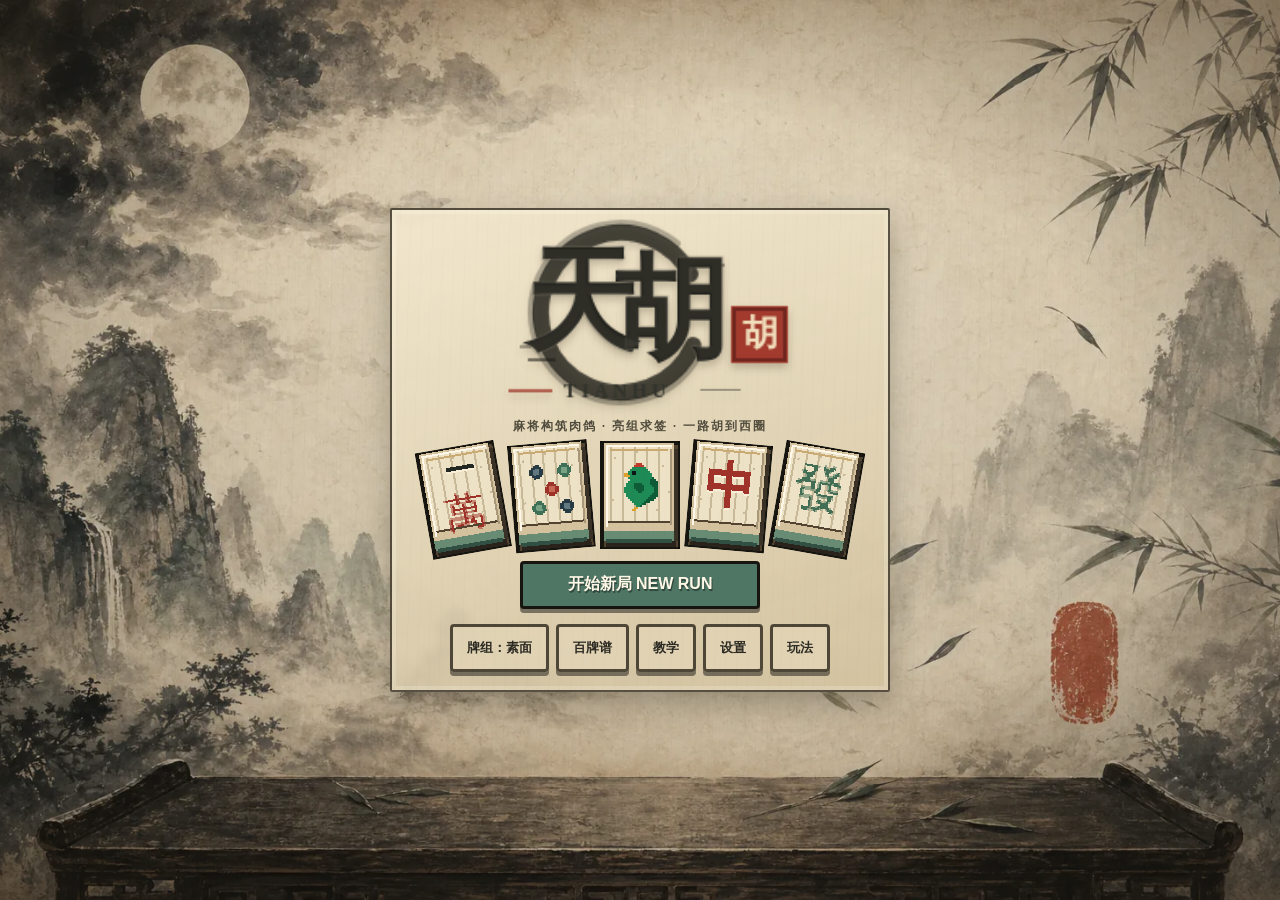
<file: index.html>
<!DOCTYPE html>
<html lang="zh-CN">
<head>
<meta charset="utf-8">
<meta name="viewport" content="width=device-width,initial-scale=1,viewport-fit=cover">
<title>天胡 TIANHU</title>
<link rel="preload" href="assets/art/ink-table-v1.webp" as="image" type="image/webp">
<link rel="preload" href="assets/art/ink-title-v1.webp" as="image" type="image/webp">
<link rel="preload" href="assets/art/charm-atlas-v1.webp" as="image" type="image/webp">
<link rel="preload" href="assets/art/general-atlas-v1.webp" as="image" type="image/webp">
<link rel="stylesheet" href="styles.css">
</head>
<body>
<!-- 背景 shader 画在最底层；拿不到 WebGL 就留空，body 的 CSS 渐变兜底 -->
<canvas id="backdrop" aria-hidden="true"></canvas>
<div id="app">
  <aside id="side" aria-label="牌局状态">
    <section class="panel" id="roundPanel" aria-label="关卡进度">
      <div class="rowFlex">
        <div id="roundChip">壹</div>
        <div class="grow">
          <div id="roundName" class="sh">试手局</div>
          <div id="roundMeta" class="lbl">第 1 副 / 共 3 副</div>
        </div>
      </div>
      <div id="targetBox">
        <div class="lbl">本关目标 TARGET</div>
        <div id="targetVal"></div>
        <div id="targetBar"><span id="targetFill"></span></div>
        <div id="pendingLine">待结算 0 金 · 三副过关才入账</div>
      </div>
    </section>

    <section class="panel dark" id="scorePanel" aria-label="当前牌势">
      <div id="handName" class="sh">尚未成牌</div>
      <div id="calcRow">
        <div class="calcBox" id="chipsBox">0</div>
        <div id="xSign">×</div>
        <div class="calcBox" id="multBox">1</div>
      </div>
      <div id="totalBox" class="sh">0</div>
    </section>

    <section class="panel deep" id="statPanel" aria-label="本副资源">
      <div class="statRow">
        <div class="stat"><div class="v" id="swapV">4</div><div class="n" id="swapLabel">换牌 SWAPS</div></div>
        <div class="stat"><div class="v" id="distV">2</div><div class="n">还差 TO HU</div></div>
        <div class="stat money"><div class="v" id="goldV">4</div><div class="n">金币 GOLD</div></div>
        <div class="stat"><div class="v" id="slotV">12金</div><div class="n" id="slotLabel">空位 6 SLOTS</div></div>
      </div>
      <button id="omenSlot" type="button" aria-label="待缘位为空">
        <span class="omenLabel">待缘位</span>
        <span id="omenName">空 · 延时奇缘会留在这里</span>
        <span id="omenTiming">下一次求签 · 一次</span>
      </button>
      <button id="passiveSummary" type="button" aria-label="本副签效为空">
        <span class="passiveGlyph" aria-hidden="true">签</span>
        <span class="passiveBody"><span id="passiveName">本副签效</span><span id="passiveCount">0 · 选中即生效</span></span>
      </button>
    </section>

    <section class="panel deep grow" id="buildPanel" aria-label="本局构筑">
      <div class="lbl">常驻构筑 BUILD</div>
      <div id="buildBar"></div>
      <!-- 摘要固定在面板底部，福将再多也不会把它挤出可视区 -->
      <div id="buildChips"></div>
      <div id="sideBtns">
        <button class="btn grey sm" id="btnHelp" type="button">玩法</button>
        <button class="btn grey sm" id="btnLibrary" type="button">百牌谱</button>
        <button class="btn grey sm" id="btnRestart" type="button">重开</button>
      </div>
    </section>
  </aside>

  <main id="main">
    <div id="slotBar" aria-label="签缘与三格锦囊"></div>

    <div id="table">
      <div id="tableMark" aria-hidden="true"><div class="mk">胡</div><div class="mk2">TIANHU</div></div>
      <div id="revealZone"></div>
      <div id="nextBox">
        <div class="lbl">下一张 NEXT</div>
        <div id="nextTile"></div>
        <div id="deckPile" title="牌堆"></div>
        <div id="wallCount" class="lbl">牌墙 0</div>
      </div>
      <div id="bossBanner" hidden></div>
      <div id="patternBanner" hidden></div>
      <!-- 拖拽时告诉玩家松手会发生什么 -->
      <div id="dropHint" hidden></div>
    </div>

    <!-- 操作栏在手牌上方：拖着牌往上走，第一个碰到的就是按钮 -->
    <div id="actionRow">
      <button class="btn play" id="btnSwap" type="button">换牌</button>
      <button class="btn green" id="btnReveal" type="button">亮组</button>
      <button class="btn gold" id="btnHu" type="button" hidden>胡牌 HU</button>
      <div id="actionHint" class="hintLine">点或拖起手牌都能出：拖到上面的按钮上松手即可</div>
    </div>

    <div id="handZone"></div>
  </main>

  <section id="draftLayer" role="dialog" aria-modal="true" aria-labelledby="draftTitle" hidden>
    <div id="draftPanel">
      <div id="draftTitle" class="sh">三签选一 · 只在本副生效</div>
      <div id="draftNotice" aria-live="polite" hidden></div>
      <div id="draftCards"></div>
      <div id="draftActions">
        <button class="btn grey" id="btnReroll" type="button" hidden>问签印 · 重抽</button>
      </div>
    </div>
  </section>
</div>

<div id="floatLayer" aria-hidden="true"></div>
<div id="tip" role="tooltip"></div>
<div id="toast" aria-live="polite"></div>
<script type="module" src="main.mjs"></script>
</body>
</html>
</file>
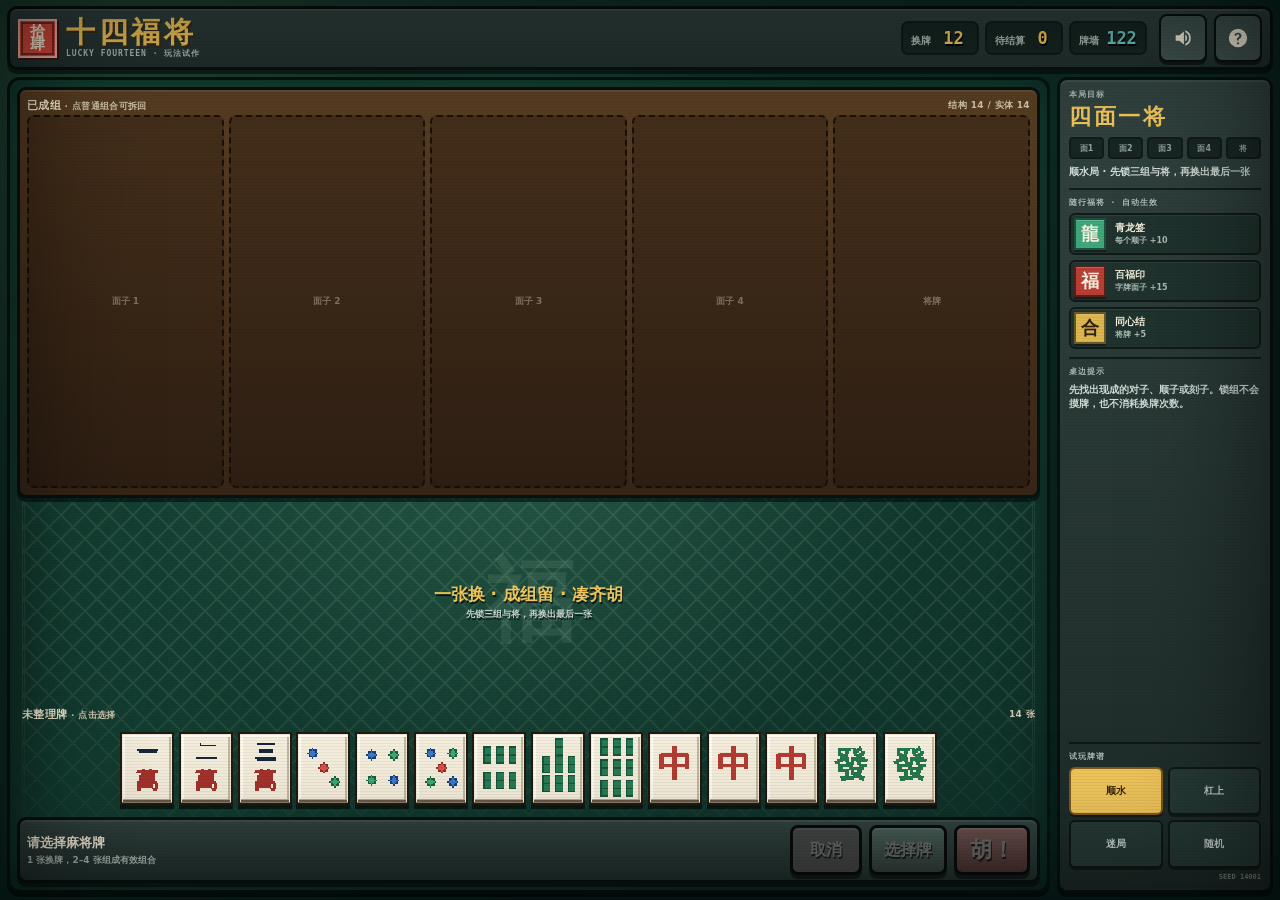
<file: prototype/progressive-meld-demo/index.html>
<!doctype html>
<html lang="zh-CN">
<head>
  <meta charset="utf-8">
  <meta name="viewport" content="width=device-width, initial-scale=1, viewport-fit=cover">
  <meta name="theme-color" content="#102f29">
  <title>十四福将 · 麻将构筑试作</title>
  <link rel="stylesheet" href="./styles.css">
</head>
<body>
  <div id="app">
    <header class="top-hud">
      <div class="brand" aria-label="十四福将，麻将构筑试作">
        <span class="brand-seal" aria-hidden="true">拾<br>肆</span>
        <span class="brand-copy">
          <strong>十四福将</strong>
          <small>LUCKY FOURTEEN · 玩法试作</small>
        </span>
      </div>

      <div class="hud-stats" aria-label="本局状态">
        <div class="hud-stat">
          <span>换牌</span>
          <strong id="swaps-value">12</strong>
        </div>
        <div class="hud-stat">
          <span>待结算</span>
          <strong id="chips-value">0</strong>
        </div>
        <div class="hud-stat hud-stat-quiet">
          <span>牌墙</span>
          <strong id="wall-value">122</strong>
        </div>
      </div>

      <div class="header-actions">
        <button class="icon-button" id="sound-button" type="button" aria-label="关闭声音" aria-pressed="true">
          <svg aria-hidden="true" viewBox="0 0 24 24"><path d="M4 9v6h4l5 4V5L8 9H4Zm12.5 3a4.5 4.5 0 0 0-2-4v8a4.5 4.5 0 0 0 2-4Zm-2-8.5v2.1a7 7 0 0 1 0 12.8v2.1a9 9 0 0 0 0-17Z"/></svg>
        </button>
        <button class="icon-button" id="help-button" type="button" aria-label="打开玩法说明">
          <svg aria-hidden="true" viewBox="0 0 24 24"><path d="M12 2a10 10 0 1 0 0 20 10 10 0 0 0 0-20Zm0 17a1.25 1.25 0 1 1 0-2.5A1.25 1.25 0 0 1 12 19Zm1.4-6.1c-.5.3-.65.55-.65 1.1v.6h-2v-.85c0-1.1.45-1.75 1.4-2.35.9-.55 1.35-1 1.35-1.75 0-.85-.65-1.4-1.6-1.4-1 0-1.7.55-2.15 1.45L8 8.7c.8-1.55 2.1-2.4 4-2.4 2.2 0 3.75 1.3 3.75 3.25 0 1.55-.75 2.45-2.35 3.35Z"/></svg>
        </button>
      </div>
    </header>

    <main class="game-layout">
      <section class="table-surface" aria-label="麻将牌桌">
        <div class="table-pattern" aria-hidden="true"></div>

        <section class="group-rack" aria-labelledby="group-title">
          <div class="section-heading">
            <span><b id="group-title">已成组</b> · 点普通组合可拆回</span>
            <span id="structure-count">结构 14 / 实体 14</span>
          </div>
          <div class="group-slots" id="group-slots"></div>
        </section>

        <div class="table-center" aria-live="polite">
          <div class="round-mark" aria-hidden="true">福</div>
          <div class="event-copy">
            <strong id="event-title">一张换 · 成组留 · 凑齐胡</strong>
            <span id="event-detail">先找出已经成形的对子、顺子或刻子</span>
          </div>
        </div>

        <section class="loose-zone" aria-labelledby="loose-title">
          <div class="section-heading loose-heading">
            <span><b id="loose-title">未整理牌</b> · 点击选择</span>
            <span id="loose-count">14 张</span>
          </div>
          <div class="loose-hand" id="loose-hand"></div>
        </section>

        <div class="action-dock">
          <div class="action-preview" aria-live="polite">
            <strong id="action-title">请选择麻将牌</strong>
            <span id="action-detail">1 张换牌，2–4 张组成有效组合</span>
          </div>
          <div class="action-buttons">
            <button class="game-button button-muted" id="clear-button" type="button">取消</button>
            <button class="game-button button-action" id="action-button" type="button" disabled>选择牌</button>
            <button class="game-button button-hu" id="hu-button" type="button" disabled>胡！</button>
          </div>
        </div>
      </section>

      <aside class="fortune-panel" aria-label="本局说明与福将">
        <section class="progress-panel">
          <div class="eyebrow">本局目标</div>
          <h2>四面一将</h2>
          <div class="goal-slots" id="goal-slots" aria-label="四个面子和一个将牌槽位"></div>
          <p id="scenario-copy">顺水局 · 先锁三组与将，再换出最后一张</p>
        </section>

        <section class="fortune-section">
          <div class="eyebrow">随行福将 · 自动生效</div>
          <div class="fortune-charms">
            <div class="fortune-charm charm-jade">
              <span class="charm-glyph">龍</span>
              <span><b>青龙签</b><small>每个顺子 +10</small></span>
            </div>
            <div class="fortune-charm charm-red">
              <span class="charm-glyph">福</span>
              <span><b>百福印</b><small>字牌面子 +15</small></span>
            </div>
            <div class="fortune-charm charm-gold">
              <span class="charm-glyph">合</span>
              <span><b>同心结</b><small>将牌 +5</small></span>
            </div>
          </div>
        </section>

        <section class="coach-panel">
          <div class="eyebrow">桌边提示</div>
          <p id="coach-copy">试着先锁定牌面里已经存在的组合。锁组不会补牌，也不会消耗换牌次数。</p>
        </section>

        <section class="scenario-section">
          <div class="eyebrow">试玩牌谱</div>
          <div class="scenario-buttons" id="scenario-buttons">
            <button type="button" data-scenario="simple">顺水</button>
            <button type="button" data-scenario="kong">杠上</button>
            <button type="button" data-scenario="ambiguous">迷局</button>
            <button type="button" data-scenario="random">随机</button>
          </div>
          <span class="seed-copy" id="seed-copy">SEED 14001</span>
        </section>
      </aside>
    </main>
  </div>

  <div class="toast-region" id="toast-region" aria-live="assertive" aria-atomic="true"></div>

  <dialog class="game-dialog result-dialog" id="result-dialog">
    <div class="dialog-frame">
      <div class="result-seal" aria-hidden="true">胡</div>
      <p class="eyebrow">十四张归位</p>
      <h2 id="result-title">普通胡</h2>
      <div class="result-equation">
        <span><small>筹码</small><b id="result-chips">0</b></span>
        <i>×</i>
        <span><small>胡牌倍率</small><b id="result-mult">4</b></span>
        <i>=</i>
        <span class="result-total"><small>本次得分</small><b id="result-total">0</b></span>
      </div>
      <div class="result-fortunes" id="result-fortunes"></div>
      <div class="dialog-actions">
        <button class="game-button button-muted" id="replay-button" type="button">再来一次</button>
        <button class="game-button button-action" id="next-scenario-button" type="button">试玩杠上局</button>
      </div>
    </div>
  </dialog>

  <dialog class="game-dialog" id="help-dialog">
    <div class="dialog-frame help-frame">
      <p class="eyebrow">玩法试作</p>
      <h2>一张换，成组留，凑齐胡</h2>
      <ol>
        <li><b>选 1 张：</b>弃掉并从牌墙摸一张。</li>
        <li><b>选 2 张相同：</b>放入唯一的将牌槽。</li>
        <li><b>选 3 张：</b>同花色连续为顺子，三张相同为刻子。</li>
        <li><b>选 4 张相同：</b>组成杠并补摸一张，不消耗换牌。</li>
        <li><b>四面一将归位：</b>“胡！”按钮点亮；未锁的组合不能跳过。</li>
      </ol>
      <p>普通组合可免费拆开。杠已经补牌，因此不能拆。本 Demo 暂不开放七对与十三幺。</p>
      <button class="game-button button-action" id="close-help-button" type="button">知道了</button>
    </div>
  </dialog>

  <script type="module" src="./ui/app.mjs"></script>
</body>
</html>
</file>
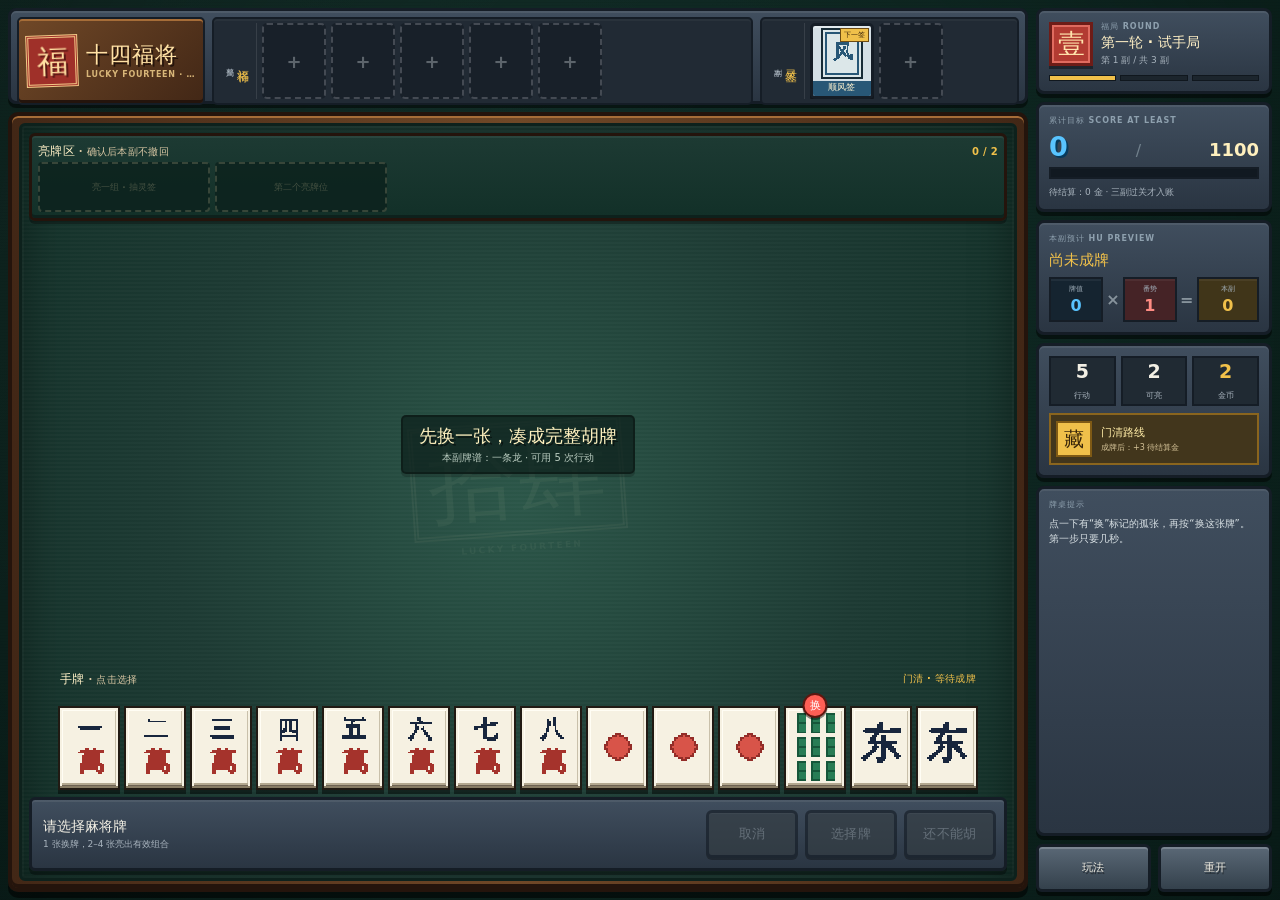
<file: prototype/v2-run-shop-demo/index.html>
<!doctype html>
<html lang="zh-CN">
<head>
  <meta charset="utf-8">
  <meta name="viewport" content="width=device-width, initial-scale=1, viewport-fit=cover">
  <meta name="theme-color" content="#102b25">
  <title>十四福将 · 门清与开运试作</title>
  <link rel="stylesheet" href="./styles.css">
</head>
<body>
  <div class="ambient-texture" aria-hidden="true"></div>

  <div id="app">
    <main class="game-main">
      <header class="fortune-shelf arcade-panel">
        <div class="brand-lockup" aria-label="十四福将，门清与开运试作">
          <span class="brand-seal" aria-hidden="true">福</span>
          <span class="brand-copy">
            <strong>十四福将</strong>
            <small>LUCKY FOURTEEN · V2 试作</small>
          </span>
        </div>

        <section class="card-rail" aria-label="整局福将">
          <span class="rail-label">福将<small>整局</small></span>
          <div class="mini-card-slots" id="guardian-slots"></div>
        </section>

        <section class="card-rail charm-rail" aria-label="本副灵签">
          <span class="rail-label">灵签<small>本副</small></span>
          <div class="mini-card-slots" id="charm-slots"></div>
        </section>

        <div class="compact-hud" aria-label="紧凑状态">
          <span><small>副</small><b id="compact-hand">1/3</b></span>
          <span><small>分</small><b id="compact-score">0</b></span>
          <span><small>金</small><b id="compact-coins">2</b></span>
        </div>
      </header>

      <section class="table-frame" aria-label="麻将牌桌">
        <div class="felt-table">
          <div class="felt-watermark" aria-hidden="true">
            <span>拾肆</span>
            <small>LUCKY FOURTEEN</small>
          </div>

          <section class="reveal-rack" aria-labelledby="reveal-heading">
            <div class="rack-heading">
              <span><b id="reveal-heading">亮牌区</b> · 确认后本副不撤回</span>
              <span id="reveal-counter">0 / 2</span>
            </div>
            <div class="revealed-groups" id="revealed-groups"></div>
          </section>

          <div class="table-message" aria-live="polite">
            <strong id="event-title">先换一张，凑成完整胡牌</strong>
            <span id="event-detail">牌型合法后，可以门清胡，也可以亮牌开运</span>
          </div>

          <section class="hand-section" aria-labelledby="hand-heading">
            <div class="hand-heading">
              <span><b id="hand-heading">手牌</b> · 点击选择</span>
              <span id="hand-route">等待成牌</span>
            </div>
            <div class="hand-zone" id="hand-zone"></div>
          </section>

          <footer class="action-console">
            <div class="selection-readout" aria-live="polite">
              <strong id="selection-title">请选择麻将牌</strong>
              <span id="selection-detail">1 张换牌，2–4 张亮出有效组合</span>
            </div>
            <div class="action-buttons">
              <button class="arcade-button button-slate" id="clear-button" type="button" disabled>取消</button>
              <button class="arcade-button button-blue" id="action-button" type="button" disabled>选择牌</button>
              <button class="arcade-button button-gold" id="hu-button" type="button" disabled>胡！</button>
            </div>
          </footer>
        </div>
      </section>
    </main>

    <aside class="hud-cabinet" aria-label="本轮状态">
      <section class="arcade-panel round-panel">
        <div class="round-chip" id="round-chip">壹</div>
        <div class="round-copy">
          <span class="eyebrow">福局 ROUND</span>
          <strong id="round-name">第一轮 · 试手</strong>
          <small id="hand-progress-label">第 1 副 / 共 3 副</small>
        </div>
        <div class="hand-pips" id="hand-pips" aria-label="三副牌进度"></div>
      </section>

      <section class="arcade-panel target-panel">
        <span class="eyebrow">累计目标 SCORE AT LEAST</span>
        <div class="target-number"><b id="round-score">0</b><i>/</i><strong id="round-target">1100</strong></div>
        <div class="pixel-meter"><span id="score-meter"></span></div>
        <small id="target-hint">三副牌全部胡牌后结算</small>
      </section>

      <section class="arcade-panel score-panel">
        <span class="eyebrow">本副预计 HU PREVIEW</span>
        <strong id="hu-name">尚未成牌</strong>
        <div class="score-equation">
          <span class="score-box"><small>牌值</small><b id="base-score">0</b></span>
          <i>×</i>
          <span class="mult-box"><small>番势</small><b id="score-mult">1</b></span>
          <i>=</i>
          <span class="total-box"><small>本副</small><b id="hand-score">0</b></span>
        </div>
      </section>

      <section class="arcade-panel resource-panel">
        <div class="resource-grid">
          <span><b id="actions-left">5</b><small>行动</small></span>
          <span><b id="reveals-left">2</b><small>可亮</small></span>
          <span class="coin-stat"><b id="coin-total">2</b><small>金币</small></span>
        </div>
        <div class="route-badge is-clean" id="route-badge">
          <span class="route-icon">藏</span>
          <span><b>门清路线</b><small>现在胡：待得 3 金币</small></span>
        </div>
      </section>

      <section class="arcade-panel coach-panel">
        <span class="eyebrow">牌桌提示</span>
        <p id="coach-copy">先换掉孤张。成牌后，一组不亮直接胡，可以拿到 3 枚金币。</p>
      </section>

      <div class="cabinet-actions">
        <button class="arcade-button button-slate button-small" id="help-button" type="button">玩法</button>
        <button class="arcade-button button-slate button-small" id="restart-button" type="button">重开</button>
      </div>
    </aside>
  </div>

  <div class="toast-stack" id="toast-stack" aria-live="assertive" aria-atomic="true"></div>

  <dialog class="game-dialog" id="hand-result-dialog">
    <div class="dialog-shell result-shell">
      <div class="hu-seal" aria-hidden="true">胡</div>
      <span class="eyebrow">本副结算</span>
      <h2 id="result-hand-name">屁胡</h2>
      <div class="result-score" id="result-score">0</div>
      <div class="result-breakdown" id="result-breakdown"></div>
      <div class="reward-strip">
        <span><small>路线</small><b id="result-route">门清</b></span>
        <span><small>待结算金币</small><b id="result-coins">+3</b></span>
        <span><small>轮内累计</small><b id="result-round-score">0</b></span>
      </div>
      <button class="arcade-button button-blue" id="next-hand-button" type="button">下一副 2/3</button>
    </div>
  </dialog>

  <dialog class="game-dialog" id="shop-dialog">
    <div class="dialog-shell shop-shell">
      <header class="shop-header">
        <div>
          <span class="eyebrow">三副过关 · SHOP</span>
          <h2>百宝阁</h2>
          <p>选一位福将，整局持续生效</p>
        </div>
        <div class="shop-wallet"><small>现有金币</small><b id="shop-coins">0</b></div>
      </header>
      <section class="owned-shelf">
        <span class="eyebrow">随行福将</span>
        <div id="shop-owned"></div>
      </section>
      <section class="shop-grid" id="shop-grid" aria-label="福将商品"></section>
      <footer class="shop-footer">
        <span id="shop-message">点击卡牌购买；本 Demo 不刷新、不出售</span>
        <button class="arcade-button button-gold" id="leave-shop-button" type="button" disabled>进入第二轮</button>
      </footer>
    </div>
  </dialog>

  <dialog class="game-dialog" id="round-fail-dialog">
    <div class="dialog-shell fail-shell">
      <div class="fail-mark" aria-hidden="true">散</div>
      <h2>本轮未过</h2>
      <p id="fail-copy">行动耗尽或累计分不足，本轮待结算金币已经作废。</p>
      <button class="arcade-button button-red" id="retry-round-button" type="button">重试本轮</button>
    </div>
  </dialog>

  <dialog class="game-dialog" id="run-summary-dialog">
    <div class="dialog-shell summary-shell">
      <div class="hu-seal" aria-hidden="true">成</div>
      <span class="eyebrow">V2 试玩完成</span>
      <h2>门清还是开运？</h2>
      <div class="summary-stats" id="summary-stats"></div>
      <p>请记住你最想选的路线，以及哪一次灵签或福将触发最有感觉。</p>
      <button class="arcade-button button-blue" id="replay-run-button" type="button">重新试玩</button>
    </div>
  </dialog>

  <dialog class="game-dialog" id="help-dialog">
    <div class="dialog-shell help-shell">
      <span class="eyebrow">玩法说明</span>
      <h2>门清拿钱 · 亮牌开运</h2>
      <ol>
        <li><b>选 1 张：</b>换掉并从牌墙摸一张，消耗一次行动。</li>
        <li><b>选 2–4 张：</b>亮出对子、顺子、刻子或杠，抽一张本副灵签。</li>
        <li><b>牌型合法：</b>可以随时胡；未亮组合会在结算时自动计算基础分。</li>
        <li><b>完全门清：</b>胡牌获得 3 金币；亮一组得 1 金，亮两组不再得金。</li>
        <li><b>三副之后：</b>金币在百宝阁购买整局生效的福将。</li>
      </ol>
      <p>本切片支持普通胡、七对、碰碰胡、清一色、一条龙、大三元与大四喜。</p>
      <button class="arcade-button button-blue" id="close-help-button" type="button">知道了</button>
    </div>
  </dialog>

  <script type="module" src="./ui/app.mjs"></script>
</body>
</html>
</file>
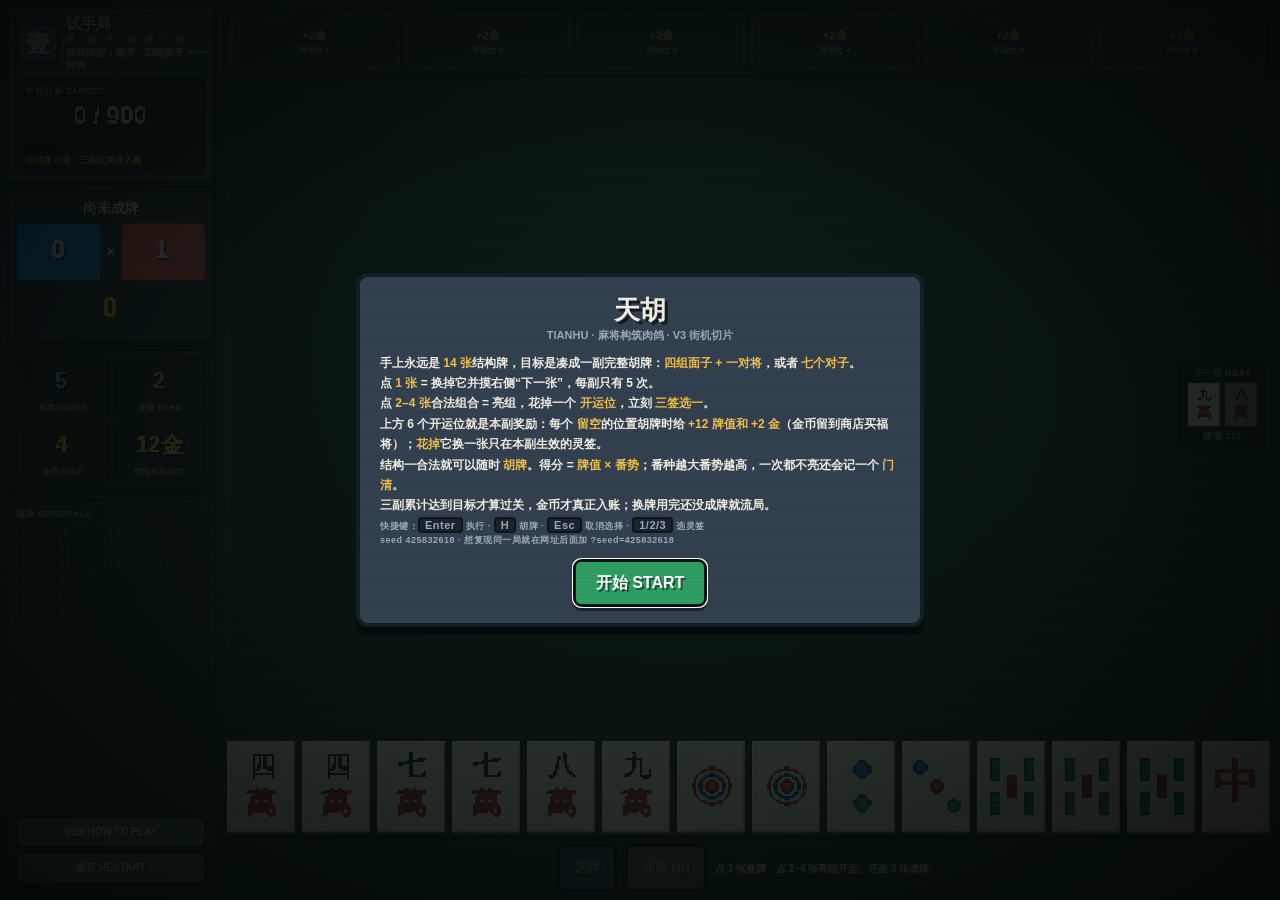
<file: prototype/v3-arcade-demo/index.html>
<!DOCTYPE html>
<html lang="zh-CN">
<head>
<meta charset="utf-8">
<meta name="viewport" content="width=device-width,initial-scale=1,viewport-fit=cover">
<title>天胡 TIANHU · 街机切片 V3</title>
<link rel="stylesheet" href="styles.css">
</head>
<body>
<div id="app">
  <aside id="side">
    <div class="panel" id="roundPanel">
      <div class="rowFlex">
        <div id="roundChip">壹</div>
        <div class="grow">
          <div id="roundName" class="sh">试手局</div>
          <div id="roundMeta" class="lbl">第 1 副 / 共 3 副</div>
          <div id="flavorHint" class="hintLine">目标牌型：散手</div>
        </div>
      </div>
      <div id="targetBox">
        <div class="lbl">本轮目标 TARGET</div>
        <div id="targetVal"></div>
        <div id="targetBar"><span id="targetFill"></span></div>
        <div id="pendingLine">待结算 0 金 · 三副过关才入账</div>
      </div>
    </div>

    <div class="panel dark" id="scorePanel">
      <div id="handName" class="sh">尚未成牌</div>
      <div id="calcRow">
        <div class="calcBox" id="chipsBox">0</div>
        <div id="xSign">×</div>
        <div class="calcBox" id="multBox">1</div>
      </div>
      <div id="totalBox" class="sh">0</div>
    </div>

    <div class="panel deep" id="statPanel">
      <div class="statRow">
        <div class="stat"><div class="v" id="swapV">5</div><div class="n">换牌 SWAPS</div></div>
        <div class="stat"><div class="v" id="distV">2</div><div class="n">还差 TO HU</div></div>
        <div class="stat money"><div class="v" id="goldV">4</div><div class="n">金币 GOLD</div></div>
        <div class="stat"><div class="v" id="slotV">12金</div><div class="n" id="slotLabel">空位 6 SLOTS</div></div>
      </div>
    </div>

    <div class="panel deep grow" id="generalPanel">
      <div class="lbl">福将 GENERALS</div>
      <div id="generalBar"></div>
      <div id="sideBtns">
        <button class="btn grey sm" id="btnHelp">玩法 HOW TO PLAY</button>
        <button class="btn grey sm" id="btnRestart">重开 RESTART</button>
      </div>
    </div>
  </aside>

  <main id="main">
    <div id="slotBar" aria-label="开运位"></div>

    <div id="table">
      <div id="tableMark"><div class="mk">胡</div><div class="mk2">TIANHU</div></div>
      <div id="revealZone"></div>
      <div id="nextBox">
        <div class="lbl">下一张 NEXT</div>
        <div id="nextTile"></div>
        <div id="wallCount" class="lbl">牌墙 0</div>
      </div>
      <div id="draftLayer" hidden>
        <div id="draftTitle" class="sh">三签选一 · 只在本副生效</div>
        <div id="draftCards"></div>
      </div>
    </div>

    <div id="handZone"></div>

    <div id="actionRow">
      <button class="btn play" id="btnAct">选牌</button>
      <button class="btn gold" id="btnHu">胡牌 HU</button>
      <div id="actionHint" class="hintLine">点 1 张换牌，点 2–4 张亮组开运</div>
    </div>
  </main>
</div>

<div id="tip"></div>
<div id="toast"></div>
<script type="module" src="ui/app.mjs"></script>
</body>
</html>
</file>
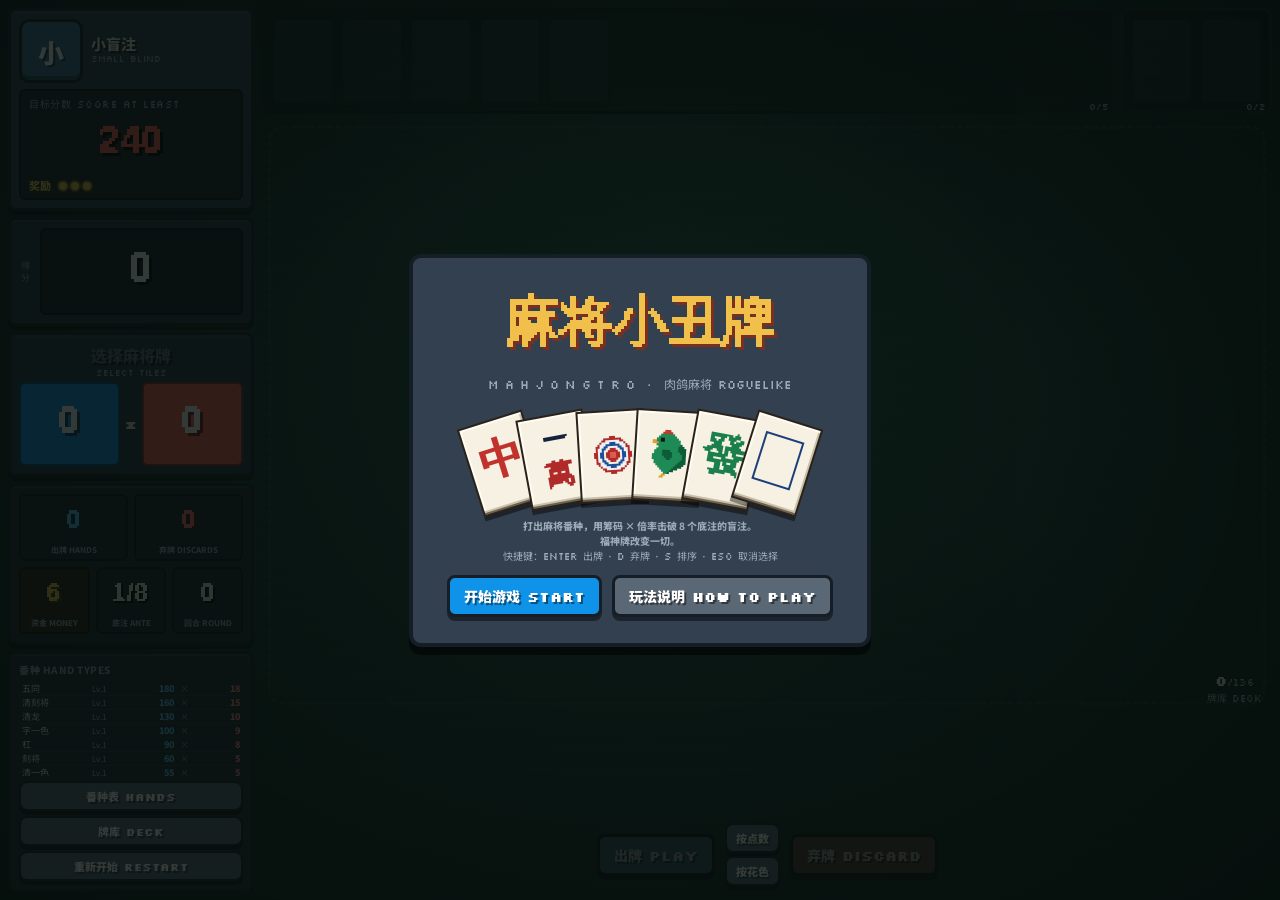
<file: prototype/legacy-demo.html>
<!DOCTYPE html>
<html lang="zh-CN">
<head>
<meta charset="utf-8">
<meta name="viewport" content="width=device-width,initial-scale=1">
<title>麻将小丑牌 MAHJONGTRO</title>
<link rel="preconnect" href="https://fonts.googleapis.com">
<link rel="preconnect" href="https://fonts.gstatic.com" crossorigin>
<link href="https://fonts.googleapis.com/css2?family=Silkscreen:wght@400;700&family=Noto+Sans+SC:wght@700;900&display=swap" rel="stylesheet">
<style>
/* =========================================================
   麻将小丑牌 — 样式 (小丑牌 Balatro 风格)
   ========================================================= */
:root{
  --bg1:#1d3a33; --bg2:#123028;
  --panel:#33404f; --panel2:#2a3542; --panel3:#404e5e;
  --edge:#151d26;
  --chip:#0e93e8; --chipL:#59c4ff;
  --mult:#fe5f55; --multL:#ff8b83;
  --gold:#f0c04a; --goldD:#c99527;
  --txt:#f2efe4; --dim:#9daab8;
  --red:#e0453a; --green:#3fae74; --blue:#4a90d9; --purple:#a06bd6;
  --tile-w:62px; --tile-h:84px;
}
*{box-sizing:border-box;margin:0;padding:0;}
html,body{height:100%;}
body{
  background:
    radial-gradient(circle at 50% 40%, #2b5648 0%, var(--bg1) 45%, var(--bg2) 100%);
  font-family:'Silkscreen','Noto Sans SC','PingFang SC','Hiragino Sans GB','Microsoft YaHei',sans-serif;
  color:var(--txt);
  overflow:hidden;
  user-select:none;
  -webkit-font-smoothing:none;
  image-rendering:pixelated;
}
body::before{
  content:'';position:fixed;inset:0;pointer-events:none;z-index:0;
  background:
    repeating-linear-gradient(0deg, rgba(0,0,0,.10) 0px, rgba(0,0,0,.10) 1px, transparent 1px, transparent 3px);
  opacity:.5;
}
body::after{
  content:'';position:fixed;inset:0;pointer-events:none;z-index:1;
  background:radial-gradient(ellipse at center, transparent 45%, rgba(0,0,0,.55) 100%);
}
canvas.pxc{image-rendering:pixelated;image-rendering:crisp-edges;display:block;}

/* ---------- 布局 ---------- */
#app{position:relative;z-index:2;display:flex;height:100vh;width:100vw;padding:8px;gap:8px;}
#side{width:246px;flex:0 0 246px;display:flex;flex-direction:column;gap:6px;min-height:0;overflow:hidden;}
#main{flex:1;display:flex;flex-direction:column;gap:6px;min-width:0;}

.panel{
  background:var(--panel);border:3px solid var(--edge);border-radius:8px;
  box-shadow:0 4px 0 rgba(0,0,0,.45), inset 0 2px 0 rgba(255,255,255,.07);
  padding:8px;
}
.panel.dark{background:var(--panel2);}
.panel.deep{background:#212a34;}

.lbl{font-size:10px;letter-spacing:.5px;color:var(--dim);text-transform:uppercase;}
.cn{font-family:'Noto Sans SC','PingFang SC','Microsoft YaHei',sans-serif;font-weight:800;}
.sh{text-shadow:2px 2px 0 rgba(0,0,0,.6);}

/* ---------- 盲注信息 ---------- */
#blindInfo{display:flex;gap:8px;align-items:center;}
#blindChip{
  width:64px;height:64px;flex:0 0 64px;border-radius:10px;display:flex;align-items:center;justify-content:center;
  border:3px solid var(--edge);box-shadow:inset 0 -4px 0 rgba(0,0,0,.3);
  font-size:26px;font-weight:900;font-family:'Noto Sans SC',sans-serif;color:#fff;text-shadow:2px 2px 0 rgba(0,0,0,.5);
}
#blindMeta{flex:1;min-width:0;}
#blindName{font-size:15px;font-weight:900;line-height:1.15;}
#blindNameEn{font-size:9px;color:var(--dim);}
#blindDesc{font-size:10px;color:#ffd7a0;line-height:1.3;margin-top:3px;}
#targetBox{margin-top:6px;background:#1b232c;border-radius:6px;padding:5px 8px;border:2px solid #10161d;}
#targetVal{min-height:26px;display:flex;align-items:center;}
#rewardVal{color:var(--gold);font-size:11px;font-weight:900;}

/* ---------- 分数 ---------- */
#roundScoreBox{display:flex;align-items:center;gap:8px;}
#roundScoreBox .lbl{writing-mode:vertical-rl;text-orientation:upright;font-size:9px;letter-spacing:2px;}
#roundScore{
  flex:1;min-width:0;background:#151d26;border-radius:6px;padding:7px 6px;text-align:center;
  border:2px solid #0c1218;display:flex;align-items:center;justify-content:center;min-height:42px;
}

/* ---------- 计分显示 ---------- */
#scoreArea{background:var(--panel2);}
#handName{text-align:center;font-size:16px;font-weight:900;min-height:20px;}
#handNameEn{text-align:center;font-size:9px;color:var(--dim);min-height:11px;margin-bottom:4px;}
#handLevel{display:inline-block;background:#5b4a8a;color:#e6d9ff;font-size:9px;padding:1px 5px;border-radius:3px;margin-left:4px;vertical-align:middle;}
#calcRow{display:flex;align-items:stretch;gap:4px;margin-top:2px;}
.calcBox{
  flex:1;min-width:0;border-radius:6px;padding:7px 3px;text-align:center;
  border:2px solid rgba(0,0,0,.45);overflow:hidden;display:flex;align-items:center;justify-content:center;min-height:38px;
}
#chipsBox{background:var(--chip);}
#multBox{background:var(--mult);}
#xSign{align-self:center;font-size:18px;font-weight:900;color:#e7e0cf;}
.pulse{animation:pulse .28s ease-out;}
@keyframes pulse{0%{transform:scale(1);}40%{transform:scale(1.16);}100%{transform:scale(1);}}

/* ---------- 状态栏 ---------- */
#statRow{display:flex;gap:6px;}
.stat{flex:1;background:#1b232c;border:2px solid #10161d;border-radius:6px;text-align:center;padding:4px 2px;}
.stat .v{min-height:24px;display:flex;align-items:center;justify-content:center;}
.stat .n{font-size:8px;color:var(--dim);}
#handsV{color:var(--chipL);} #discV{color:var(--red);}
#moneyBox{background:#2b2416;border-color:#171208;}
#moneyV{}
#anteRow{display:flex;gap:6px;}

/* ---------- 福神 / 消耗 ---------- */
#topRow{display:flex;gap:6px;}
#jokerBar,#consBar{
  display:flex;gap:5px;align-items:center;min-height:96px;padding:6px;
  background:rgba(0,0,0,.22);border:3px solid var(--edge);border-radius:8px;
}
#jokerBar{flex:1;}
#consBar{flex:0 0 auto;}
.slotCount{font-size:9px;color:var(--dim);position:absolute;right:6px;bottom:2px;}
.barWrap{position:relative;}

.jcard{
  width:64px;height:88px;border-radius:7px;border:3px solid var(--edge);
  background:linear-gradient(180deg,#4a5a6b,#3a4653);
  display:flex;flex-direction:column;align-items:center;justify-content:flex-start;
  padding:4px 2px;cursor:pointer;position:relative;flex:0 0 auto;
  box-shadow:0 3px 0 rgba(0,0,0,.4);
  transition:transform .12s ease, box-shadow .12s ease;
}
.jcard:hover{transform:translateY(-8px) rotate(-2deg);box-shadow:0 9px 0 rgba(0,0,0,.4);z-index:20;}
.jcard .icon{margin-top:2px;}
.jcard .jn{font-size:8px;text-align:center;line-height:1.1;margin-top:3px;font-weight:800;
  font-family:'Noto Sans SC',sans-serif;padding:0 1px;}
.jcard.r-common{background:linear-gradient(180deg,#4d6a8e,#38516d);}
.jcard.r-uncommon{background:linear-gradient(180deg,#3f7d63,#2c5c48);}
.jcard.r-rare{background:linear-gradient(180deg,#8e4b47,#6b3532);}
.jcard.r-legendary{background:linear-gradient(180deg,#6d4b96,#4c3370);}
.jcard.k-manual{background:linear-gradient(180deg,#6a5c8e,#4b406b);}
.jcard.k-destiny{background:linear-gradient(180deg,#8a6a3e,#63492a);}
.jcard.k-voucher{background:linear-gradient(180deg,#3f6f8e,#2c516b);}
.jcard.k-pack{background:linear-gradient(180deg,#8a4a6d,#63314d);}
.jcard.sel{outline:3px solid var(--gold);outline-offset:1px;transform:translateY(-8px);}
.jcard .price, .bigCard .price{
  position:absolute;top:-9px;left:50%;transform:translateX(-50%);
  background:var(--gold);color:#3a2c06;font-size:10px;font-weight:900;padding:0 5px;border-radius:4px;
  border:2px solid #0f1319;
}
.jcard .dyn{font-size:7px;color:#ffe9a8;text-align:center;line-height:1.05;margin-top:2px;font-family:'Noto Sans SC',sans-serif;}
.jcard.trig{animation:trig .35s ease;}
@keyframes trig{0%{transform:translateY(0) scale(1);}35%{transform:translateY(-16px) scale(1.12);}100%{transform:translateY(0) scale(1);}}

/* ---------- 出牌区 ---------- */
#playArea{
  flex:1;display:flex;align-items:center;justify-content:center;position:relative;min-height:0;
  background:radial-gradient(ellipse at 50% 45%, rgba(90,175,140,.16) 0%, rgba(0,0,0,0) 62%);
  border-radius:14px;
}
#playArea::before{
  content:'';position:absolute;inset:6px;border:3px dashed rgba(255,255,255,.06);border-radius:14px;pointer-events:none;
}
#playedZone{display:flex;gap:8px;align-items:flex-end;justify-content:center;min-height:138px;flex-wrap:wrap;position:relative;z-index:2;}
#tableMark{position:absolute;inset:0;display:flex;flex-direction:column;align-items:center;justify-content:center;
  opacity:.10;pointer-events:none;z-index:1;gap:6px;}
#tableMark .mk{font-family:'Noto Sans SC',sans-serif;font-weight:900;font-size:150px;line-height:1;color:#eafff4;}
#tableMark .mk2{font-family:'Noto Sans SC',sans-serif;font-weight:900;font-size:20px;letter-spacing:8px;color:#eafff4;}
#handZone{display:flex;justify-content:center;align-items:flex-end;gap:4px;padding:10px 4px 6px;flex-wrap:wrap;min-height:100px;}

.tile{
  position:relative;flex:0 0 auto;cursor:pointer;
  transition:transform .13s cubic-bezier(.34,1.56,.64,1), filter .13s;
  filter:drop-shadow(0 4px 0 rgba(0,0,0,.45));
}
.tile:hover{transform:translateY(-10px) scale(1.04);z-index:10;}
.tile.sel{transform:translateY(-28px);}
.tile.sel:hover{transform:translateY(-32px) scale(1.04);}
.tile.debuff{filter:drop-shadow(0 4px 0 rgba(0,0,0,.45)) grayscale(.85) brightness(.7);}
.tile.debuff::after{
  content:'';position:absolute;inset:0;background:rgba(180,20,20,.28);border-radius:5px;pointer-events:none;
}
.tile .enhTag{
  position:absolute;top:-7px;right:-5px;font-size:12px;font-weight:900;width:20px;height:20px;line-height:17px;
  text-align:center;border-radius:5px;border:2px solid #0f1319;color:#171008;
  font-family:'Noto Sans SC',sans-serif;box-shadow:0 2px 0 rgba(0,0,0,.5);
}
.tile.scoring{animation:score .38s ease;}
@keyframes score{0%{transform:translateY(0);}40%{transform:translateY(-26px) scale(1.1);}100%{transform:translateY(0);}}

.float{
  position:absolute;font-size:15px;font-weight:900;pointer-events:none;z-index:50;white-space:nowrap;
  text-shadow:2px 2px 0 rgba(0,0,0,.7);animation:floatUp .85s ease-out forwards;
  font-family:'Noto Sans SC',sans-serif;
}
@keyframes floatUp{0%{opacity:0;transform:translateY(6px) scale(.7);}
 18%{opacity:1;transform:translateY(-6px) scale(1.15);}
 70%{opacity:1;transform:translateY(-24px) scale(1);}
 100%{opacity:0;transform:translateY(-40px) scale(.9);}}

/* ---------- 按钮 ---------- */
.btn{
  font-family:inherit;font-weight:900;border:3px solid var(--edge);border-radius:8px;cursor:pointer;
  color:#fff;text-shadow:2px 2px 0 rgba(0,0,0,.45);padding:8px 14px;font-size:14px;
  box-shadow:0 4px 0 rgba(0,0,0,.45);transition:transform .08s, box-shadow .08s, filter .12s;
}
.btn:hover{filter:brightness(1.12);}
.btn:active{transform:translateY(3px);box-shadow:0 1px 0 rgba(0,0,0,.45);}
.btn:disabled{filter:grayscale(.7) brightness(.6);cursor:default;}
.btn.play{background:var(--chip);} .btn.disc{background:var(--red);}
.btn.gold{background:var(--goldD);} .btn.grey{background:#5a6775;}
.btn.green{background:#2f9e63;} .btn.purple{background:#7b52b5;}
.btn.sm{font-size:11px;padding:5px 9px;border-width:2px;}

#actionRow{display:flex;align-items:center;justify-content:center;gap:10px;padding-bottom:6px;}
#sortBtns{display:flex;flex-direction:column;gap:3px;}
#deckInfo{position:absolute;right:10px;bottom:6px;text-align:center;font-size:10px;color:var(--dim);}
#deckInfo b{color:var(--txt);font-size:14px;}

/* ---------- 屏幕/弹窗 ---------- */
.screen{
  position:fixed;inset:0;z-index:60;display:flex;align-items:center;justify-content:center;flex-direction:column;
  background:rgba(6,14,12,.82);gap:14px;padding:20px;
}
.screenBox{
  background:var(--panel);border:4px solid var(--edge);border-radius:12px;padding:18px 22px;
  box-shadow:0 8px 0 rgba(0,0,0,.5);max-width:min(920px,94vw);max-height:92vh;overflow:auto;
}
.title{font-size:30px;font-weight:900;text-align:center;text-shadow:3px 3px 0 rgba(0,0,0,.6);}
.subtitle{font-size:12px;color:var(--dim);text-align:center;margin-bottom:10px;}

/* 盲注选择 */
#blindPick{display:flex;gap:14px;justify-content:center;align-items:stretch;flex-wrap:wrap;}
.blindCard{
  width:210px;background:var(--panel);border:4px solid var(--edge);border-radius:10px;padding:12px;
  display:flex;flex-direction:column;align-items:center;gap:6px;box-shadow:0 6px 0 rgba(0,0,0,.45);
  transition:transform .15s;
}
.blindCard.cur{transform:translateY(-10px);border-color:var(--gold);}
.blindCard.done{filter:grayscale(.7) brightness(.62);}
.blindCard .bigChip{width:76px;height:76px;border-radius:12px;display:flex;align-items:center;justify-content:center;
  font-size:34px;font-weight:900;border:3px solid var(--edge);font-family:'Noto Sans SC',sans-serif;
  text-shadow:2px 2px 0 rgba(0,0,0,.5);}
.blindCard h3{font-size:16px;}
.blindCard .tgt{font-size:11px;color:var(--dim);}
.blindCard .tgtv{font-size:22px;color:var(--red);font-weight:900;}
.blindCard .rw{font-size:12px;color:var(--gold);}
.blindCard .bd{font-size:10px;color:#ffd7a0;text-align:center;min-height:26px;line-height:1.3;}

/* 商店 */
#shopGrid{display:flex;gap:10px;flex-wrap:wrap;justify-content:center;}
.shopSlot{display:flex;flex-direction:column;align-items:center;gap:5px;}
.shopSection{background:rgba(0,0,0,.25);border:3px solid var(--edge);border-radius:8px;padding:10px;}
.bigCard{
  width:104px;height:156px;border-radius:9px;border:3px solid var(--edge);
  display:flex;flex-direction:column;align-items:center;padding:6px 4px;position:relative;cursor:pointer;
  box-shadow:0 4px 0 rgba(0,0,0,.4);transition:transform .12s;
}
.bigCard:hover{transform:translateY(-6px);}
.bigCard .bn{font-size:10px;max-height:26px;overflow:hidden;font-weight:900;text-align:center;margin-top:4px;font-family:'Noto Sans SC',sans-serif;line-height:1.15;}
.bigCard .bd2{font-size:8px;text-align:center;color:#e4e0d2;line-height:1.25;margin-top:3px;font-family:'Noto Sans SC',sans-serif;
  max-height:52px;overflow:hidden;padding:0 2px;}
.bigCard .rar{position:absolute;bottom:2px;font-size:7px;color:#0006;background:#ffffff88;padding:0 4px;border-radius:3px;}

/* 提示框 */
#tip{
  position:fixed;z-index:200;pointer-events:none;max-width:240px;background:#12181f;color:var(--txt);
  border:3px solid #000;border-radius:8px;padding:7px 9px;font-size:11px;line-height:1.35;
  box-shadow:0 5px 0 rgba(0,0,0,.5);display:none;font-family:'Noto Sans SC',sans-serif;
}
#tip .tn{font-size:13px;font-weight:900;margin-bottom:3px;}
#tip .te{font-size:9px;color:var(--dim);margin-bottom:4px;}
#tip .td{color:#ffe9a8;}
#tip .td2{color:#9fd8ff;font-size:10px;margin-top:3px;}

/* 番种表 */
#miniHands{font-size:9px;width:100%;border-collapse:collapse;font-family:'Noto Sans SC',sans-serif;}
#miniHands td{padding:0 3px;line-height:1.45;border-bottom:1px solid #ffffff10;white-space:nowrap;}
#miniHands tr.act{background:#ffffff14;}
#miniHands .c{color:var(--chipL);font-weight:900;text-align:right;}
#miniHands .m{color:var(--multL);font-weight:900;text-align:right;}
#miniHands .l{color:#c9a6ff;font-size:8px;}
#handTable{width:100%;border-collapse:collapse;font-size:11px;}
#handTable td{padding:3px 6px;border-bottom:1px solid #ffffff14;}
#handTable .hc{color:var(--chipL);font-weight:900;}
#handTable .hm{color:var(--multL);font-weight:900;}
#handTable .lv{color:#c9a6ff;font-size:9px;}

.rowBtns{display:flex;gap:10px;justify-content:center;margin-top:12px;flex-wrap:wrap;}
.moneyLine{display:flex;justify-content:space-between;gap:20px;font-size:13px;padding:3px 0;}
.moneyLine .m{color:var(--gold);font-weight:900;}
.coin{display:inline-block;width:12px;height:12px;background:var(--gold);border:2px solid #7a5c10;border-radius:50%;vertical-align:-2px;}

#toast{position:fixed;top:12px;left:50%;transform:translateX(-50%);z-index:300;display:flex;flex-direction:column;gap:5px;align-items:center;pointer-events:none;}
.toastItem{background:#12181f;border:3px solid #000;border-radius:8px;padding:6px 12px;font-size:12px;font-weight:900;
  box-shadow:0 4px 0 rgba(0,0,0,.5);animation:tin .3s ease, tout .3s ease 1.8s forwards;font-family:'Noto Sans SC',sans-serif;}
@keyframes tin{from{opacity:0;transform:translateY(-14px);}to{opacity:1;transform:none;}}
@keyframes tout{to{opacity:0;transform:translateY(-14px);}}

.hint{font-size:10px;color:var(--dim);text-align:center;}
.scrollY{overflow-y:auto;}
::-webkit-scrollbar{width:9px;height:9px;}
::-webkit-scrollbar-track{background:#1a222b;}
::-webkit-scrollbar-thumb{background:#4d5b6b;border:2px solid #1a222b;border-radius:4px;}

@media (max-width:1180px){
  #side{width:206px;flex:0 0 206px;}
  #blindChip{width:52px;height:52px;flex:0 0 52px;font-size:22px;}
  .jcard{width:58px;height:80px;}
  #jokerBar,#consBar{min-height:88px;}
}
@media (max-height:820px){
  .panel{padding:6px;}
  #app{padding:6px;gap:6px;}
  #side{gap:5px;}
  #blindChip{width:52px;height:52px;flex:0 0 52px;font-size:22px;}
  #jokerBar,#consBar{min-height:84px;}
  .jcard{width:58px;height:78px;}
  #playedZone{min-height:100px;}
  #handZone{min-height:80px;padding:6px 4px 4px;}
  #actionRow{padding-bottom:2px;}
  .btn{padding:6px 12px;font-size:13px;}
  #tableMark .mk{font-size:110px;}
}
@media (max-height:760px){
  #miniHandsBox,#miniHandsLbl{display:none;}
  #tableMark .mk{font-size:86px;}
  #sideBtns{flex-direction:row;}
  #sideBtns .btn{flex:1;font-size:9px;padding:5px 2px;}
  #blindDesc{font-size:9px;}
}
#sidePanel{flex:1;display:flex;flex-direction:column;gap:5px;min-height:0;}
#miniHandsBox{flex:1;min-height:0;}
#sideBtns{display:flex;flex-direction:column;gap:5px;flex:0 0 auto;}

</style>
</head>
<body>
<div id="app">
  <div id="side">
    <div class="panel" id="blindPanel">
      <div id="blindInfo">
        <div id="blindChip"></div>
        <div id="blindMeta">
          <div id="blindName" class="sh"></div>
          <div id="blindNameEn"></div>
          <div id="blindDesc" class="cn"></div>
        </div>
      </div>
      <div id="targetBox">
        <div class="lbl">目标分数 SCORE AT LEAST</div>
        <div id="targetVal"></div>
        <div id="rewardVal"></div>
      </div>
    </div>

    <div class="panel dark">
      <div id="roundScoreBox">
        <div class="lbl">得分</div>
        <div id="roundScore" class="sh">0</div>
      </div>
    </div>

    <div class="panel" id="scoreArea">
      <div id="handName" class="sh"></div>
      <div id="handNameEn"></div>
      <div id="calcRow">
        <div class="calcBox" id="chipsBox">0</div>
        <div id="xSign">×</div>
        <div class="calcBox" id="multBox">0</div>
      </div>
    </div>

    <div class="panel deep">
      <div id="statRow">
        <div class="stat"><div class="v" id="handsV">0</div><div class="n cn">出牌 HANDS</div></div>
        <div class="stat"><div class="v" id="discV">0</div><div class="n cn">弃牌 DISCARDS</div></div>
      </div>
      <div id="anteRow" style="margin-top:6px">
        <div class="stat" id="moneyBox"><div class="v" id="moneyV">$0</div><div class="n cn">资金 MONEY</div></div>
        <div class="stat"><div class="v" id="anteV">1/8</div><div class="n cn">底注 ANTE</div></div>
        <div class="stat"><div class="v" id="roundV">0</div><div class="n cn">回合 ROUND</div></div>
      </div>
    </div>

    <div class="panel deep" id="sidePanel">
      <div class="lbl cn" id="miniHandsLbl">番种 HAND TYPES</div>
      <div id="miniHandsBox" class="scrollY"></div>
      <div id="sideBtns">
        <button class="btn grey sm" id="btnHands">番种表 HANDS</button>
        <button class="btn grey sm" id="btnDeck">牌库 DECK</button>
        <button class="btn grey sm" id="btnMenu">重新开始 RESTART</button>
      </div>
    </div>
  </div>

  <div id="main">
    <div id="topRow">
      <div class="barWrap" style="flex:1">
        <div id="jokerBar"></div>
        <span class="slotCount" id="jokerCount"></span>
      </div>
      <div class="barWrap">
        <div id="consBar"></div>
        <span class="slotCount" id="consCount"></span>
      </div>
    </div>

    <div id="playArea">
      <div id="tableMark"><div class="mk">麻</div><div class="mk2">MAHJONGTRO</div></div>
      <div id="playedZone"></div>
      <div id="deckInfo"></div>
    </div>

    <div id="handZone"></div>

    <div id="actionRow">
      <button class="btn play" id="playBtn">出牌 PLAY</button>
      <div id="sortBtns">
        <button class="btn grey sm" data-sort="rank">按点数</button>
        <button class="btn grey sm" data-sort="suit">按花色</button>
      </div>
      <button class="btn disc" id="discBtn">弃牌 DISCARD</button>
    </div>
  </div>
</div>

<div id="tip"></div>
<div id="toast"></div>

<script>
/* =========================================================
   麻将小丑牌 MAHJONGTRO  —  数据表 DATA TABLES
   ========================================================= */

const SUITS = {
  man:  { key:'man',   cn:'万', en:'Characters', color:'#1f4fa8' },
  pin:  { key:'pin',   cn:'筒', en:'Dots',       color:'#1a7f4b' },
  sou:  { key:'sou',   cn:'条', en:'Bamboo',     color:'#0f7d6d' },
  honor:{ key:'honor', cn:'字', en:'Honors',     color:'#8a2b2b' }
};

const HONOR_NAMES = [
  null,
  { cn:'東', en:'East',  full:'东风' },
  { cn:'南', en:'South', full:'南风' },
  { cn:'西', en:'West',  full:'西风' },
  { cn:'北', en:'North', full:'北风' },
  { cn:'中', en:'Red',   full:'红中' },
  { cn:'發', en:'Green', full:'发财' },
  { cn:'白', en:'White', full:'白板' }
];

/* ---------- 牌面强化 Enhancements ---------- */
const ENHANCE = {
  none:   { key:'none',   cn:'普通',   en:'Normal' },
  jade:   { key:'jade',   cn:'玉',     en:'Jade',    desc:'计分时 +40 筹码', descEn:'+40 Chips when scored', tint:'#4fd6a0' },
  cinna:  { key:'cinna',  cn:'朱砂',   en:'Cinnabar',desc:'计分时 +5 倍率',  descEn:'+5 Mult when scored',  tint:'#ff6b5e' },
  gold:   { key:'gold',   cn:'金',     en:'Gold',    desc:'计分时 +$4',      descEn:'+$4 when scored',      tint:'#f5c542' },
  lucky:  { key:'lucky',  cn:'幸运',   en:'Lucky',   desc:'1/4 概率 +25 倍率，1/6 概率 +$5', descEn:'1 in 4 for +25 Mult, 1 in 6 for $5', tint:'#c58cff' },
  stone:  { key:'stone',  cn:'石',     en:'Stone',   desc:'+60 筹码，无花色点数', descEn:'+60 Chips, no suit/rank', tint:'#9aa4b0' },
  glass:  { key:'glass',  cn:'琉璃',   en:'Glass',   desc:'倍率 ×2，1/5 概率碎裂', descEn:'X2 Mult, 1 in 5 to shatter', tint:'#7fd4ff' }
};

/* ---------- 番种 Hand Types ----------
   base: 基础筹码/倍率   lvlChips/lvlMult: 每级成长 */
const HANDS = {
  five:      { key:'five',      cn:'五同',    en:'Five of a Kind', chips:180, mult:18, lvlChips:80, lvlMult:12, order:12 },
  flushHouse:{ key:'flushHouse',cn:'清刻将',  en:'Flush House',    chips:160, mult:15, lvlChips:70, lvlMult:10, order:11 },
  pureRun:   { key:'pureRun',   cn:'清龙',    en:'Pure Straight',  chips:130, mult:10, lvlChips:60, lvlMult:8,  order:10 },
  allHonor:  { key:'allHonor',  cn:'字一色',  en:'All Honors',     chips:100, mult:9,  lvlChips:55, lvlMult:7,  order:9  },
  kong:      { key:'kong',      cn:'杠',      en:'Kong',           chips:90,  mult:8,  lvlChips:50, lvlMult:7,  order:8  },
  fullHouse: { key:'fullHouse', cn:'刻将',    en:'Full House',     chips:60,  mult:5,  lvlChips:45, lvlMult:5,  order:7  },
  flush:     { key:'flush',     cn:'清一色',  en:'Flush',          chips:55,  mult:5,  lvlChips:40, lvlMult:5,  order:6  },
  pung:      { key:'pung',      cn:'刻子',    en:'Pung',           chips:45,  mult:4,  lvlChips:35, lvlMult:4,  order:5  },
  chow:      { key:'chow',      cn:'顺子',    en:'Chow',           chips:40,  mult:4,  lvlChips:32, lvlMult:4,  order:4  },
  twoPair:   { key:'twoPair',   cn:'两对',    en:'Two Pair',       chips:35,  mult:3,  lvlChips:28, lvlMult:3,  order:3  },
  pair:      { key:'pair',      cn:'对子',    en:'Pair',           chips:20,  mult:2,  lvlChips:20, lvlMult:2,  order:2  },
  high:      { key:'high',      cn:'单张',    en:'High Tile',      chips:15,  mult:2,  lvlChips:14, lvlMult:2,  order:1  }
};
const HAND_ORDER = Object.values(HANDS).sort((a,b)=>b.order-a.order).map(h=>h.key);

/* ---------- 盲注 Blinds ---------- */
const ANTE_BASE = [0, 240, 640, 1500, 3200, 6600, 12500, 21000, 33000];

const BOSSES = [
  { key:'blank',  cn:'白板',   en:'The Blank',    icon:'白', desc:'字牌不计分',            descEn:'Honor tiles score no chips', minAnte: 1 },
  { key:'cut',    cn:'断幺',   en:'The Cutter',   icon:'断', desc:'1 与 9 不计分',          descEn:'1s and 9s score no chips',   minAnte: 2 },
  { key:'lack',   cn:'缺一门', en:'The Void',     icon:'缺', desc:'随机一门花色被封锁',      descEn:'One random suit is debuffed', minAnte: 2 },
  { key:'solo',   cn:'独钓',   en:'Lone Angler',  icon:'独', desc:'每次最多打出 3 张牌',     descEn:'Play at most 3 tiles',       minAnte: 2 },
  { key:'miser',  cn:'铁公鸡', en:'The Miser',    icon:'铁', desc:'本关不获得金钱奖励',      descEn:'No money reward this blind',  minAnte: 1 },
  { key:'hook',   cn:'钩子',   en:'The Hook',     icon:'钩', desc:'每次出牌后随机弃 2 张手牌', descEn:'Discards 2 random tiles per hand', minAnte: 3 },
  { key:'gale',   cn:'疾风',   en:'The Gale',     icon:'风', desc:'出牌次数 -1',            descEn:'-1 Hand',                    minAnte: 3 },
  { key:'mount',  cn:'大山',   en:'The Mountain', icon:'山', desc:'手牌上限 -3',            descEn:'-3 hand size',               minAnte: 4 },
  { key:'eye',    cn:'天眼',   en:'The Eye',      icon:'眼', desc:'每种番种只能打出一次',    descEn:'Each hand type once only',    minAnte: 4 },
  { key:'wall',   cn:'铜墙',   en:'The Wall',     icon:'墙', desc:'目标分数额外 ×1.6',      descEn:'Extra large blind (x1.6)',   minAnte: 5 },
  { key:'fog',    cn:'迷雾',   en:'The Fog',      icon:'雾', desc:'手牌全部背面朝上直到选中', descEn:'Tiles are face down',        minAnte: 5 },
  { key:'tax',    cn:'税吏',   en:'The Taxman',   icon:'税', desc:'开局失去一半金钱',        descEn:'Lose half your money',       minAnte: 6 },
  { key:'slow',   cn:'慢手',   en:'Slow Hand',    icon:'慢', desc:'弃牌次数 -2',            descEn:'-2 Discards',                minAnte: 1 },
  { key:'petty',  cn:'小气',   en:'Petty',        icon:'气', desc:'手牌上限 -2',            descEn:'-2 hand size',               minAnte: 1 }
];

/* ---------- 跳过标签 Skip Tags ---------- */
const TAGS = [
  { key:'gold',   cn:'金元宝',  en:'Gold Tag',    desc:'立即获得 $6',        descEn:'Gain $6' },
  { key:'joker',  cn:'福星',    en:'Fortune Tag', desc:'立即获得 1 张福神牌', descEn:'Gain a random Fortune' },
  { key:'manual', cn:'典籍',    en:'Manual Tag',  desc:'立即获得 1 本秘籍',   descEn:'Gain a random Manual' },
  { key:'destiny',cn:'签筒',    en:'Destiny Tag', desc:'立即获得 1 张天命牌', descEn:'Gain a random Destiny' },
  { key:'boost',  cn:'加注',    en:'Boost Tag',   desc:'下一关出牌次数 +1',   descEn:'+1 Hand next round' }
];

/* ---------- 福神牌 Fortunes (小丑牌) ----------
   hooks:
     onScoreTile(ctx, tile)   每张计分牌
     onHandPlayed(ctx)        番种确定后，一次
     onIndependent(ctx)       所有牌算完后
     onDiscard(ctx)           弃牌时
     onRoundEnd(ctx)          回合结束
     onHeld(ctx, tile)        手牌中保留的牌
*/
const FORTUNES = [
  // ---- 常见 Common ----
  { key:'caishen', cn:'小财神', en:'Lil Fortune', rarity:'common', cost:4, icon:'財',
    desc:'+4 倍率', descEn:'+4 Mult',
    onHandPlayed:(c)=>c.addMult(4) },
  { key:'sparrow', cn:'麻雀', en:'Sparrow', rarity:'common', cost:4, icon:'雀',
    desc:'+40 筹码', descEn:'+40 Chips',
    onHandPlayed:(c)=>c.addChips(40) },
  { key:'wanshi', cn:'万事如意', en:'Ten Thousand', rarity:'common', cost:5, icon:'萬',
    desc:'每张计分的「万」+3 倍率', descEn:'Each scored Character tile: +3 Mult',
    onScoreTile:(c,t)=>{ if(t.suit==='man') c.addMult(3,t); } },
  { key:'yuanman', cn:'圆满', en:'Full Circle', rarity:'common', cost:5, icon:'筒',
    desc:'每张计分的「筒」+35 筹码', descEn:'Each scored Dot tile: +35 Chips',
    onScoreTile:(c,t)=>{ if(t.suit==='pin') c.addChips(35,t); } },
  { key:'zhubao', cn:'竹报平安', en:'Bamboo Peace', rarity:'common', cost:5, icon:'条',
    desc:'每张计分的「条」+3 倍率', descEn:'Each scored Bamboo tile: +3 Mult',
    onScoreTile:(c,t)=>{ if(t.suit==='sou') c.addMult(3,t); } },
  { key:'shunfeng', cn:'一帆风顺', en:'Tailwind', rarity:'common', cost:5, icon:'順',
    desc:'打出顺子时 +14 倍率', descEn:'+14 Mult if hand is a Chow',
    onHandPlayed:(c)=>{ if(c.handKey==='chow'||c.handKey==='pureRun') c.addMult(14); } },
  { key:'pengpeng', cn:'碰碰胡', en:'All Pungs', rarity:'common', cost:5, icon:'碰',
    desc:'打出刻子/杠时 +14 倍率', descEn:'+14 Mult if hand is a Pung or Kong',
    onHandPlayed:(c)=>{ if(['pung','kong','fullHouse','flushHouse','five'].includes(c.handKey)) c.addMult(14); } },
  { key:'duiduipeng', cn:'对对碰', en:'Pair Up', rarity:'common', cost:4, icon:'對',
    desc:'打出对子/两对时 +10 倍率', descEn:'+10 Mult if hand contains a Pair',
    onHandPlayed:(c)=>{ if(['pair','twoPair','fullHouse','flushHouse'].includes(c.handKey)) c.addMult(10); } },
  { key:'qingfeng', cn:'清风明月', en:'Clear Wind', rarity:'common', cost:6, icon:'清',
    desc:'打出清一色时 +18 倍率', descEn:'+18 Mult if hand is a Flush',
    onHandPlayed:(c)=>{ if(['flush','flushHouse','pureRun'].includes(c.handKey)) c.addMult(18); } },
  { key:'yaojiu', cn:'幺九', en:'Terminals', rarity:'common', cost:5, icon:'幺',
    desc:'每张计分的 1 或 9 +30 筹码', descEn:'Each scored 1 or 9: +30 Chips',
    onScoreTile:(c,t)=>{ if(t.suit!=='honor' && (t.num===1||t.num===9)) c.addChips(30,t); } },
  { key:'zhongzhang', cn:'中张', en:'Simples', rarity:'common', cost:5, icon:'中',
    desc:'每张计分的 2~8 +2 倍率', descEn:'Each scored 2-8: +2 Mult',
    onScoreTile:(c,t)=>{ if(t.suit!=='honor' && t.num>=2 && t.num<=8) c.addMult(2,t); } },
  { key:'fengpai', cn:'四方风', en:'Four Winds', rarity:'common', cost:5, icon:'風',
    desc:'每张计分的字牌 +45 筹码', descEn:'Each scored Honor: +45 Chips',
    onScoreTile:(c,t)=>{ if(t.suit==='honor') c.addChips(45,t); } },
  { key:'suanpan', cn:'算盘', en:'Abacus', rarity:'common', cost:4, icon:'算',
    desc:'+60 筹码', descEn:'+60 Chips',
    onHandPlayed:(c)=>c.addChips(60) },
  { key:'shuangxi', cn:'双喜', en:'Double Joy', rarity:'common', cost:6, icon:'囍',
    desc:'恰好打出 2 张牌时 倍率 ×3', descEn:'X3 Mult if exactly 2 tiles played',
    onIndependent:(c)=>{ if(c.played.length===2) c.xMult(3); } },
  { key:'dudiao', cn:'独钓寒江', en:'Lone Angler', rarity:'common', cost:6, icon:'獨',
    desc:'只打出 1 张牌时 +30 倍率', descEn:'+30 Mult if exactly 1 tile played',
    onIndependent:(c)=>{ if(c.played.length===1) c.addMult(30); } },
  { key:'mantang', cn:'满堂彩', en:'Full Table', rarity:'common', cost:6, icon:'滿',
    desc:'打出 5 张牌时 +12 倍率', descEn:'+12 Mult if 5 tiles played',
    onIndependent:(c)=>{ if(c.played.length>=5) c.addMult(12); } },
  { key:'shoupai', cn:'守株待兔', en:'Patience', rarity:'common', cost:5, icon:'守',
    desc:'每张留在手牌的牌 +2 倍率', descEn:'+2 Mult per tile held in hand',
    onHeld:(c,t)=>c.addMult(2,t) },
  { key:'jinsuanpan', cn:'金算盘', en:'Golden Abacus', rarity:'common', cost:6, icon:'金',
    desc:'回合结束获得 $4', descEn:'Earn $4 at end of round',
    onRoundEnd:(c)=>c.addMoney(4) },
  { key:'xipai', cn:'洗牌客', en:'Shuffler', rarity:'common', cost:5, icon:'洗',
    desc:'每次弃牌获得 $2', descEn:'Earn $2 per discard',
    onDiscard:(c)=>c.addMoney(2) },
  { key:'shaizi', cn:'摇骰子', en:'Dice Roll', rarity:'common', cost:5, icon:'骰',
    desc:'1/4 概率 倍率 ×4', descEn:'1 in 4 chance for X4 Mult',
    onIndependent:(c)=>{ if(c.chance(1,4)) c.xMult(4); } },

  // ---- 稀有 Uncommon ----
  { key:'bubu', cn:'步步高升', en:'Rising Step', rarity:'uncommon', cost:7, icon:'升', counter:0,
    desc:'每打出一次不含字牌的牌 +1 倍率（永久）', descEn:'Gains +1 Mult per hand with no Honors',
    dyn:(j)=>`当前 +${j.counter} 倍率`, dynEn:(j)=>`Currently +${j.counter} Mult`,
    onHandPlayed:(c)=>{ c.addMult(c.self.counter); if(!c.played.some(t=>t.suit==='honor')){ c.self.counter++; c.flash('+1 倍率'); } } },
  { key:'jubaopen', cn:'聚宝盆', en:'Treasure Bowl', rarity:'uncommon', cost:7, icon:'寶',
    desc:'每持有 $5 则 +1 倍率', descEn:'+1 Mult per $5 you hold',
    dyn:(j,g)=>`当前 +${Math.floor(g.money/5)} 倍率`, dynEn:(j,g)=>`Currently +${Math.floor(g.money/5)} Mult`,
    onHandPlayed:(c)=>c.addMult(Math.floor(c.game.money/5)) },
  { key:'lianzhuang', cn:'连庄', en:'Dealer Streak', rarity:'uncommon', cost:7, icon:'莊',
    desc:'本回合每出一次牌 +5 倍率（累计）', descEn:'+5 Mult per hand played this round',
    dyn:(j,g)=>`当前 +${(g.handsPlayedThisRound||0)*5} 倍率`, dynEn:(j,g)=>`Currently +${(g.handsPlayedThisRound||0)*5} Mult`,
    onHandPlayed:(c)=>c.addMult((c.game.handsPlayedThisRound||0)*5) },
  { key:'yitiaolong', cn:'一条龙', en:'Dragon', rarity:'uncommon', cost:8, icon:'龍',
    desc:'打出的牌同时含 1 和 9 时 倍率 ×2.5', descEn:'X2.5 Mult if played tiles contain a 1 and a 9',
    onIndependent:(c)=>{ const n=c.played.filter(t=>t.suit!=='honor');
      if(n.some(t=>t.num===1)&&n.some(t=>t.num===9)) c.xMult(2.5); } },
  { key:'sanyuan', cn:'三元牌', en:'Three Dragons', rarity:'uncommon', cost:8, icon:'元',
    desc:'打出中/發/白时 每张 倍率 ×1.5', descEn:'X1.5 Mult per scored Dragon tile',
    onScoreTile:(c,t)=>{ if(t.suit==='honor'&&t.num>=5) c.xMult(1.5,t); } },
  { key:'mopai', cn:'摸牌高手', en:'Deft Draw', rarity:'uncommon', cost:7, icon:'摸',
    desc:'手牌上限 +2', descEn:'+2 hand size',
    passive:{ handSize:2 } },
  { key:'laoqian', cn:'老千', en:'Cheater', rarity:'uncommon', cost:7, icon:'千',
    desc:'弃牌次数 +1', descEn:'+1 Discard',
    passive:{ discards:1 } },
  { key:'shenshou', cn:'快手', en:'Quick Hands', rarity:'uncommon', cost:9, icon:'手',
    desc:'出牌次数 +1', descEn:'+1 Hand',
    passive:{ hands:1 } },
  { key:'tianhe', cn:'天和', en:'Heavenly Hand', rarity:'uncommon', cost:8, icon:'天',
    desc:'本回合第一次出牌 倍率 ×3', descEn:'X3 Mult on first hand of round',
    onIndependent:(c)=>{ if((c.game.handsPlayedThisRound||0)===0) c.xMult(3); } },
  { key:'zuihou', cn:'背水一战', en:'Last Stand', rarity:'uncommon', cost:8, icon:'背',
    desc:'最后一次出牌机会时 倍率 ×3', descEn:'X3 Mult on final hand of round',
    onIndependent:(c)=>{ if(c.game.hands===1) c.xMult(3); } },
  { key:'yubi', cn:'玉璧', en:'Jade Disc', rarity:'uncommon', cost:7, icon:'玉',
    desc:'每张计分的强化牌 +25 筹码 +2 倍率', descEn:'Each scored enhanced tile: +25 Chips, +2 Mult',
    onScoreTile:(c,t)=>{ if(t.enh&&t.enh!=='none'){ c.addChips(25,t); c.addMult(2,t);} } },
  { key:'gangkai', cn:'杠上开花', en:'Kong Bloom', rarity:'uncommon', cost:8, icon:'杠',
    desc:'打出杠时 倍率 ×3 并获得 $5', descEn:'X3 Mult and $5 if hand is a Kong',
    onIndependent:(c)=>{ if(c.handKey==='kong'||c.handKey==='five'){ c.xMult(3); c.addMoney(5);} } },
  { key:'qiandai', cn:'钱袋子', en:'Money Bag', rarity:'uncommon', cost:6, icon:'袋',
    desc:'每张计分牌 +$1（上限 $5/回合）', descEn:'+$1 per scored tile (max $5 per round)',
    onScoreTile:(c,t)=>{ if(c.self.paid===undefined) c.self.paid=0;
      if(c.self.paid<5){ c.self.paid++; c.addMoney(1,t);} } },
  { key:'sifang', cn:'四方来财', en:'Four Corners', rarity:'uncommon', cost:8, icon:'方',
    desc:'打出的牌含 3 种以上花色时 +25 倍率', descEn:'+25 Mult if played tiles have 3+ suits',
    onIndependent:(c)=>{ const s=new Set(c.played.map(t=>t.suit)); if(s.size>=3) c.addMult(25); } },
  { key:'wugu', cn:'五谷丰登', en:'Bountiful', rarity:'uncommon', cost:8, icon:'豐',
    desc:'每张计分牌 +12 筹码 +1 倍率', descEn:'Each scored tile: +12 Chips, +1 Mult',
    onScoreTile:(c,t)=>{ c.addChips(12,t); c.addMult(1,t); } },
  { key:'zhaocai', cn:'招财猫', en:'Lucky Cat', rarity:'uncommon', cost:7, icon:'貓',
    desc:'回合结束时，每 $10 额外获得 $1（上限 $6）', descEn:'End of round: +$1 per $10 held (max $6)',
    onRoundEnd:(c)=>c.addMoney(Math.min(6, Math.floor(c.game.money/10))) },
  { key:'huanpai', cn:'换牌师', en:'Swapper', rarity:'uncommon', cost:7, icon:'換',
    desc:'弃牌时 +3 倍率（本回合累计）', descEn:'+3 Mult per discard this round',
    dyn:(j,g)=>`当前 +${(g.discardsThisRound||0)*3} 倍率`, dynEn:(j,g)=>`Currently +${(g.discardsThisRound||0)*3} Mult`,
    onHandPlayed:(c)=>c.addMult((c.game.discardsThisRound||0)*3) },

  // ---- 珍稀 Rare ----
  { key:'majiang', cn:'麻将之神', en:'Mahjong God', rarity:'rare', cost:12, icon:'神',
    desc:'倍率 ×1.6', descEn:'X1.6 Mult',
    onIndependent:(c)=>c.xMult(1.6) },
  { key:'jiuliandeng', cn:'九莲灯', en:'Nine Lanterns', rarity:'rare', cost:12, icon:'蓮', counter:0,
    desc:'每打出一次清一色 倍率 +0.3（永久）', descEn:'Gains X0.3 Mult per Flush played',
    dyn:(j)=>`当前 ×${(1+j.counter*0.3).toFixed(1)} 倍率`, dynEn:(j)=>`Currently X${(1+j.counter*0.3).toFixed(1)}`,
    onIndependent:(c)=>{ c.xMult(1+c.self.counter*0.3);
      if(['flush','flushHouse','pureRun'].includes(c.handKey)){ c.self.counter++; c.flash('×0.3'); } } },
  { key:'baopai', cn:'宝牌指示', en:'Dora Marker', rarity:'rare', cost:11, icon:'寶',
    desc:'随机指定一种点数，计分时该点数 +80 筹码 +6 倍率', descEn:'One random rank scores +80 Chips, +6 Mult',
    init:(j,rng)=>{ j.dora = 1+Math.floor(rng()*9); },
    dyn:(j)=>`宝牌：${j.dora}`, dynEn:(j)=>`Dora: ${j.dora}`,
    onScoreTile:(c,t)=>{ if(t.suit!=='honor'&&t.num===c.self.dora){ c.addChips(80,t); c.addMult(6,t);} } },
  { key:'lvyise', cn:'绿一色', en:'All Green', rarity:'rare', cost:11, icon:'綠',
    desc:'打出的牌全为「条」或「發」时 倍率 ×4', descEn:'X4 Mult if all played tiles are Bamboo or Green Dragon',
    onIndependent:(c)=>{ if(c.played.length>0 && c.played.every(t=>t.suit==='sou'||(t.suit==='honor'&&t.num===6))) c.xMult(4); } },
  { key:'shisanyao', cn:'十三幺', en:'Thirteen Orphans', rarity:'rare', cost:12, icon:'幺',
    desc:'打出的牌全为幺九/字牌时 倍率 ×3.5', descEn:'X3.5 Mult if all played tiles are terminals or honors',
    onIndependent:(c)=>{ if(c.played.length>0 && c.played.every(t=>t.suit==='honor'||t.num===1||t.num===9)) c.xMult(3.5); } },
  { key:'zimo', cn:'自摸', en:'Self Draw', rarity:'rare', cost:10, icon:'摸',
    desc:'每张计分牌 倍率 ×1.25', descEn:'X1.25 Mult per scored tile',
    onScoreTile:(c,t)=>c.xMult(1.25,t) },
  { key:'wanzi', cn:'万子归一', en:'Myriad', rarity:'rare', cost:11, icon:'歸',
    desc:'打出的牌全为同一花色时 筹码 +150', descEn:'+150 Chips if all played tiles share a suit',
    onHandPlayed:(c)=>{ const s=new Set(c.played.map(t=>t.suit)); if(s.size===1) c.addChips(150); } },
  { key:'guanyin', cn:'观音', en:'Guanyin', rarity:'rare', cost:12, icon:'觀',
    desc:'失去所有金钱；每失去 $1 获得 +0.05 倍率（永久）', descEn:'Lose all money; gain X0.05 Mult per $1 lost',
    counter:0, init:(j,rng,g)=>{ j.counter = g? g.money:0; },
    dyn:(j)=>`当前 ×${(1+j.counter*0.05).toFixed(2)} 倍率`, dynEn:(j)=>`Currently X${(1+j.counter*0.05).toFixed(2)}`,
    onBuy:(j,g)=>{ j.counter = g.money; g.money = 0; },
    onIndependent:(c)=>c.xMult(1+c.self.counter*0.05) },

  // ---- 传说 Legendary ----
  { key:'tianhu', cn:'天胡', en:'Blessing of Heaven', rarity:'legendary', cost:20, icon:'胡',
    desc:'倍率 ×3，且回合结束获得 $6', descEn:'X3 Mult, and earn $6 each round',
    onIndependent:(c)=>c.xMult(3), onRoundEnd:(c)=>c.addMoney(6) },
  { key:'siwang', cn:'四喜临门', en:'Four Blessings', rarity:'legendary', cost:20, icon:'喜',
    desc:'出牌次数 +1，弃牌次数 +1，手牌上限 +1，+40 倍率', descEn:'+1 Hand, +1 Discard, +1 hand size, +40 Mult',
    passive:{ hands:1, discards:1, handSize:1 },
    onHandPlayed:(c)=>c.addMult(40) },
// ---- 追加：成长与倍率系 ----
  { key:'hunyise', cn:'混一色', en:'Half Flush', rarity:'uncommon', cost:8, icon:'混',
    desc:'打出的牌仅含一种数牌花色（可带字牌）时 倍率 ×2.5', descEn:'X2.5 Mult if played tiles use one suit plus honors',
    onIndependent:(c)=>{ const s=new Set(c.played.filter(t=>t.suit!=='honor').map(t=>t.suit));
      if(s.size===1 && c.played.some(t=>t.suit==='honor')) c.xMult(2.5); } },
  { key:'fanshu', cn:'番数簿', en:'Fan Ledger', rarity:'uncommon', cost:9, icon:'番', counter:0,
    desc:'每通过一个盲注 倍率 +0.25（永久）', descEn:'Gains X0.25 Mult per blind defeated',
    dyn:(j)=>`当前 ×${(1+j.counter*0.25).toFixed(2)} 倍率`, dynEn:(j)=>`Currently X${(1+j.counter*0.25).toFixed(2)}`,
    onIndependent:(c)=>c.xMult(1+c.self.counter*0.25),
    onRoundEnd:(c)=>{ c.self.counter++; } },
  { key:'paishan', cn:'牌山', en:'The Wall', rarity:'uncommon', cost:7, icon:'山',
    desc:'牌库每剩 12 张 +2 倍率', descEn:'+2 Mult per 12 tiles left in deck',
    dyn:(j,g)=>`当前 +${Math.floor((g.deck?g.deck.length:0)/12)*2} 倍率`, dynEn:(j,g)=>`Currently +${Math.floor((g.deck?g.deck.length:0)/12)*2} Mult`,
    onHandPlayed:(c)=>c.addMult(Math.floor(c.game.deck.length/12)*2) },
  { key:'tingpai', cn:'听牌', en:'Ready Hand', rarity:'uncommon', cost:8, icon:'聽',
    desc:'出牌后手牌被清空时 倍率 ×3', descEn:'X3 Mult if this empties your hand',
    onIndependent:(c)=>{ const left=c.game.hand.filter(t=>!c.played.includes(t)).length; if(left===0) c.xMult(3); } },
  { key:'yiman', cn:'役满', en:'Yakuman', rarity:'rare', cost:12, icon:'役',
    desc:'打出杠/五同/清刻将/清龙 时 倍率 ×4', descEn:'X4 Mult on Kong, Five of a Kind, Flush House or Pure Straight',
    onIndependent:(c)=>{ if(['kong','five','flushHouse','pureRun'].includes(c.handKey)) c.xMult(4); } },
  { key:'sigang', cn:'四杠子', en:'Four Kongs', rarity:'rare', cost:12, icon:'四', counter:0,
    desc:'每打出一次刻子或杠 倍率 +0.4（永久）', descEn:'Gains X0.4 Mult per Pung or Kong played',
    dyn:(j)=>`当前 ×${(1+j.counter*0.4).toFixed(1)} 倍率`, dynEn:(j)=>`Currently X${(1+j.counter*0.4).toFixed(1)}`,
    onIndependent:(c)=>{ c.xMult(1+c.self.counter*0.4);
      if(['pung','kong','fullHouse','flushHouse','five'].includes(c.handKey)){ c.self.counter++; c.flash('×0.4'); } } },
  { key:'liuju', cn:'流局满贯', en:'Abortive Draw', rarity:'uncommon', cost:8, icon:'流',
    desc:'每有一次未使用的弃牌 +6 倍率', descEn:'+6 Mult per unused discard',
    dyn:(j,g)=>`当前 +${(g.discards||0)*6} 倍率`, dynEn:(j,g)=>`Currently +${(g.discards||0)*6} Mult`,
    onHandPlayed:(c)=>c.addMult(c.game.discards*6) },
  { key:'dongfeng', cn:'东风局', en:'East Round', rarity:'common', cost:4, icon:'東',
    desc:'+6 倍率', descEn:'+6 Mult',
    onHandPlayed:(c)=>c.addMult(6) },
  { key:'baopaijia', cn:'宝牌架', en:'Dora Rack', rarity:'common', cost:5, icon:'架',
    desc:'+90 筹码', descEn:'+90 Chips',
    onHandPlayed:(c)=>c.addChips(90) },
  { key:'hedi', cn:'河底捞月', en:'Moon Scoop', rarity:'rare', cost:11, icon:'月',
    desc:'牌库少于 20 张时 倍率 ×3.5', descEn:'X3.5 Mult while fewer than 20 tiles remain in deck',
    onIndependent:(c)=>{ if(c.game.deck.length<20) c.xMult(3.5); } }

];

const RARITY = {
  common:    { cn:'常见', en:'Common',    color:'#6ea8fe', weight:70 },
  uncommon:  { cn:'稀有', en:'Uncommon',  color:'#4fd6a0', weight:24 },
  rare:      { cn:'珍稀', en:'Rare',      color:'#ff6b5e', weight:5  },
  legendary: { cn:'传说', en:'Legendary', color:'#c58cff', weight:1  }
};

/* ---------- 秘籍 Manuals（升番种等级） ---------- */
const MANUALS = Object.values(HANDS).map(h=>({
  key:'m_'+h.key, hand:h.key, cn:'《'+h.cn+'谱》', en:h.en+' Manual',
  cost:3, icon:'籍', type:'manual',
  desc:`升级「${h.cn}」等级`, descEn:`Level up ${h.en}`
}));

/* ---------- 天命牌 Destiny (塔罗) ---------- */
const DESTINIES = [
  { key:'d_jade',  cn:'玉衡',   en:'Jade',       icon:'玉', cost:3, select:[1,1], desc:'将 1 张牌变为「玉」牌', descEn:'Convert 1 tile to Jade',
    apply:(g,sel)=>{ sel.forEach(t=>t.enh='jade'); } },
  { key:'d_cinna', cn:'朱雀',   en:'Cinnabar',   icon:'朱', cost:3, select:[1,1], desc:'将 1 张牌变为「朱砂」牌', descEn:'Convert 1 tile to Cinnabar',
    apply:(g,sel)=>{ sel.forEach(t=>t.enh='cinna'); } },
  { key:'d_gold',  cn:'点石成金', en:'Midas',     icon:'金', cost:3, select:[1,1], desc:'将 1 张牌变为「金」牌', descEn:'Convert 1 tile to Gold',
    apply:(g,sel)=>{ sel.forEach(t=>t.enh='gold'); } },
  { key:'d_lucky', cn:'福签',   en:'Fortune Slip',icon:'福', cost:3, select:[1,2], desc:'将至多 2 张牌变为「幸运」牌', descEn:'Convert up to 2 tiles to Lucky',
    apply:(g,sel)=>{ sel.forEach(t=>t.enh='lucky'); } },
  { key:'d_glass', cn:'琉璃盏', en:'Glass Cup',  icon:'璃', cost:3, select:[1,1], desc:'将 1 张牌变为「琉璃」牌', descEn:'Convert 1 tile to Glass',
    apply:(g,sel)=>{ sel.forEach(t=>t.enh='glass'); } },
  { key:'d_stone', cn:'磐石',   en:'Boulder',    icon:'石', cost:3, select:[1,1], desc:'将 1 张牌变为「石」牌', descEn:'Convert 1 tile to Stone',
    apply:(g,sel)=>{ sel.forEach(t=>{t.enh='stone';}); } },
  { key:'d_up',    cn:'节节高', en:'Ascend',     icon:'升', cost:3, select:[1,3], desc:'至多 3 张数牌点数 +1', descEn:'Up to 3 number tiles: rank +1',
    apply:(g,sel)=>{ sel.forEach(t=>{ if(t.suit!=='honor') t.num=Math.min(9,t.num+1); }); } },
  { key:'d_down',  cn:'落花',   en:'Descend',    icon:'落', cost:3, select:[1,3], desc:'至多 3 张数牌点数 -1', descEn:'Up to 3 number tiles: rank -1',
    apply:(g,sel)=>{ sel.forEach(t=>{ if(t.suit!=='honor') t.num=Math.max(1,t.num-1); }); } },
  { key:'d_man',   cn:'化万',   en:'To Characters', icon:'萬', cost:3, select:[1,3], desc:'至多 3 张牌变为「万」', descEn:'Up to 3 tiles become Characters',
    apply:(g,sel)=>{ sel.forEach(t=>{ if(t.suit==='honor'){t.suit='man';t.num=1+(t.num%9);} else t.suit='man'; }); } },
  { key:'d_pin',   cn:'化筒',   en:'To Dots',    icon:'筒', cost:3, select:[1,3], desc:'至多 3 张牌变为「筒」', descEn:'Up to 3 tiles become Dots',
    apply:(g,sel)=>{ sel.forEach(t=>{ if(t.suit==='honor'){t.suit='pin';t.num=1+(t.num%9);} else t.suit='pin'; }); } },
  { key:'d_sou',   cn:'化条',   en:'To Bamboo',  icon:'条', cost:3, select:[1,3], desc:'至多 3 张牌变为「条」', descEn:'Up to 3 tiles become Bamboo',
    apply:(g,sel)=>{ sel.forEach(t=>{ if(t.suit==='honor'){t.suit='sou';t.num=1+(t.num%9);} else t.suit='sou'; }); } },
  { key:'d_copy',  cn:'双生',   en:'Twin',       icon:'雙', cost:3, select:[1,1], desc:'复制 1 张牌加入牌库', descEn:'Duplicate 1 tile into your deck',
    apply:(g,sel)=>{ sel.forEach(t=>g.addTileCopy(t)); } },
  { key:'d_burn',  cn:'焚牌',   en:'Burn',       icon:'焚', cost:3, select:[1,2], desc:'销毁至多 2 张牌', descEn:'Destroy up to 2 tiles',
    apply:(g,sel)=>{ g.destroyTiles(sel); } },
  { key:'d_same',  cn:'易容',   en:'Mimic',      icon:'易', cost:3, select:[2,2], desc:'选 2 张：第 2 张变成第 1 张', descEn:'Select 2: 2nd becomes a copy of the 1st',
    apply:(g,sel)=>{ if(sel.length===2){ sel[1].suit=sel[0].suit; sel[1].num=sel[0].num; sel[1].enh=sel[0].enh; } } },
  { key:'d_money', cn:'招财进宝', en:'Windfall',  icon:'財', cost:3, select:[0,0], desc:'立即获得 $12', descEn:'Gain $12 immediately',
    apply:(g)=>{ g.money += 12; } },
  { key:'d_fate',  cn:'天命',   en:'Fate',       icon:'命', cost:4, select:[0,0], desc:'生成 1 张随机福神牌', descEn:'Create a random Fortune',
    apply:(g)=>{ g.grantRandomFortune(); } },
  { key:'d_wisdom',cn:'顿悟',   en:'Insight',    icon:'悟', cost:4, select:[0,0], desc:'随机升级 2 个番种等级', descEn:'Level up 2 random hand types',
    apply:(g)=>{ for(let i=0;i<2;i++){ const k=HAND_ORDER[Math.floor(g.rng()*HAND_ORDER.length)]; g.levelUp(k);} } }
];

/* ---------- 优惠券 Vouchers ---------- */
const VOUCHERS = [
  { key:'v_hand',   cn:'多打一张', en:'Extra Hand',  cost:10, icon:'打', desc:'每回合出牌次数 +1', descEn:'+1 Hand each round', apply:(g)=>g.base.hands++ },
  { key:'v_disc',   cn:'多弃一张', en:'Extra Discard',cost:10,icon:'弃', desc:'每回合弃牌次数 +1', descEn:'+1 Discard each round', apply:(g)=>g.base.discards++ },
  { key:'v_size',   cn:'宽台',    en:'Wide Table',  cost:8,  icon:'台', desc:'手牌上限 +1', descEn:'+1 hand size', apply:(g)=>g.base.handSize++ },
  { key:'v_shop',   cn:'大商铺',  en:'Big Shop',    cost:10, icon:'铺', desc:'商店多 1 个商品位', descEn:'+1 shop slot', apply:(g)=>g.base.shopSlots++ },
  { key:'v_disc2',  cn:'熟客',    en:'Regular',     cost:10, icon:'客', desc:'商店所有商品 8 折', descEn:'All shop items 20% off', apply:(g)=>g.base.discount*=0.8 },
  { key:'v_slot',   cn:'福位',    en:'Fortune Slot',cost:12, icon:'位', desc:'福神牌栏位 +1', descEn:'+1 Fortune slot', apply:(g)=>g.base.jokerSlots++ },
  { key:'v_cons',   cn:'锦囊',    en:'Pouch',       cost:10, icon:'囊', desc:'消耗牌栏位 +1', descEn:'+1 consumable slot', apply:(g)=>g.base.consumableSlots++ },
  { key:'v_int',    cn:'钱庄',    en:'Bank',        cost:10, icon:'庄', desc:'利息上限 +$5', descEn:'+$5 interest cap', apply:(g)=>g.base.interestCap+=5 },
  { key:'v_reroll', cn:'常客',    en:'Rerollster',  cost:8,  icon:'滚', desc:'刷新费用 -$2', descEn:'Rerolls cost $2 less', apply:(g)=>g.base.rerollBase=Math.max(1,g.base.rerollBase-2) },
  { key:'v_seed',   cn:'播种',    en:'Seeding',     cost:12, icon:'种', desc:'开局牌库 +8 张随机牌', descEn:'Add 8 random tiles to deck', apply:(g)=>g.addRandomTiles(8) }
];

/* ---------- 卡包 Booster Packs ---------- */
const PACKS = [
  { key:'p_fortune', cn:'福神包',  en:'Fortune Pack',  cost:5, kind:'fortune', size:2, pick:1, icon:'神' },
  { key:'p_fortune2',cn:'大福神包',en:'Jumbo Fortune', cost:7, kind:'fortune', size:3, pick:1, icon:'神' },
  { key:'p_manual',  cn:'秘籍包',  en:'Manual Pack',   cost:4, kind:'manual',  size:3, pick:1, icon:'籍' },
  { key:'p_destiny', cn:'天命包',  en:'Destiny Pack',  cost:4, kind:'destiny', size:3, pick:1, icon:'命' },
  { key:'p_destiny2',cn:'大天命包',en:'Jumbo Destiny', cost:6, kind:'destiny', size:4, pick:2, icon:'命' },
  { key:'p_tile',    cn:'麻将包',  en:'Tile Pack',     cost:4, kind:'tile',    size:3, pick:1, icon:'牌' }
];

/* ---------- 文案 i18n ---------- */
const T = {
  play:['出牌','PLAY'], discard:['弃牌','DISCARD'], sort:['排序','SORT'],
  sortRank:['按点数','BY RANK'], sortSuit:['按花色','BY SUIT'],
  round:['回合','ROUND'], ante:['底注','ANTE'], hands:['出牌','HANDS'], discards:['弃牌','DISCARDS'],
  score:['得分','SCORE'], target:['目标','TARGET'], reward:['奖励','REWARD'],
  deck:['牌库','DECK'], shop:['商店','SHOP'], next:['下一关','NEXT ROUND'],
  reroll:['刷新','REROLL'], skip:['跳过','SKIP'], select:['选择','SELECT'],
  smallBlind:['小盲注','Small Blind'], bigBlind:['大盲注','Big Blind'], bossBlind:['首领盲注','Boss Blind'],
  cashOut:['领取奖励','CASH OUT'], run:['局','RUN']
};

</script>
<script>
/* =========================================================
   像素绘制 PIXEL RENDERING
   低分辨率 canvas + alpha 阈值化 => 真·像素画，放大后锐利
   ========================================================= */

const PX = {
  W: 34, H: 46,            // 牌面原始像素尺寸
  cache: new Map()
};

/* --- 将 canvas 上的抗锯齿文字硬化为 1-bit 像素 --- */
function crispify(ctx, w, h, threshold = 140) {
  const img = ctx.getImageData(0, 0, w, h);
  const d = img.data;
  for (let i = 0; i < d.length; i += 4) {
    if (d[i + 3] === 0) continue;
    if (d[i + 3] < threshold) { d[i + 3] = 0; }
    else { d[i + 3] = 255; }
  }
  ctx.putImageData(img, 0, 0);
}

/* --- 在临时 canvas 上画硬边文字，再贴到目标 --- */
function pixelGlyph(ctx, text, x, y, size, color, weight = 'bold', family = '"Noto Sans SC","PingFang SC","Hiragino Sans GB","Microsoft YaHei",sans-serif') {
  const pad = 4;
  const w = Math.ceil(size * (text.length + 1)) + pad * 2;
  const h = Math.ceil(size * 1.6) + pad * 2;
  const c = document.createElement('canvas');
  c.width = w; c.height = h;
  const g = c.getContext('2d');
  g.font = `${weight} ${size}px ${family}`;
  g.textAlign = 'center';
  g.textBaseline = 'middle';
  g.fillStyle = '#000';
  g.fillText(text, w / 2, h / 2);
  crispify(g, w, h, 120);
  // 上色
  g.globalCompositeOperation = 'source-in';
  g.fillStyle = color;
  g.fillRect(0, 0, w, h);
  ctx.drawImage(c, Math.round(x - w / 2), Math.round(y - h / 2));
}

function px(ctx, x, y, w, h, color) {
  ctx.fillStyle = color;
  ctx.fillRect(x | 0, y | 0, w | 0, h | 0);
}

/* --- 圆点（筒）--- */
function pixelDot(ctx, cx, cy, r, outer, inner) {
  // 用像素方式画一个小圆
  for (let dy = -r; dy <= r; dy++) {
    for (let dx = -r; dx <= r; dx++) {
      const d = Math.sqrt(dx * dx + dy * dy);
      if (d <= r + 0.2) {
        px(ctx, cx + dx, cy + dy, 1, 1, d > r - 1.1 ? outer : inner);
      }
    }
  }
}

/* --- 竹子（条）--- */
function pixelBamboo(ctx, x, y, w, h, color, dark) {
  px(ctx, x, y, w, h, color);
  px(ctx, x, y, 1, h, dark);
  px(ctx, x, y + ((h / 2) | 0), w, 1, dark);
  px(ctx, x, y, w, 1, dark);
  px(ctx, x, y + h - 1, w, 1, dark);
}

/* --- 一条：孔雀（像素精灵）--- */
const BIRD_SPRITE = [
  '........RRR.........',
  '.......RRRRR........',
  '......GGGGGGG.......',
  '.....GGGGGGGGG......',
  '....GGKKGGGGGGG.....',
  '..YYGGKKGGGGGGGG....',
  '..YYYGGGGGGGGGGG....',
  '....GGGGGGGGGGGGD...',
  '.....GGGGGGGGGGDDD..',
  '....GGGGGGGGGGGDDDD.',
  '...GGGGDDDDGGGGDDDD.',
  '...GGGGDDDDDGGGGDDD.',
  '..GGGGGDDDDDGGGGGDD.',
  '..GGGGGGDDDDGGGGGDD.',
  '..GGGGGGGDDGGGGGGDD.',
  '...GGGGGGGGGGGGGDDD.',
  '...GGGGGGGGGGGGDDDD.',
  '....GGGGGGGGGGDDDD..',
  '.....GGGGGGGGDDDD...',
  '......GGGGGGDDD.....',
  '.......GGGGDD.......',
  '........GGD.........',
  '.......YY...........',
  '......YY............'
];
function pixelBird(ctx, cx, cy) {
  const pal = { G: '#1e8a55', D: '#0d5c37', R: '#c0392b', Y: '#e0a02e', K: '#101318' };
  const w = BIRD_SPRITE[0].length, h = BIRD_SPRITE.length;
  const ox = cx - (w >> 1), oy = cy - (h >> 1);
  for (let y = 0; y < h; y++) {
    const row = BIRD_SPRITE[y];
    for (let x = 0; x < w; x++) {
      const ch = row[x];
      if (ch && ch !== '.') px(ctx, ox + x, oy + y, 1, 1, pal[ch]);
    }
  }
}

/* --- 牌背 --- */
function drawTileBack(ctx, w, h) {
  px(ctx, 0, 0, w, h, '#1d3f6e');
  px(ctx, 1, 1, w - 2, h - 2, '#2f5f9e');
  px(ctx, 2, 2, w - 4, h - 4, '#25508a');
  for (let y = 4; y < h - 4; y += 4) {
    for (let x = 4; x < w - 4; x += 4) {
      px(ctx, x, y, 2, 2, '#3b76bd');
    }
  }
  px(ctx, 1, h - 3, w - 2, 2, '#132b4d');
}

/* --- 牌底（象牙白牌身 + 立体边）--- */
function drawTileBody(ctx, w, h, dim) {
  const face = dim ? '#b9b2a4' : '#f6f1e2';
  const hi = dim ? '#cdc6b6' : '#fffdf4';
  const lo = dim ? '#8e887c' : '#c9c0aa';
  const edge = dim ? '#5a564d' : '#8a7f66';
  px(ctx, 0, 0, w, h, '#2a2118');
  px(ctx, 1, 1, w - 2, h - 2, edge);
  px(ctx, 1, 1, w - 2, h - 3, face);
  px(ctx, 1, 1, w - 2, 1, hi);
  px(ctx, 1, 1, 1, h - 3, hi);
  px(ctx, w - 2, 2, 1, h - 4, lo);
  px(ctx, 1, h - 3, w - 2, 1, lo);
  px(ctx, 1, h - 2, w - 2, 1, '#6d6252');
}

/* --- 主入口：绘制一张牌的像素画布 --- */
function renderTileCanvas(tile, opts = {}) {
  const w = PX.W, h = PX.H;
  const key = `${tile.suit}|${tile.num}|${tile.enh || 'none'}|${opts.dim ? 1 : 0}|${opts.back ? 1 : 0}`;
  if (PX.cache.has(key)) return PX.cache.get(key);

  const c = document.createElement('canvas');
  c.width = w; c.height = h;
  const ctx = c.getContext('2d');
  ctx.imageSmoothingEnabled = false;

  if (opts.back) { drawTileBack(ctx, w, h); PX.cache.set(key, c); return c; }

  drawTileBody(ctx, w, h, opts.dim);

  const enh = tile.enh || 'none';
  const cx = (w / 2) | 0, cy = ((h - 2) / 2) | 0;

  if (enh === 'stone') {
    // 石牌：整块灰石
    px(ctx, 2, 2, w - 4, h - 5, '#8d97a3');
    px(ctx, 3, 3, w - 6, h - 7, '#a4aeba');
    px(ctx, 5, 8, 4, 3, '#8d97a3');
    px(ctx, 22, 16, 5, 4, '#8d97a3');
    px(ctx, 11, 26, 6, 3, '#7d8794');
    PX.cache.set(key, c);
    return c;
  }

  if (enh !== 'none') {
    const tint = ENHANCE[enh].tint;
    // 内衬彩色底
    ctx.globalAlpha = enh === 'glass' ? 0.30 : 0.42;
    px(ctx, 2, 2, w - 4, h - 5, tint);
    ctx.globalAlpha = 1;
    px(ctx, 2, 2, w - 4, 1, tint);
    px(ctx, 2, h - 4, w - 4, 1, tint);
  }

  if (tile.suit === 'man') {
    const num = '一二三四五六七八九'[tile.num - 1];
    pixelGlyph(ctx, num, cx, 13, 13, '#16233a');
    pixelGlyph(ctx, '萬', cx, 31, 14, '#b02a2a');
  } else if (tile.suit === 'honor') {
    const hn = HONOR_NAMES[tile.num];
    if (tile.num === 7) { // 白板：空框
      px(ctx, 7, 9, w - 14, 1, '#1b3f7a');
      px(ctx, 7, h - 13, w - 14, 1, '#1b3f7a');
      px(ctx, 7, 9, 1, h - 22, '#1b3f7a');
      px(ctx, w - 8, 9, 1, h - 22, '#1b3f7a');
    } else {
      const col = tile.num === 5 ? '#c0322b' : (tile.num === 6 ? '#1a7f4b' : '#16233a');
      pixelGlyph(ctx, hn.cn, cx, cy, 22, col);
    }
  } else if (tile.suit === 'pin') {
    drawDots(ctx, tile.num, w, h);
  } else { // sou
    drawBamboo(ctx, tile.num, w, h);
  }

  if (enh === 'glass') { // 高光
    px(ctx, 4, 4, 2, 8, '#ffffff');
    px(ctx, 6, 4, 1, 5, '#ffffff');
  }
  if (enh === 'gold') {
    px(ctx, w - 8, 4, 3, 1, '#fff3c4'); px(ctx, w - 7, 5, 1, 2, '#fff3c4');
  }

  PX.cache.set(key, c);
  return c;
}

/* --- 筒子布局 --- */
function drawDots(ctx, n, w, h) {
  const B = '#1b4f9c', BI = '#3a7fd4';   // 蓝
  const R = '#b02a2a', RI = '#dd5a52';   // 红
  const G = '#1a7f4b', GI = '#3fae74';   // 绿
  const put = (x, y, r, o, i) => pixelDot(ctx, x, y, r, o, i);
  const cx = (w / 2) | 0, cy = ((h - 2) / 2) | 0;
  const layouts = {
    1: () => { pixelDot(ctx, cx, cy, 9, R, '#f0f0f0');
               pixelDot(ctx, cx, cy, 6, B, '#f6f1e2');
               pixelDot(ctx, cx, cy, 3, R, RI); },
    2: () => { put(cx, cy - 8, 4, B, BI); put(cx, cy + 8, 4, G, GI); },
    3: () => { put(cx - 8, cy - 9, 3, B, BI); put(cx, cy, 3, R, RI); put(cx + 8, cy + 9, 3, G, GI); },
    4: () => { put(cx - 7, cy - 8, 3, B, BI); put(cx + 7, cy - 8, 3, G, GI);
               put(cx - 7, cy + 8, 3, G, GI); put(cx + 7, cy + 8, 3, B, BI); },
    5: () => { put(cx - 7, cy - 9, 3, B, BI); put(cx + 7, cy - 9, 3, G, GI);
               put(cx, cy, 3, R, RI);
               put(cx - 7, cy + 9, 3, G, GI); put(cx + 7, cy + 9, 3, B, BI); },
    6: () => { for (let i = 0; i < 3; i++) { put(cx - 7, cy - 10 + i * 10, 3, G, GI); put(cx + 7, cy - 10 + i * 10, 3, R, RI); } },
    7: () => { put(cx - 8, cy - 12, 2.6, G, GI); put(cx, cy - 12, 2.6, G, GI); put(cx + 8, cy - 12, 2.6, G, GI);
               for (let i = 0; i < 2; i++) for (let j = 0; j < 2; j++) put(cx - 6 + j * 12, cy - 1 + i * 10, 2.8, R, RI); },
    8: () => { for (let i = 0; i < 4; i++) { put(cx - 7, cy - 13 + i * 9, 2.6, B, BI); put(cx + 7, cy - 13 + i * 9, 2.6, B, BI); } },
    9: () => { for (let i = 0; i < 3; i++) for (let j = 0; j < 3; j++) {
                 const col = i === 0 ? [B, BI] : (i === 1 ? [G, GI] : [R, RI]);
                 put(cx - 9 + j * 9, cy - 12 + i * 12, 2.8, col[0], col[1]); } }
  };
  (layouts[n] || layouts[1])();
}

/* --- 条子布局 --- */
function drawBamboo(ctx, n, w, h) {
  const G = '#1e8a55', D = '#0e5c37', R = '#b02a2a', DR = '#7d1f1c';
  const cx = (w / 2) | 0, cy = ((h - 2) / 2) | 0;
  const stick = (x, y, col, dark) => pixelBamboo(ctx, x - 2, y - 5, 5, 11, col, dark);
  if (n === 1) { pixelBird(ctx, cx, cy); return; }
  const rows = {
    2: [[cx, cy - 7], [cx, cy + 7]],
    3: [[cx, cy - 10], [cx - 7, cy + 4], [cx + 7, cy + 4]],
    4: [[cx - 7, cy - 7], [cx + 7, cy - 7], [cx - 7, cy + 7], [cx + 7, cy + 7]],
    5: [[cx - 8, cy - 8], [cx + 8, cy - 8], [cx, cy], [cx - 8, cy + 8], [cx + 8, cy + 8]],
    6: [[cx - 8, cy - 8], [cx, cy - 8], [cx + 8, cy - 8], [cx - 8, cy + 8], [cx, cy + 8], [cx + 8, cy + 8]],
    7: [[cx, cy - 13], [cx - 8, cy - 2], [cx, cy - 2], [cx + 8, cy - 2], [cx - 8, cy + 10], [cx, cy + 10], [cx + 8, cy + 10]],
    8: [[cx - 5, cy - 13], [cx + 5, cy - 13], [cx - 8, cy - 1], [cx, cy - 1], [cx + 8, cy - 1], [cx - 8, cy + 11], [cx, cy + 11], [cx + 8, cy + 11]],
    9: [[cx - 8, cy - 13], [cx, cy - 13], [cx + 8, cy - 13], [cx - 8, cy], [cx, cy], [cx + 8, cy], [cx - 8, cy + 13], [cx, cy + 13], [cx + 8, cy + 13]]
  };
  const list = rows[n] || rows[2];
  list.forEach((p, i) => {
    const isRed = (n === 5 && i === 2) || (n === 7 && i === 0) || (n === 9 && i >= 3 && i <= 5) || (n === 2 && false);
    stick(p[0], p[1], isRed ? R : G, isRed ? DR : D);
  });
}

/* --- 福神/消耗牌图标画布 --- */
function renderIconCanvas(ch, color, bg) {
  const key = 'icon|' + ch + '|' + color + '|' + bg;
  if (PX.cache.has(key)) return PX.cache.get(key);
  const w = 24, h = 24;
  const c = document.createElement('canvas');
  c.width = w; c.height = h;
  const ctx = c.getContext('2d');
  // 圆角底
  px(ctx, 2, 0, w - 4, h, bg);
  px(ctx, 0, 2, w, h - 4, bg);
  px(ctx, 1, 1, w - 2, h - 2, bg);
  px(ctx, 2, 1, w - 4, 1, '#ffffff44');
  px(ctx, 2, h - 2, w - 4, 1, '#00000044');
  pixelGlyph(ctx, ch, w / 2, h / 2, 17, color);
  PX.cache.set(key, c);
  return c;
}

/* --- 生成 <canvas> DOM 并按倍数放大 --- */
function pixelImg(source, scale) {
  const c = document.createElement('canvas');
  c.width = source.width * scale;
  c.height = source.height * scale;
  c.className = 'pxc';
  const g = c.getContext('2d');
  g.imageSmoothingEnabled = false;
  g.drawImage(source, 0, 0, c.width, c.height);
  return c;
}

/* --- 像素文字：紧凑测量 + 1-bit 硬化 + 整数倍放大 --- */
const PXFONT = "900 %spx 'Noto Sans SC','PingFang SC','Hiragino Sans GB','Microsoft YaHei',sans-serif";
let _meas = null;
function glyphMask(text, size) {
  if (!_meas) _meas = document.createElement('canvas').getContext('2d');
  const font = PXFONT.replace('%s', size);
  _meas.font = font;
  const w = Math.max(2, Math.ceil(_meas.measureText(text).width) + 2);
  const h = Math.ceil(size * 1.42) + 2;
  const c = document.createElement('canvas');
  c.width = w; c.height = h;
  const g = c.getContext('2d');
  g.font = font; g.textAlign = 'center'; g.textBaseline = 'middle';
  g.fillStyle = '#000';
  g.fillText(text, w / 2, h / 2);
  crispify(g, w, h, 115);
  return c;
}
function tintMask(mask, color) {
  const c = document.createElement('canvas');
  c.width = mask.width; c.height = mask.height;
  const g = c.getContext('2d');
  g.drawImage(mask, 0, 0);
  g.globalCompositeOperation = 'source-in';
  g.fillStyle = color;
  g.fillRect(0, 0, c.width, c.height);
  return c;
}
/* size: 原始像素字号（8~18）  fitW: 可用宽度，自动挑选 1~3 倍整数缩放 */
function pxText(text, size, color, shadow, fitW, maxScale) {
  const mask = glyphMask(String(text), size);
  const off = shadow ? 1 : 0;
  const c = document.createElement('canvas');
  c.width = mask.width + off; c.height = mask.height + off;
  const g = c.getContext('2d');
  if (shadow) g.drawImage(tintMask(mask, shadow), off, off);
  g.drawImage(tintMask(mask, color), 0, 0);
  let scale = maxScale || 3;
  if (fitW) scale = Math.max(1, Math.min(scale, Math.floor(fitW / c.width)));
  return pixelImg(c, scale);
}
function setPx(node, text, size, color, shadow, maxScale) {
  if (!node) return;
  const w = node.clientWidth - 4;
  node.innerHTML = '';
  const img = pxText(text, size, color, shadow, w > 8 ? w : 0, maxScale);
  img.style.margin = '0 auto';
  node.appendChild(img);
}
function pixelTitle(text, size, color, shadow) {
  return pxText(text, Math.round(size / 3), color, shadow, 0, 3);
}

</script>
<script>
/* =========================================================
   引擎 ENGINE — 牌库 / 番种识别 / 计分管线 / 流程
   ========================================================= */

/* ---------- 随机 ---------- */
function makeRng(seed) {
  let s = seed >>> 0 || 1;
  return function () {
    s ^= s << 13; s >>>= 0;
    s ^= s >> 17;
    s ^= s << 5; s >>>= 0;
    return s / 4294967296;
  };
}
function pick(rng, arr) { return arr[Math.floor(rng() * arr.length)]; }
function shuffle(rng, arr) {
  for (let i = arr.length - 1; i > 0; i--) {
    const j = Math.floor(rng() * (i + 1));
    [arr[i], arr[j]] = [arr[j], arr[i]];
  }
  return arr;
}

/* ---------- 牌 ---------- */
let TILE_UID = 1;
function makeTile(suit, num, enh) {
  return { uid: TILE_UID++, suit, num, enh: enh || 'none' };
}
function tileChips(t) {
  if (t.enh === 'stone') return 0;
  if (t.suit === 'honor') return 16;
  return t.num * 2 + 2;
}
function tileName(t, en) {
  if (t.enh === 'stone') return en ? 'Stone Tile' : '石牌';
  if (t.suit === 'honor') return en ? HONOR_NAMES[t.num].en : HONOR_NAMES[t.num].full;
  return en ? t.num + ' ' + SUITS[t.suit].en : t.num + SUITS[t.suit].cn;
}
function tileKey(t) { return t.enh === 'stone' ? 'stone_' + t.uid : t.suit + t.num; }

function buildStandardDeck() {
  const deck = [];
  ['man', 'pin', 'sou'].forEach(s => {
    for (let n = 1; n <= 9; n++) for (let k = 0; k < 4; k++) deck.push(makeTile(s, n));
  });
  for (let n = 1; n <= 7; n++) for (let k = 0; k < 4; k++) deck.push(makeTile('honor', n));
  return deck; // 136 张
}

/* ---------- 番种识别 ----------
   优先级严格按「基础筹码 × 倍率」从高到低：
   五同 > 清刻将 > 清龙 > 字一色 > 杠 > 刻将 > 清一色 > 刻子 > 顺子 > 两对 > 对子 > 单张 */
function evalHand(tiles) {
  const real = tiles.filter(t => t.enh !== 'stone');
  const counts = {};
  real.forEach(t => { const k = tileKey(t); (counts[k] = counts[k] || []).push(t); });
  const groups = Object.values(counts).sort((a, b) => b.length - a.length);
  const suits = new Set(real.map(t => t.suit));
  const n = tiles.length;

  const findRun = (len) => {
    for (const s of ['man', 'pin', 'sou']) {
      const byNum = {};
      real.filter(t => t.suit === s).forEach(t => { if (!byNum[t.num]) byNum[t.num] = t; });
      for (let start = 1; start + len - 1 <= 9; start++) {
        let ok = true; const out = [];
        for (let i = 0; i < len; i++) { if (!byNum[start + i]) { ok = false; break; } out.push(byNum[start + i]); }
        if (ok) return out;
      }
    }
    return null;
  };

  const g0 = groups[0] || [];
  const pairs = groups.filter(g => g.length >= 2);
  const allHonor = real.length >= 5 && real.every(t => t.suit === 'honor');
  const oneSuit = real.length >= 5 && suits.size === 1 && !suits.has('honor');

  // 刻将组合（刻子 + 另一对）
  let house = null;
  if (g0.length >= 3 && pairs.length >= 2) {
    const other = pairs.find(g => g !== g0);
    if (other) house = g0.slice(0, 3).concat(other.slice(0, 2));
  }
  const houseOneSuit = house && new Set(house.map(t => t.suit)).size === 1 && house[0].suit !== 'honor';

  if (g0.length >= 5) return { key: 'five', tiles: g0.slice(0, 5) };
  if (house && houseOneSuit) return { key: 'flushHouse', tiles: house };
  const run5 = findRun(5);
  if (run5) return { key: 'pureRun', tiles: run5 };
  if (allHonor) return { key: 'allHonor', tiles: tiles.slice(0, 5) };
  if (g0.length >= 4) return { key: 'kong', tiles: g0.slice(0, 4) };
  if (house) return { key: 'fullHouse', tiles: house };
  if (oneSuit) return { key: 'flush', tiles: tiles.slice(0, 5) };
  if (g0.length >= 3) return { key: 'pung', tiles: g0.slice(0, 3) };
  const run3 = findRun(3);
  if (run3) return { key: 'chow', tiles: run3 };
  if (pairs.length >= 2) return { key: 'twoPair', tiles: pairs[0].slice(0, 2).concat(pairs[1].slice(0, 2)) };
  if (pairs.length >= 1) return { key: 'pair', tiles: pairs[0].slice(0, 2) };
  if (real.length) {
    let best = real[0];
    real.forEach(t => { if (tileChips(t) > tileChips(best)) best = t; });
    return { key: 'high', tiles: [best] };
  }
  return { key: 'high', tiles: tiles.slice(0, 1) };
}

/* ---------- 游戏状态 ---------- */
class Game {
  constructor(seed) {
    this.seed = seed || (Math.random() * 1e9) | 0;
    this.rng = makeRng(this.seed);
    this.base = {
      hands: 4, discards: 4, handSize: 10, jokerSlots: 5, consumableSlots: 2,
      shopSlots: 2, discount: 1, interestCap: 5, rerollBase: 5
    };
    this.money = 6;
    this.ante = 1;
    this.round = 0;
    this.blindIdx = 0;          // 0 small, 1 big, 2 boss
    this.levels = {};           // 番种等级
    HAND_ORDER.forEach(k => this.levels[k] = 1);
    this.handStats = {};
    HAND_ORDER.forEach(k => this.handStats[k] = 0);
    this.fortunes = [];
    this.consumables = [];
    this.vouchers = [];
    this.fullDeck = buildStandardDeck();
    this.deck = []; this.hand = []; this.discardPile = [];
    this.selected = [];
    this.score = 0; this.target = 0;
    this.hands = 0; this.discards = 0;
    this.handsPlayedThisRound = 0; this.discardsThisRound = 0;
    this.usedHandTypes = new Set();
    this.boss = null; this.bossData = null;
    this.state = 'blindSelect';
    this.nextRoundBonusHands = 0;
    this.won = false;
    this.log = [];
    this.bossPool = shuffle(this.rng, BOSSES.slice());
    this.pendingBosses = {};
  }

  /* --- 派生值 --- */
  get maxHands() {
    let v = this.base.hands + this.nextRoundBonusHands;
    this.fortunes.forEach(j => { if (j.def.passive && j.def.passive.hands) v += j.def.passive.hands; });
    if (this.bossActive('gale')) v -= 1;
    return Math.max(1, v);
  }
  get maxDiscards() {
    let v = this.base.discards;
    this.fortunes.forEach(j => { if (j.def.passive && j.def.passive.discards) v += j.def.passive.discards; });
    if (this.bossActive('slow')) v -= 2;
    return Math.max(0, v);
  }
  get handSize() {
    let v = this.base.handSize;
    this.fortunes.forEach(j => { if (j.def.passive && j.def.passive.handSize) v += j.def.passive.handSize; });
    if (this.bossActive('mount')) v -= 3;
    if (this.bossActive('petty')) v -= 2;
    return Math.max(3, v);
  }
  get maxPlay() { return this.bossActive('solo') ? 3 : 5; }
  get jokerSlots() { return this.base.jokerSlots; }
  get consumableSlots() { return this.base.consumableSlots; }

  bossActive(key) { return !!(this.boss && this.boss.key === key); }

  blindName() {
    if (this.blindIdx === 0) return T.smallBlind;
    if (this.blindIdx === 1) return T.bigBlind;
    return [this.boss ? this.boss.cn : '首领', this.boss ? this.boss.en : 'Boss'];
  }
  blindMult() { return this.blindIdx === 0 ? 1 : this.blindIdx === 1 ? 1.5 : 2; }
  blindTarget(idx) {
    const i = idx === undefined ? this.blindIdx : idx;
    const base = ANTE_BASE[Math.min(this.ante, 8)] * (this.ante > 8 ? Math.pow(1.6, this.ante - 8) : 1);
    let m = i === 0 ? 1 : i === 1 ? 1.5 : 2;
    if (i === 2) {
      const b = this.currentBoss();
      if (b && b.key === 'wall') m *= 1.6;
    }
    return Math.round(base * m);
  }
  blindReward(idx) {
    const i = idx === undefined ? this.blindIdx : idx;
    return i === 0 ? 3 : i === 1 ? 4 : 5;
  }
  currentBoss() {
    if (!this.pendingBosses[this.ante]) {
      const avail = BOSSES.filter(b => b.minAnte <= this.ante);
      this.pendingBosses[this.ante] = pick(this.rng, avail);
    }
    return this.pendingBosses[this.ante];
  }

  /* --- 番种数值 --- */
  handValue(key) {
    const h = HANDS[key];
    const lv = this.levels[key] || 1;
    return {
      chips: h.chips + (lv - 1) * h.lvlChips,
      mult: h.mult + (lv - 1) * h.lvlMult,
      level: lv
    };
  }
  levelUp(key) { this.levels[key] = (this.levels[key] || 1) + 1; }

  /* --- 牌库操作 --- */
  addTileCopy(t) { this.fullDeck.push(makeTile(t.suit, t.num, t.enh)); }
  destroyTiles(list) {
    const ids = new Set(list.map(t => t.uid));
    this.fullDeck = this.fullDeck.filter(t => !ids.has(t.uid));
    this.hand = this.hand.filter(t => !ids.has(t.uid));
    this.deck = this.deck.filter(t => !ids.has(t.uid));
  }
  addRandomTiles(n) {
    for (let i = 0; i < n; i++) {
      const s = pick(this.rng, ['man', 'pin', 'sou', 'honor']);
      const num = s === 'honor' ? 1 + Math.floor(this.rng() * 7) : 1 + Math.floor(this.rng() * 9);
      this.fullDeck.push(makeTile(s, num));
    }
  }

  /* --- 福神 --- */
  grantRandomFortune(rarity) {
    if (this.fortunes.length >= this.jokerSlots) return null;
    const owned = new Set(this.fortunes.map(f => f.def.key));
    let pool = FORTUNES.filter(f => !owned.has(f.key) && f.rarity !== 'legendary');
    if (rarity) pool = pool.filter(f => f.rarity === rarity);
    if (!pool.length) pool = FORTUNES.filter(f => !owned.has(f.key));
    if (!pool.length) return null;
    const def = this.weightedFortune(pool);
    return this.addFortune(def);
  }
  weightedFortune(pool) {
    const total = pool.reduce((s, f) => s + RARITY[f.rarity].weight, 0);
    let r = this.rng() * total;
    for (const f of pool) { r -= RARITY[f.rarity].weight; if (r <= 0) return f; }
    return pool[pool.length - 1];
  }
  addFortune(def) {
    if (this.fortunes.length >= this.jokerSlots) return null;
    const j = { def, counter: def.counter || 0, uid: TILE_UID++ };
    if (def.init) def.init(j, this.rng, this);
    if (def.onBuy) def.onBuy(j, this);
    this.fortunes.push(j);
    return j;
  }
  sellValue(item) { return Math.max(1, Math.floor((item.def.cost || 3) / 2)); }

  /* --- 回合流程 --- */
  startRound() {
    this.round++;
    this.boss = this.blindIdx === 2 ? this.currentBoss() : null;
    this.state = 'playing';
    this.target = this.blindTarget();
    this.score = 0;
    this.usedHandTypes = new Set();
    this.handsPlayedThisRound = 0;
    this.discardsThisRound = 0;
    this.lackSuit = null;
    if (this.boss && this.boss.key === 'lack') this.lackSuit = pick(this.rng, ['man', 'pin', 'sou']);
    if (this.boss && this.boss.key === 'tax') this.money = Math.floor(this.money / 2);
    this.hands = this.maxHands;
    this.discards = this.maxDiscards;
    this.nextRoundBonusHands = 0;
    this.deck = shuffle(this.rng, this.fullDeck.map(t => t));
    this.hand = [];
    this.discardPile = [];
    this.selected = [];
    this.fortunes.forEach(j => { j.paid = undefined; });
    this.draw(this.handSize);
    this.sortHand(this.sortMode || 'suit');
  }
  draw(n) {
    for (let i = 0; i < n; i++) {
      if (!this.deck.length) break;
      this.hand.push(this.deck.pop());
    }
  }
  sortHand(mode) {
    this.sortMode = mode;
    const suitOrder = { man: 0, pin: 1, sou: 2, honor: 3 };
    if (mode === 'suit') {
      this.hand.sort((a, b) => suitOrder[a.suit] - suitOrder[b.suit] || a.num - b.num);
    } else {
      this.hand.sort((a, b) => a.num - b.num || suitOrder[a.suit] - suitOrder[b.suit]);
    }
  }
  isDebuffed(t) {
    if (!this.boss) return false;
    if (this.boss.key === 'lack' && t.suit === this.lackSuit) return true;
    return false;
  }
  /* 该牌是否计分为 0 */
  tileNullified(t) {
    if (!this.boss) return false;
    if (this.boss.key === 'blank' && t.suit === 'honor') return true;
    if (this.boss.key === 'cut' && t.suit !== 'honor' && (t.num === 1 || t.num === 9)) return true;
    if (this.boss.key === 'lack' && t.suit === this.lackSuit) return true;
    return false;
  }

  canPlay() {
    if (!this.selected.length || this.selected.length > this.maxPlay) return false;
    if (this.hands <= 0) return false;
    if (this.boss && this.boss.key === 'eye') {
      const ev = evalHand(this.selected);
      if (this.usedHandTypes.has(ev.key)) return false;
    }
    return true;
  }

  /* --- 计分 --- */
  computeScore(tiles, opts = {}) {
    const events = [];
    const ev = evalHand(tiles);
    const hv = this.handValue(ev.key);
    const scoringIds = new Set(ev.tiles.map(t => t.uid));
    const state = { chips: hv.chips, mult: hv.mult, money: 0 };
    const game = this;

    const ctx = {
      game, handKey: ev.key, played: tiles, scoring: ev.tiles, self: null,
      addChips(v, t) { if (!v) return; state.chips += v; events.push({ type: 'chips', v, tile: t, src: ctx.self }); },
      addMult(v, t) { if (!v) return; state.mult += v; events.push({ type: 'mult', v, tile: t, src: ctx.self }); },
      xMult(v, t) { if (v === 1) return; state.mult *= v; events.push({ type: 'xmult', v, tile: t, src: ctx.self }); },
      addMoney(v, t) { if (!v) return; state.money += v; events.push({ type: 'money', v, tile: t, src: ctx.self }); },
      flash(msg) { events.push({ type: 'flash', msg, src: ctx.self }); },
      chance(a, b) { return game.rng() * b < a; }
    };

    // 1. 每张计分牌
    ev.tiles.forEach(t => {
      if (this.tileNullified(t)) { events.push({ type: 'null', tile: t }); return; }
      const base = tileChips(t);
      if (base) { state.chips += base; events.push({ type: 'chips', v: base, tile: t, base: true }); }
      // 强化
      switch (t.enh) {
        case 'jade': ctx.self = null; ctx.addChips(40, t); break;
        case 'cinna': ctx.addMult(5, t); break;
        case 'gold': ctx.addMoney(4, t); break;
        case 'stone': ctx.addChips(60, t); break;
        case 'glass': ctx.xMult(2, t); if (!opts.preview && ctx.chance(1, 5)) events.push({ type: 'shatter', tile: t }); break;
        case 'lucky':
          if (!opts.preview) {
            if (ctx.chance(1, 4)) ctx.addMult(25, t);
            if (ctx.chance(1, 6)) ctx.addMoney(5, t);
          }
          break;
      }
      // 福神 onScoreTile
      this.fortunes.forEach(j => {
        if (j.def.onScoreTile) { ctx.self = j; j.def.onScoreTile(ctx, t); ctx.self = null; }
      });
    });

    // 2. 手牌保留触发
    const held = this.hand.filter(t => !scoringIds.has(t.uid) && !tiles.includes(t));
    this.fortunes.forEach(j => {
      if (j.def.onHeld) { ctx.self = j; held.forEach(t => j.def.onHeld(ctx, t)); ctx.self = null; }
    });

    // 3. 番种级 / 独立效果
    this.fortunes.forEach(j => {
      if (j.def.onHandPlayed) { ctx.self = j; j.def.onHandPlayed(ctx); ctx.self = null; }
    });
    this.fortunes.forEach(j => {
      if (j.def.onIndependent) { ctx.self = j; j.def.onIndependent(ctx); ctx.self = null; }
    });

    const total = Math.round(state.chips * state.mult);
    return { ev, hv, chips: state.chips, mult: state.mult, money: state.money, total, events, scoringIds };
  }

  previewScore(tiles) {
    if (!tiles.length) return null;
    const saveRng = this.rng;
    this.rng = makeRng(12345);
    const r = this.computeScore(tiles, { preview: true });
    this.rng = saveRng;
    return r;
  }

  /* --- 执行出牌 --- */
  playHand() {
    const tiles = this.selected.slice();
    const res = this.computeScore(tiles);
    this.score += res.total;
    this.money += res.money;
    this.handStats[res.ev.key] = (this.handStats[res.ev.key] || 0) + 1;
    this.usedHandTypes.add(res.ev.key);
    this.hands--;
    this.handsPlayedThisRound++;
    // 移除牌
    const ids = new Set(tiles.map(t => t.uid));
    this.hand = this.hand.filter(t => !ids.has(t.uid));
    this.discardPile.push(...tiles);
    this.selected = [];
    // 碎裂
    res.events.filter(e => e.type === 'shatter').forEach(e => this.destroyTiles([e.tile]));
    // Boss: 钩子
    if (this.boss && this.boss.key === 'hook') {
      for (let i = 0; i < 2 && this.hand.length; i++) {
        const idx = Math.floor(this.rng() * this.hand.length);
        this.discardPile.push(this.hand[idx]);
        this.hand.splice(idx, 1);
      }
    }
    this.draw(this.handSize - this.hand.length);
    this.sortHand(this.sortMode);
    return res;
  }

  discardSelected() {
    if (!this.selected.length || this.discards <= 0) return false;
    const ctx = { game: this, addMoney: (v) => { this.money += v; }, self: null };
    this.fortunes.forEach(j => { if (j.def.onDiscard) { ctx.self = j; j.def.onDiscard(ctx); } });
    const ids = new Set(this.selected.map(t => t.uid));
    this.hand = this.hand.filter(t => !ids.has(t.uid));
    this.discardPile.push(...this.selected);
    this.selected = [];
    this.discards--;
    this.discardsThisRound++;
    this.draw(this.handSize - this.hand.length);
    this.sortHand(this.sortMode);
    return true;
  }

  roundWon() { return this.score >= this.target; }
  roundLost() { return this.hands <= 0 && this.score < this.target; }

  cashOut() {
    let money = this.blindReward();
    if (this.boss && this.boss.key === 'miser') money = 0;
    const handBonus = this.hands;
    const interest = Math.min(this.base.interestCap, Math.floor(this.money / 5));
    const ctx = { game: this, addMoney: (v) => { this._endBonus = (this._endBonus || 0) + v; }, self: null };
    this._endBonus = 0;
    this.fortunes.forEach(j => { if (j.def.onRoundEnd) { ctx.self = j; j.def.onRoundEnd(ctx); } });
    const jokerMoney = this._endBonus;
    const total = money + handBonus + interest + jokerMoney;
    this.money += total;
    return { blind: money, hands: handBonus, interest, jokers: jokerMoney, total };
  }

  advance() {
    this.boss = null;
    if (this.blindIdx === 2) {
      this.ante++;
      this.blindIdx = 0;
      if (this.ante > 8) { this.won = true; }
    } else {
      this.blindIdx++;
    }
  }

  skipBlind() {
    const tag = pick(this.rng, TAGS);
    switch (tag.key) {
      case 'gold': this.money += 6; break;
      case 'joker': this.grantRandomFortune(); break;
      case 'manual': this.addConsumable(pick(this.rng, MANUALS), 'manual'); break;
      case 'destiny': this.addConsumable(pick(this.rng, DESTINIES), 'destiny'); break;
      case 'boost': this.nextRoundBonusHands += 1; break;
    }
    this.blindIdx++;
    return tag;
  }

  addConsumable(def, kind) {
    if (this.consumables.length >= this.consumableSlots) return false;
    this.consumables.push({ def, kind, uid: TILE_UID++ });
    return true;
  }

  /* --- 商店 --- */
  buildShop() {
    this.shop = { items: [], packs: [], voucher: null, rerolls: 0 };
    const slots = this.base.shopSlots;
    for (let i = 0; i < slots; i++) this.shop.items.push(this.rollShopItem());
    const packPool = shuffle(this.rng, PACKS.slice());
    this.shop.packs = packPool.slice(0, 2).map(p => ({ def: p, kind: 'pack', uid: TILE_UID++ }));
    const ownedV = new Set(this.vouchers.map(v => v.key));
    const vpool = VOUCHERS.filter(v => !ownedV.has(v.key));
    if (vpool.length && this.blindIdx === 0) this.shop.voucher = { def: pick(this.rng, vpool), kind: 'voucher', uid: TILE_UID++ };
    this.shop.bought = new Set();
  }
  rollShopItem() {
    const r = this.rng();
    if (r < 0.55) {
      const owned = new Set(this.fortunes.map(f => f.def.key));
      const pool = FORTUNES.filter(f => !owned.has(f.key));
      if (pool.length) return { def: this.weightedFortune(pool), kind: 'fortune', uid: TILE_UID++ };
    }
    if (r < 0.80) return { def: pick(this.rng, MANUALS), kind: 'manual', uid: TILE_UID++ };
    return { def: pick(this.rng, DESTINIES), kind: 'destiny', uid: TILE_UID++ };
  }
  rerollCost() { return this.base.rerollBase + (this.shop ? this.shop.rerolls * 1 : 0); }
  reroll() {
    const cost = this.rerollCost();
    if (this.money < cost) return false;
    this.money -= cost;
    this.shop.rerolls++;
    this.shop.items = this.shop.items.map(() => this.rollShopItem());
    return true;
  }
  priceOf(item) {
    let c = item.def.cost || 3;
    if (item.kind === 'fortune') c = item.def.cost;
    return Math.max(1, Math.round(c * this.base.discount));
  }

  /* --- 卡包内容 --- */
  openPack(packDef) {
    const out = [];
    for (let i = 0; i < packDef.size; i++) {
      if (packDef.kind === 'fortune') {
        const owned = new Set(this.fortunes.map(f => f.def.key).concat(out.map(o => o.def.key)));
        const pool = FORTUNES.filter(f => !owned.has(f.key));
        out.push({ def: this.weightedFortune(pool.length ? pool : FORTUNES), kind: 'fortune', uid: TILE_UID++ });
      } else if (packDef.kind === 'manual') {
        out.push({ def: pick(this.rng, MANUALS), kind: 'manual', uid: TILE_UID++ });
      } else if (packDef.kind === 'destiny') {
        out.push({ def: pick(this.rng, DESTINIES), kind: 'destiny', uid: TILE_UID++ });
      } else {
        const s = pick(this.rng, ['man', 'pin', 'sou', 'honor']);
        const num = s === 'honor' ? 1 + Math.floor(this.rng() * 7) : 1 + Math.floor(this.rng() * 9);
        const t = makeTile(s, num);
        if (this.rng() < 0.5) t.enh = pick(this.rng, ['jade', 'cinna', 'gold', 'lucky', 'glass', 'stone']);
        out.push({ def: t, kind: 'tile', uid: TILE_UID++ });
      }
    }
    return out;
  }
}

</script>
<script>
/* =========================================================
   界面 UI
   ========================================================= */
let G = null;
let busy = false;
const $ = (s) => document.querySelector(s);
const el = (tag, cls, html) => { const e = document.createElement(tag); if (cls) e.className = cls; if (html !== undefined) e.innerHTML = html; return e; };
const fmt = (n) => { n = Math.round(n); return n >= 1e6 ? (n / 1e6).toFixed(n >= 1e7 ? 0 : 2) + 'M' : n.toLocaleString('en-US'); };
const fmtM = (n) => (Math.round(n * 100) / 100).toString();
const sleep = (ms) => new Promise(r => setTimeout(r, ms));

/* ---------- 音效 ---------- */
let AC = null;
function beep(freq, dur, type, vol) {
  try {
    if (!AC) AC = new (window.AudioContext || window.webkitAudioContext)();
    const o = AC.createOscillator(), g = AC.createGain();
    o.type = type || 'square'; o.frequency.value = freq;
    g.gain.value = (vol === undefined ? 0.045 : vol);
    o.connect(g); g.connect(AC.destination);
    o.start();
    g.gain.exponentialRampToValueAtTime(0.0001, AC.currentTime + (dur || .08));
    o.stop(AC.currentTime + (dur || .08));
  } catch (e) { }
}
const sfxClick = () => beep(520, .05);
const sfxSel = () => beep(760, .04);
const sfxChip = (i) => beep(420 + Math.min(i, 12) * 45, .07);
const sfxMult = (i) => beep(300 + Math.min(i, 10) * 40, .08, 'triangle', .07);
const sfxBig = () => { beep(523, .1); setTimeout(() => beep(659, .1), 90); setTimeout(() => beep(784, .18), 180); };
const sfxBad = () => { beep(180, .18, 'sawtooth', .05); setTimeout(() => beep(120, .3, 'sawtooth', .05), 140); };
const sfxCoin = () => { beep(1046, .05); setTimeout(() => beep(1318, .07), 45); };

/* ---------- 提示 ---------- */
function toast(msg) {
  const t = $('#toast'); const e = el('div', 'toastItem', msg);
  t.appendChild(e); setTimeout(() => e.remove(), 2200);
}
function showTip(e, data) {
  const tip = $('#tip');
  tip.innerHTML = '';
  tip.appendChild(el('div', 'tn', data.name));
  if (data.en) tip.appendChild(el('div', 'te', data.en));
  if (data.desc) tip.appendChild(el('div', 'td', data.desc));
  if (data.desc2) tip.appendChild(el('div', 'td2', data.desc2));
  if (data.extra) tip.appendChild(el('div', 'td2', data.extra));
  tip.style.display = 'block';
  const r = e.getBoundingClientRect();
  let x = r.left + r.width / 2 - tip.offsetWidth / 2;
  let y = r.top - tip.offsetHeight - 8;
  if (y < 4) y = r.bottom + 8;
  x = Math.max(4, Math.min(window.innerWidth - tip.offsetWidth - 4, x));
  tip.style.left = x + 'px'; tip.style.top = y + 'px';
}
function hideTip() { $('#tip').style.display = 'none'; }
function bindTip(node, data) {
  node.addEventListener('mouseenter', () => showTip(node, typeof data === 'function' ? data() : data));
  node.addEventListener('mouseleave', hideTip);
}

/* ---------- 浮动数字 ---------- */
function floatText(target, text, color) {
  if (!target) return;
  const r = target.getBoundingClientRect();
  const f = el('div', 'float', text);
  f.style.color = color;
  f.style.left = (r.left + r.width / 2) + 'px';
  f.style.top = Math.max(24, r.top - 6) + 'px';
  f.style.transform = 'translateX(-50%)';
  document.body.appendChild(f);
  setTimeout(() => f.remove(), 900);
}

/* =========================================================
   渲染
   ========================================================= */
function tileNode(t, opts = {}) {
  const faceDown = opts.faceDown;
  const debuff = G && G.tileNullified(t);
  const node = el('div', 'tile' + (opts.sel ? ' sel' : '') + (debuff && !faceDown ? ' debuff' : ''));
  node.appendChild(pixelImg(renderTileCanvas(t, { back: faceDown }), opts.scale || 3));
  if (!faceDown && t.enh && t.enh !== 'none') {
    const tag = el('div', 'enhTag', ENHANCE[t.enh].cn[0]);
    tag.style.background = ENHANCE[t.enh].tint;
    node.appendChild(tag);
  }
  node.dataset.uid = t.uid;
  if (!faceDown) {
    bindTip(node, () => ({
      name: tileName(t) + (t.enh !== 'none' ? ` · ${ENHANCE[t.enh].cn}` : ''),
      en: tileName(t, true) + (t.enh !== 'none' ? ` · ${ENHANCE[t.enh].en}` : ''),
      desc: `+${tileChips(t)} 筹码`,
      desc2: t.enh !== 'none' ? ENHANCE[t.enh].desc : (debuff ? '⚠ 被首领盲注封锁，不计分' : '')
    }));
  }
  return node;
}

/* 根据可用宽高自动选择整数倍像素缩放，保证锐利 */
function tileScale(count) {
  const zone = $('#handZone');
  const avail = (zone ? zone.clientWidth : window.innerWidth - 280) - 12;
  const per = avail / Math.max(1, count);
  let s = Math.floor((per - 5) / PX.W);
  if (window.innerHeight < 780) s = Math.min(s, 2);
  if (window.innerHeight < 620) s = Math.min(s, 1);
  return Math.max(1, Math.min(3, s));
}

function renderHand() {
  const z = $('#handZone'); z.innerHTML = '';
  const fog = G.bossActive('fog');
  const scale = tileScale(G.hand.length);
  G.hand.forEach(t => {
    const sel = G.selected.includes(t);
    const n = tileNode(t, { sel, faceDown: fog && !sel, scale });
    n.addEventListener('click', () => {
      if (busy) return;
      if (G.pendingSelect) return toggleForConsumable(t, n);
      const i = G.selected.indexOf(t);
      if (i >= 0) G.selected.splice(i, 1);
      else {
        if (G.selected.length >= G.maxPlay) return;
        G.selected.push(t);
      }
      sfxSel(); renderHand(); renderScoreArea();
    });
    z.appendChild(n);
  });
  $('#deckInfo').innerHTML = `<b>${G.deck.length}</b>/${G.fullDeck.length}<br>牌库 DECK`;
}

function renderJokers() {
  const bar = $('#jokerBar'); bar.innerHTML = '';
  G.fortunes.forEach(j => bar.appendChild(jokerNode(j)));
  for (let i = G.fortunes.length; i < G.jokerSlots; i++) {
    const e = el('div', 'jcard'); e.style.opacity = '.22'; e.style.cursor = 'default'; bar.appendChild(e);
  }
  $('#jokerCount').textContent = `${G.fortunes.length}/${G.jokerSlots}`;

  const cb = $('#consBar'); cb.innerHTML = '';
  G.consumables.forEach(c => cb.appendChild(consNode(c)));
  for (let i = G.consumables.length; i < G.consumableSlots; i++) {
    const e = el('div', 'jcard'); e.style.opacity = '.22'; e.style.cursor = 'default'; cb.appendChild(e);
  }
  $('#consCount').textContent = `${G.consumables.length}/${G.consumableSlots}`;
}

function jokerNode(j) {
  const d = j.def;
  const n = el('div', 'jcard r-' + d.rarity);
  n.dataset.uid = j.uid;
  n.appendChild(pixelImg(renderIconCanvas(d.icon, '#fff8e6', RARITY[d.rarity].color), 2));
  n.appendChild(el('div', 'jn', d.cn));
  if (d.dyn) n.appendChild(el('div', 'dyn', d.dyn(j, G)));
  bindTip(n, () => ({
    name: d.cn, en: d.en, desc: d.desc,
    desc2: d.descEn,
    extra: `【${RARITY[d.rarity].cn}】 售价 $${G.sellValue(j)}　右键出售`
  }));
  n.addEventListener('contextmenu', (ev) => {
    ev.preventDefault();
    if (busy) return;
    G.money += G.sellValue(j);
    G.fortunes = G.fortunes.filter(f => f !== j);
    sfxCoin(); hideTip(); renderAll();
  });
  return n;
}

function consNode(c) {
  const d = c.def;
  const n = el('div', 'jcard k-' + c.kind);
  n.appendChild(pixelImg(renderIconCanvas(d.icon, '#fff8e6', c.kind === 'manual' ? '#8a72c9' : '#c9913f'), 2));
  n.appendChild(el('div', 'jn', d.cn));
  bindTip(n, () => ({
    name: d.cn, en: d.en,
    desc: c.kind === 'manual' ? `${d.desc}（当前 ${G.levels[d.hand]} 级 → ${G.levels[d.hand] + 1} 级）` : d.desc,
    desc2: d.descEn, extra: '左键使用　右键出售 $' + G.sellValue(c)
  }));
  n.addEventListener('click', () => { if (!busy) useConsumable(c); });
  n.addEventListener('contextmenu', (ev) => {
    ev.preventDefault(); if (busy) return;
    G.money += G.sellValue(c);
    G.consumables = G.consumables.filter(x => x !== c);
    sfxCoin(); hideTip(); renderAll();
  });
  return n;
}

function renderScoreArea(anim) {
  const hv = anim ? anim.hv : null;
  let key = null, chips = 0, mult = 0;
  if (anim) { key = anim.key; chips = anim.chips; mult = anim.mult; }
  else if (G.selected.length) {
    const ev = evalHand(G.selected);
    const v = G.handValue(ev.key);
    key = ev.key; chips = v.chips; mult = v.mult;
  }
  if (key) {
    const h = HANDS[key];
    $('#handName').innerHTML = `<span class="cn">${h.cn}</span><span id="handLevel">Lv.${G.levels[key]}</span>`;
    $('#handNameEn').textContent = h.en;
  } else {
    $('#handName').innerHTML = '<span style="color:#5f6d7c">选择麻将牌</span>';
    $('#handNameEn').textContent = 'SELECT TILES';
  }
  setPx($('#chipsBox'), key ? fmt(chips) : '0', 13, '#ffffff', '#0a3d63');
  setPx($('#multBox'), key ? fmtM(mult) : '0', 13, '#ffffff', '#7a221c');
  setPx($('#roundScore'), fmt(G.score), 14, '#ffffff', '#000000');
  $('#playBtn').disabled = !G.canPlay();
  $('#discBtn').disabled = !(G.selected.length && G.discards > 0);
  renderMiniHands(key);
}

function renderMiniHands(active) {
  const box = $('#miniHandsBox'); if (!box) return;
  let t = $('#miniHands');
  if (!t) { t = el('table'); t.id = 'miniHands'; box.appendChild(t); }
  t.innerHTML = '';
  HAND_ORDER.forEach(k => {
    const h = HANDS[k], v = G.handValue(k);
    const tr = el('tr', k === active ? 'act' : '');
    tr.innerHTML = `<td>${h.cn}</td><td class="l">Lv.${v.level}</td>
      <td class="c">${fmt(v.chips)}</td><td style="color:#8b97a4">×</td><td class="m">${fmtM(v.mult)}</td>`;
    t.appendChild(tr);
  });
}

function renderSide() {
  const bn = G.blindName();
  const isBoss = G.blindIdx === 2;
  const chip = $('#blindChip');
  chip.textContent = isBoss ? (G.currentBoss().icon) : (G.blindIdx === 0 ? '小' : '大');
  chip.style.background = isBoss ? '#8e2f2f' : (G.blindIdx === 0 ? '#3f6f8e' : '#8e6a2f');
  $('#blindName').innerHTML = `<span class="cn">${bn[0]}</span>`;
  $('#blindNameEn').textContent = bn[1];
  const b = isBoss ? G.currentBoss() : null;
  $('#blindDesc').textContent = b ? b.desc + (G.lackSuit && b.key === 'lack' ? `（${SUITS[G.lackSuit].cn}）` : '') : '';
  setPx($('#targetVal'), fmt(G.target || G.blindTarget()), 13, '#ff5f55', '#000000');
  $('#rewardVal').innerHTML = '奖励 ' + '<span class="coin"></span>'.repeat(G.blindReward());
  setPx($('#handsV'), String(G.hands), 13, '#59c4ff', '#0a2b45', 2);
  setPx($('#discV'), String(G.discards), 13, '#ff6b5e', '#4a1512', 2);
  setPx($('#moneyV'), String(G.money), 13, '#f0c04a', '#4a3708', 2);
  setPx($('#anteV'), `${G.ante}/8`, 13, '#f2efe4', '#000000', 2);
  setPx($('#roundV'), String(G.round), 13, '#f2efe4', '#000000', 2);
}

function renderAll() { renderSide(); renderJokers(); renderHand(); renderScoreArea(); }

/* =========================================================
   出牌流程
   ========================================================= */
async function doPlay() {
  if (busy || !G.canPlay()) return;
  busy = true; hideTip();
  const played = G.selected.slice();
  const res = G.playHand();
  // 显示打出的牌
  const pz = $('#playedZone'); pz.innerHTML = '';
  const nodeMap = {};
  const pscale = tileScale(Math.max(6, played.length));
  played.forEach(t => {
    const n = tileNode(t, { sel: false, scale: pscale });
    n.style.transform = 'translateY(0)';
    pz.appendChild(n); nodeMap[t.uid] = n;
  });
  renderHand(); renderSide();
  const jokerMap = {};
  [...$('#jokerBar').children].forEach(c => { if (c.dataset.uid) jokerMap[c.dataset.uid] = c; });

  const anim = { key: res.ev.key, chips: res.hv.chips, mult: res.hv.mult };
  renderScoreArea(anim);
  beep(660, .06);
  await sleep(260);

  // 高亮计分牌
  played.forEach(t => { if (!res.scoringIds.has(t.uid)) nodeMap[t.uid].style.opacity = '.4'; });
  await sleep(180);

  let i = 0;
  for (const ev of res.events) {
    const tgt = ev.tile ? (nodeMap[ev.tile.uid] || null) : null;
    const jn = ev.src ? jokerMap[ev.src.uid] : null;
    const anchor = tgt || jn;
    if (jn) { jn.classList.add('trig'); setTimeout(() => jn.classList.remove('trig'), 360); }
    if (tgt) { tgt.classList.add('scoring'); setTimeout(() => tgt.classList.remove('scoring'), 400); }
    switch (ev.type) {
      case 'chips': anim.chips += ev.v; floatText(anchor, '+' + ev.v, '#59c4ff'); sfxChip(i); break;
      case 'mult': anim.mult += ev.v; floatText(anchor, '+' + ev.v, '#ff8b83'); sfxMult(i); break;
      case 'xmult': anim.mult *= ev.v; floatText(anchor, '×' + ev.v, '#ff5f55'); sfxMult(i + 4); break;
      case 'money': floatText(anchor, '+$' + ev.v, '#f0c04a'); sfxCoin(); break;
      case 'null': floatText(anchor, '封锁', '#ff5f55'); beep(150, .1, 'sawtooth', .04); break;
      case 'shatter': floatText(anchor, '碎裂!', '#7fd4ff'); beep(1200, .12, 'triangle', .05); break;
      case 'flash': floatText(anchor, ev.msg, '#ffe9a8'); break;
    }
    renderScoreArea(anim);
    $('#chipsBox').classList.add('pulse'); $('#multBox').classList.add('pulse');
    setTimeout(() => { $('#chipsBox').classList.remove('pulse'); $('#multBox').classList.remove('pulse'); }, 260);
    i++;
    await sleep(ev.type === 'flash' ? 130 : 175);
  }

  await sleep(200);
  // 结算总分
  sfxBig();
  const start = G.score - res.total;
  const steps = 18;
  for (let s = 1; s <= steps; s++) {
    $('#roundScore').textContent = fmt(start + res.total * (s / steps));
    $('#roundScore').classList.add('pulse');
    await sleep(18);
  }
  $('#roundScore').textContent = fmt(G.score);
  await sleep(300);
  pz.innerHTML = '';
  renderAll();
  busy = false;

  if (G.roundWon()) { await sleep(250); showCashOut(); }
  else if (G.roundLost()) { await sleep(400); showGameOver(); }
}

async function doDiscard() {
  if (busy || !G.selected.length || G.discards <= 0) return;
  busy = true; hideTip();
  beep(240, .09, 'sawtooth', .05);
  G.discardSelected();
  renderAll();
  busy = false;
}

/* =========================================================
   消耗牌
   ========================================================= */
function useConsumable(c) {
  hideTip();
  if (c.kind === 'manual') {
    G.levelUp(c.def.hand);
    G.consumables = G.consumables.filter(x => x !== c);
    toast(`「${HANDS[c.def.hand].cn}」升至 Lv.${G.levels[c.def.hand]}`);
    sfxBig(); renderAll(); return;
  }
  const need = c.def.select || [0, 0];
  if (need[1] === 0) {
    c.def.apply(G, []);
    G.consumables = G.consumables.filter(x => x !== c);
    sfxCoin(); toast(`使用了「${c.def.cn}」`); renderAll(); return;
  }
  if (G.state !== 'playing') { toast('该天命牌需在回合中选择麻将牌使用'); return; }
  G.pendingSelect = { cons: c, need, chosen: [] };
  G.selected = [];
  renderHand();
  showSelectBar();
}

function toggleForConsumable(t, node) {
  const ps = G.pendingSelect;
  const i = ps.chosen.indexOf(t);
  if (i >= 0) ps.chosen.splice(i, 1);
  else { if (ps.chosen.length >= ps.need[1]) return; ps.chosen.push(t); }
  sfxSel();
  [...$('#handZone').children].forEach(n => {
    const tt = G.hand.find(x => x.uid == n.dataset.uid);
    n.classList.toggle('sel', ps.chosen.includes(tt));
  });
  updateSelectBar();
}

function showSelectBar() {
  let bar = $('#selBar');
  if (!bar) {
    bar = el('div', 'panel'); bar.id = 'selBar';
    bar.style.cssText = 'position:fixed;left:50%;bottom:14px;transform:translateX(-50%);z-index:80;display:flex;gap:10px;align-items:center;';
    document.body.appendChild(bar);
  }
  bar.innerHTML = '';
  const info = el('div', 'cn'); info.id = 'selInfo'; info.style.fontSize = '13px';
  bar.appendChild(info);
  const ok = el('button', 'btn green sm', '使用 USE'); ok.id = 'selOk';
  ok.onclick = () => {
    const ps = G.pendingSelect;
    if (ps.chosen.length < ps.need[0]) return;
    ps.cons.def.apply(G, ps.chosen.slice());
    G.consumables = G.consumables.filter(x => x !== ps.cons);
    G.pendingSelect = null; bar.remove();
    PX.cache.clear();
    sfxBig(); toast(`使用了「${ps.cons.def.cn}」`); renderAll();
  };
  const cancel = el('button', 'btn grey sm', '取消');
  cancel.onclick = () => { G.pendingSelect = null; bar.remove(); renderAll(); };
  bar.appendChild(ok); bar.appendChild(cancel);
  updateSelectBar();
}
function updateSelectBar() {
  const ps = G.pendingSelect; if (!ps) return;
  $('#selInfo').textContent = `${ps.cons.def.cn}：选择 ${ps.need[0]}~${ps.need[1]} 张（已选 ${ps.chosen.length}）`;
  $('#selOk').disabled = ps.chosen.length < ps.need[0];
}

/* =========================================================
   屏幕
   ========================================================= */
function closeScreen() { const s = $('#screen'); if (s) s.remove(); }
function makeScreen(cls) {
  closeScreen();
  const s = el('div', 'screen'); s.id = 'screen';
  if (cls) s.classList.add(cls);
  document.body.appendChild(s);
  return s;
}

/* ---------- 盲注选择 ---------- */
function showBlindSelect() {
  G.state = 'blindSelect';
  hideTip();
  const s = makeScreen();
  s.appendChild(el('div', 'title cn', `底注 ${G.ante} / 8　ANTE ${G.ante}`));
  s.appendChild(el('div', 'subtitle', `选择盲注 · CHOOSE YOUR BLIND　　资金 $${G.money}`));
  const wrap = el('div', ''); wrap.id = 'blindPick';
  [0, 1, 2].forEach(i => {
    const card = el('div', 'blindCard' + (i === G.blindIdx ? ' cur' : '') + (i < G.blindIdx ? ' done' : ''));
    const boss = i === 2 ? G.currentBoss() : null;
    const chip = el('div', 'bigChip', i === 2 ? boss.icon : (i === 0 ? '小' : '大'));
    chip.style.background = i === 2 ? '#8e2f2f' : (i === 0 ? '#3f6f8e' : '#8e6a2f');
    card.appendChild(chip);
    const nm = i === 0 ? T.smallBlind : i === 1 ? T.bigBlind : [boss.cn, boss.en];
    card.appendChild(el('h3', 'cn', nm[0]));
    card.appendChild(el('div', 'tgt', nm[1]));
    card.appendChild(el('div', 'bd cn', i === 2 ? boss.desc : (i === 0 ? '普通盲注' : '注码提高')));
    card.appendChild(el('div', 'tgt', '目标分数 SCORE'));
    card.appendChild(el('div', 'tgtv', fmt(G.blindTarget(i))));
    card.appendChild(el('div', 'rw', '奖励 ' + '<span class="coin"></span>'.repeat(G.blindReward(i))));
    if (i === G.blindIdx) {
      const b = el('button', 'btn play', '开始 PLAY');
      b.onclick = () => { sfxClick(); closeScreen(); G.startRound(); renderAll(); };
      card.appendChild(b);
      if (i < 2) {
        const sk = el('button', 'btn grey sm', '跳过（获得标签）');
        sk.onclick = () => {
          sfxClick(); const tag = G.skipBlind();
          toast(`获得标签「${tag.cn}」：${tag.desc}`);
          showBlindSelect();
        };
        card.appendChild(sk);
      }
    } else if (i < G.blindIdx) {
      card.appendChild(el('div', 'cn', '<span style="color:#3fae74">已通过</span>'));
    }
    wrap.appendChild(card);
  });
  s.appendChild(wrap);
  const row = el('div', 'rowBtns');
  const info = el('button', 'btn grey sm', '番种表 HANDS'); info.onclick = () => showHandTable();
  const deckB = el('button', 'btn grey sm', '牌库 DECK'); deckB.onclick = () => showDeck();
  row.appendChild(info); row.appendChild(deckB);
  s.appendChild(row);
}

/* ---------- 结算 ---------- */
function showCashOut() {
  G.state = 'cashout';
  const r = G.cashOut();
  const s = makeScreen();
  const box = el('div', 'screenBox');
  box.style.minWidth = '360px';
  box.appendChild(el('div', 'title cn', '过关！'));
  box.appendChild(el('div', 'subtitle', 'BLIND DEFEATED　得分 ' + fmt(G.score) + ' / ' + fmt(G.target)));
  const lines = [
    [G.blindName()[0] + ' 奖励', r.blind],
    ['剩余出牌次数 ×$1', r.hands],
    ['利息（每 $5 得 $1）', r.interest]
  ];
  if (r.jokers) lines.push(['福神牌收益', r.jokers]);
  lines.forEach(([k, v]) => {
    const ln = el('div', 'moneyLine');
    ln.appendChild(el('span', 'cn', k));
    ln.appendChild(el('span', 'm', '+$' + v));
    box.appendChild(ln);
  });
  const tl = el('div', 'moneyLine'); tl.style.borderTop = '2px solid #ffffff22'; tl.style.marginTop = '6px'; tl.style.paddingTop = '6px';
  tl.appendChild(el('span', 'cn', '合计 TOTAL'));
  tl.appendChild(el('span', 'm', '+$' + r.total));
  box.appendChild(tl);
  const row = el('div', 'rowBtns');
  const b = el('button', 'btn gold', '领取奖励 CASH OUT');
  b.onclick = () => { sfxCoin(); G.advance(); if (G.won) return showWin(); showShop(); };
  row.appendChild(b); box.appendChild(row);
  s.appendChild(box);
  sfxBig();
}

/* ---------- 商店 ---------- */
function showShop() {
  G.state = 'shop';
  G.buildShop();
  renderShop();
}
function renderShop() {
  hideTip();
  const s = makeScreen();
  const box = el('div', 'screenBox');
  box.appendChild(el('div', 'title cn', '商店 SHOP'));
  const sub = el('div', 'subtitle');
  sub.innerHTML = `资金 <b style="color:#f0c04a">$${G.money}</b>　·　福神 ${G.fortunes.length}/${G.jokerSlots}　·　消耗 ${G.consumables.length}/${G.consumableSlots}`;
  box.appendChild(sub);

  // 已有福神展示
  const own = el('div', ''); own.style.cssText = 'display:flex;gap:5px;justify-content:center;margin-bottom:10px;min-height:90px;';
  G.fortunes.forEach(j => own.appendChild(jokerNode(j)));
  G.consumables.forEach(c => own.appendChild(consNode(c)));
  if (!G.fortunes.length && !G.consumables.length) { own.innerHTML = '<div class="hint">尚未拥有任何福神牌</div>'; own.style.minHeight = '20px'; }
  box.appendChild(own);

  // 商品
  const sec1 = el('div', 'shopSection');
  const grid = el('div', ''); grid.id = 'shopGrid';
  G.shop.items.forEach((it, idx) => {
    if (G.shop.bought.has(it.uid)) { const ph = el('div', 'shopSlot'); ph.style.width = '96px'; grid.appendChild(ph); return; }
    grid.appendChild(shopCard(it, () => buyItem(it)));
  });
  if (G.shop.voucher && !G.shop.bought.has(G.shop.voucher.uid)) grid.appendChild(shopCard(G.shop.voucher, () => buyItem(G.shop.voucher)));
  sec1.appendChild(grid);
  box.appendChild(sec1);

  // 卡包
  const sec2 = el('div', 'shopSection'); sec2.style.marginTop = '10px';
  const g2 = el('div', ''); g2.id = 'shopGrid2'; g2.style.cssText = 'display:flex;gap:10px;justify-content:center;';
  G.shop.packs.forEach(p => {
    if (G.shop.bought.has(p.uid)) { const ph = el('div', ''); ph.style.width = '96px'; g2.appendChild(ph); return; }
    g2.appendChild(shopCard(p, () => buyPack(p)));
  });
  sec2.appendChild(g2);
  box.appendChild(sec2);

  const row = el('div', 'rowBtns');
  const nb = el('button', 'btn play', '下一关 NEXT ROUND');
  nb.onclick = () => { sfxClick(); closeScreen(); showBlindSelect(); };
  const rr = el('button', 'btn disc', `刷新 REROLL $${G.rerollCost()}`);
  rr.disabled = G.money < G.rerollCost();
  rr.onclick = () => { if (G.reroll()) { beep(880, .06); renderShop(); } };
  const ht = el('button', 'btn grey sm', '番种表'); ht.onclick = () => showHandTable(renderShop);
  const dk = el('button', 'btn grey sm', '牌库'); dk.onclick = () => showDeck(renderShop);
  row.appendChild(nb); row.appendChild(rr); row.appendChild(ht); row.appendChild(dk);
  box.appendChild(row);
  s.appendChild(box);
}

function shopCard(item, onBuy) {
  const d = item.def;
  const wrap = el('div', 'shopSlot');
  const c = el('div', 'bigCard ' + (item.kind === 'fortune' ? 'r-' + d.rarity : 'k-' + item.kind));
  c.appendChild(pixelImg(renderIconCanvas(d.icon, '#fff8e6',
    item.kind === 'fortune' ? RARITY[d.rarity].color : (item.kind === 'manual' ? '#8a72c9' : item.kind === 'voucher' ? '#4a90d9' : item.kind === 'pack' ? '#d96ba0' : '#c9913f')), 3));
  c.appendChild(el('div', 'bn', d.cn));
  c.appendChild(el('div', 'bd2', item.kind === 'manual' ? `Lv.${G.levels[d.hand]} → ${G.levels[d.hand] + 1}` : d.desc));
  if (item.kind === 'fortune') { const r = el('div', 'rar', RARITY[d.rarity].cn); r.style.background = RARITY[d.rarity].color; c.appendChild(r); }
  const price = G.priceOf(item);
  const p = el('div', 'price', '$' + price); c.appendChild(p);
  bindTip(c, () => ({ name: d.cn, en: d.en, desc: item.kind === 'manual' ? d.desc : d.desc, desc2: d.descEn }));
  if (G.money < price) c.style.filter = 'grayscale(.6) brightness(.7)';
  c.onclick = () => { if (G.money >= price) onBuy(); else { beep(140, .12, 'sawtooth', .04); toast('资金不足'); } };
  wrap.appendChild(c);
  return wrap;
}

function buyItem(item) {
  const price = G.priceOf(item);
  if (G.money < price) return;
  if (item.kind === 'fortune' && G.fortunes.length >= G.jokerSlots) { toast('福神牌栏位已满'); return; }
  if ((item.kind === 'manual' || item.kind === 'destiny') && G.consumables.length >= G.consumableSlots) { toast('消耗牌栏位已满'); return; }
  G.money -= price;
  G.shop.bought.add(item.uid);
  if (item.kind === 'fortune') G.addFortune(item.def);
  else if (item.kind === 'voucher') { item.def.apply(G); G.vouchers.push(item.def); toast(`获得优惠券「${item.def.cn}」`); }
  else G.addConsumable(item.def, item.kind);
  sfxCoin(); hideTip(); renderShop();
}

function buyPack(p) {
  const price = G.priceOf(p);
  if (G.money < price) return;
  G.money -= price;
  G.shop.bought.add(p.uid);
  sfxCoin();
  openPackScreen(p.def);
}

function openPackScreen(def) {
  const items = G.openPack(def);
  let picks = def.pick;
  const s = makeScreen();
  const box = el('div', 'screenBox');
  box.appendChild(el('div', 'title cn', def.cn));
  const sub = el('div', 'subtitle'); sub.id = 'packSub';
  sub.textContent = `选择 ${def.pick} 张 · CHOOSE ${def.pick} of ${def.size}`;
  box.appendChild(sub);
  const grid = el('div', ''); grid.style.cssText = 'display:flex;gap:12px;justify-content:center;flex-wrap:wrap;margin:8px 0;';
  items.forEach(it => {
    let node;
    if (it.kind === 'tile') {
      node = el('div', 'shopSlot');
      const tn = tileNode(it.def, { scale: 3 });
      node.appendChild(tn);
      node.appendChild(el('div', 'bn', tileName(it.def) + (it.def.enh !== 'none' ? '·' + ENHANCE[it.def.enh].cn : '')));
      node.style.width = '104px';
      node.style.cursor = 'pointer';
    } else {
      node = el('div', 'bigCard ' + (it.kind === 'fortune' ? 'r-' + it.def.rarity : 'k-' + it.kind));
      node.appendChild(pixelImg(renderIconCanvas(it.def.icon, '#fff8e6',
        it.kind === 'fortune' ? RARITY[it.def.rarity].color : (it.kind === 'manual' ? '#8a72c9' : '#c9913f')), 3));
      node.appendChild(el('div', 'bn', it.def.cn));
      node.appendChild(el('div', 'bd2', it.kind === 'manual' ? `Lv.${G.levels[it.def.hand]} → ${G.levels[it.def.hand] + 1}` : it.def.desc));
      bindTip(node, () => ({ name: it.def.cn, en: it.def.en, desc: it.def.desc, desc2: it.def.descEn }));
    }
    node.onclick = () => {
      if (picks <= 0) return;
      if (it.kind === 'fortune') {
        if (G.fortunes.length >= G.jokerSlots) { toast('福神牌栏位已满'); return; }
        G.addFortune(it.def);
      } else if (it.kind === 'manual') {
        G.levelUp(it.def.hand); toast(`「${HANDS[it.def.hand].cn}」升至 Lv.${G.levels[it.def.hand]}`);
      } else if (it.kind === 'destiny') {
        if (G.consumables.length >= G.consumableSlots) { toast('消耗牌栏位已满'); return; }
        G.addConsumable(it.def, 'destiny');
      } else {
        G.fullDeck.push(it.def); toast(`「${tileName(it.def)}」加入牌库`);
      }
      picks--; sfxBig();
      node.style.visibility = 'hidden';
      $('#packSub').textContent = picks > 0 ? `还可选择 ${picks} 张` : '已选完';
      if (picks <= 0) { hideTip(); setTimeout(() => renderShop(), 350); }
    };
    grid.appendChild(node);
  });
  box.appendChild(grid);
  const row = el('div', 'rowBtns');
  const skip = el('button', 'btn grey', '跳过 SKIP');
  skip.onclick = () => { hideTip(); renderShop(); };
  row.appendChild(skip); box.appendChild(row);
  s.appendChild(box);
}

/* ---------- 番种表 / 牌库 ---------- */
function showHandTable(back) {
  const s = makeScreen();
  const box = el('div', 'screenBox');
  box.appendChild(el('div', 'title cn', '番种表'));
  box.appendChild(el('div', 'subtitle', 'POKER HANDS · 等级越高分数越高'));
  const t = el('table'); t.id = 'handTable';
  HAND_ORDER.forEach(k => {
    const h = HANDS[k], v = G.handValue(k);
    const tr = el('tr');
    tr.innerHTML = `<td class="cn">${h.cn}</td><td style="color:#9daab8;font-size:9px">${h.en}</td>
      <td class="lv">Lv.${v.level}</td>
      <td class="hc">${fmt(v.chips)}</td><td style="color:#e7e0cf">×</td><td class="hm">${fmtM(v.mult)}</td>
      <td style="color:#9daab8;font-size:9px">已打 ${G.handStats[k] || 0}</td>`;
    t.appendChild(tr);
  });
  box.appendChild(t);
  const row = el('div', 'rowBtns');
  const b = el('button', 'btn grey', '返回 BACK');
  b.onclick = () => { closeScreen(); if (back) back(); else if (G.state === 'blindSelect') showBlindSelect(); };
  row.appendChild(b); box.appendChild(row);
  s.appendChild(box);
}

function showDeck(back) {
  const s = makeScreen();
  const box = el('div', 'screenBox');
  box.appendChild(el('div', 'title cn', '牌库 DECK'));
  box.appendChild(el('div', 'subtitle', `共 ${G.fullDeck.length} 张`));
  ['man', 'pin', 'sou', 'honor'].forEach(su => {
    const list = G.fullDeck.filter(t => t.suit === su).sort((a, b) => a.num - b.num);
    if (!list.length) return;
    box.appendChild(el('div', 'lbl cn', SUITS[su].cn + ' ' + SUITS[su].en + ` (${list.length})`));
    const row = el('div', '');
    row.style.cssText = 'display:flex;flex-wrap:wrap;gap:3px;margin:4px 0 10px;';
    list.forEach(t => { const n = el('div', 'tile'); n.appendChild(pixelImg(renderTileCanvas(t, {}), 1));
      if (t.enh !== 'none') { n.style.outline = '2px solid ' + ENHANCE[t.enh].tint; }
      row.appendChild(n); });
    box.appendChild(row);
  });
  const row = el('div', 'rowBtns');
  const b = el('button', 'btn grey', '返回 BACK');
  b.onclick = () => { closeScreen(); if (back) back(); else if (G.state === 'blindSelect') showBlindSelect(); };
  row.appendChild(b); box.appendChild(row);
  s.appendChild(box);
}

/* ---------- 结束 ---------- */
function showGameOver() {
  sfxBad();
  const s = makeScreen();
  const box = el('div', 'screenBox');
  box.style.textAlign = 'center';
  box.appendChild(el('div', 'title cn', '<span style="color:#fe5f55">流局</span>'));
  box.appendChild(el('div', 'subtitle', 'GAME OVER'));
  box.appendChild(el('div', 'cn', `在底注 ${G.ante} 的${G.blindName()[0]}倒下`));
  box.appendChild(el('div', 'hint', `得分 ${fmt(G.score)} / ${fmt(G.target)}　·　共进行 ${G.round} 回合`));
  const best = Object.entries(G.handStats).sort((a, b) => b[1] - a[1])[0];
  if (best && best[1]) box.appendChild(el('div', 'hint', `最常用番种：${HANDS[best[0]].cn} ×${best[1]}`));
  const row = el('div', 'rowBtns');
  const b = el('button', 'btn play', '再来一局 NEW RUN');
  b.onclick = () => startNewRun();
  row.appendChild(b); box.appendChild(row);
  s.appendChild(box);
}

function showWin() {
  sfxBig(); setTimeout(sfxBig, 300); setTimeout(sfxBig, 600);
  const s = makeScreen();
  const box = el('div', 'screenBox'); box.style.textAlign = 'center';
  box.appendChild(el('div', 'title cn', '<span style="color:#f0c04a">大四喜！通关！</span>'));
  box.appendChild(el('div', 'subtitle', 'YOU WIN — ANTE 8 CLEARED'));
  box.appendChild(el('div', 'cn', `共 ${G.round} 回合，最终资金 $${G.money}`));
  const row = el('div', 'rowBtns');
  const b = el('button', 'btn play', '再来一局 NEW RUN');
  b.onclick = () => startNewRun();
  const cont = el('button', 'btn gold', '无尽模式 ENDLESS');
  cont.onclick = () => { G.won = false; closeScreen(); showBlindSelect(); };
  row.appendChild(b); row.appendChild(cont); box.appendChild(row);
  s.appendChild(box);
}

/* ---------- 开始 ---------- */
function showTitle() {
  const s = makeScreen();
  const box = el('div', 'screenBox'); box.style.textAlign = 'center'; box.style.padding = '26px 34px';
  const t = pixelTitle('麻将小丑牌', 54, '#f0c04a', '#7a3020');
  t.style.margin = '0 auto 4px';
  box.appendChild(t);
  box.appendChild(el('div', 'subtitle', 'M A H J O N G T R O　·　肉鸽麻将 ROGUELIKE'));
  const fan = el('div', '');
  fan.style.cssText = 'display:flex;justify-content:center;margin:10px 0 12px;height:104px;align-items:center;';
  [['honor', 5], ['man', 1], ['pin', 1], ['sou', 1], ['honor', 6], ['honor', 7]].forEach((t, i) => {
    const w = el('div', '');
    w.style.cssText = `margin:0 -6px;transform:rotate(${(i - 2.5) * 7}deg) translateY(${Math.abs(i - 2.5) * 4}px);
      filter:drop-shadow(0 4px 0 rgba(0,0,0,.45));`;
    w.appendChild(pixelImg(renderTileCanvas({ suit: t[0], num: t[1], enh: 'none' }, {}), 2));
    fan.appendChild(w);
  });
  box.appendChild(fan);
  box.appendChild(el('div', 'hint cn', '打出麻将番种，用筹码 × 倍率击破 8 个底注的盲注。<br>福神牌改变一切。'));
  box.appendChild(el('div', 'hint', '快捷键：Enter 出牌 · D 弃牌 · S 排序 · Esc 取消选择'));
  const row = el('div', 'rowBtns');
  const b = el('button', 'btn play', '开始游戏 START');
  b.onclick = () => startNewRun();
  const h = el('button', 'btn grey', '玩法说明 HOW TO PLAY');
  h.onclick = () => showHelp();
  row.appendChild(b); row.appendChild(h); box.appendChild(row);
  s.appendChild(box);
}

function showHelp() {
  const s = makeScreen();
  const box = el('div', 'screenBox');
  box.style.maxWidth = '640px';
  box.appendChild(el('div', 'title cn', '玩法说明'));
  box.innerHTML += `
  <div class="cn" style="font-size:12px;line-height:1.8;color:#e6e2d4">
   <p><b style="color:#f0c04a">目标</b>　每个盲注给出目标分数，你有 <b>4 次出牌</b>与 <b>3 次弃牌</b>。累计得分达标即过关；用完出牌仍未达标则本局结束。</p>
   <p><b style="color:#f0c04a">计分</b>　每次最多打出 5 张牌，系统自动识别最大番种。<span style="color:#59c4ff">筹码</span> × <span style="color:#ff8b83">倍率</span> = 得分。番种提供基础筹码/倍率，每张计分牌再加自身筹码。</p>
   <p><b style="color:#f0c04a">番种</b>　单张 / 对子 / 两对 / 顺子（同花色三连）/ 刻子 / 清一色 / 刻将 / 杠 / 字一色 / 清龙 / 清刻将 / 五同。</p>
   <p><b style="color:#f0c04a">福神牌</b>　类似小丑牌，常驻生效，最多 5 张。右键出售。</p>
   <p><b style="color:#f0c04a">秘籍</b>　永久提升某个番种的等级。<b style="color:#f0c04a">天命牌</b>　改造你的麻将牌（玉/朱砂/金/幸运/琉璃/石）。</p>
   <p><b style="color:#f0c04a">首领盲注</b>　每个底注的第 3 关，带有特殊限制，务必看清描述。</p>
   <p style="color:#9daab8">提示：点击手牌选择，点「出牌」结算。悬停任何卡牌可查看详情。</p>
  </div>`;
  const row = el('div', 'rowBtns');
  const b = el('button', 'btn grey', '返回 BACK');
  b.onclick = () => { closeScreen(); showTitle(); };
  row.appendChild(b); box.appendChild(row);
  s.appendChild(box);
}

function startNewRun() {
  PX.cache.clear();
  G = new Game();
  window.G = G;
  closeScreen();
  renderAll();
  showBlindSelect();
}

/* =========================================================
   初始化
   ========================================================= */
function boot() {
  $('#playBtn').onclick = doPlay;
  $('#discBtn').onclick = doDiscard;
  document.querySelectorAll('[data-sort]').forEach(b => {
    b.onclick = () => { if (busy) return; sfxClick(); G.sortHand(b.dataset.sort); renderHand(); };
  });
  $('#btnHands').onclick = () => showHandTable(() => { closeScreen(); });
  $('#btnDeck').onclick = () => showDeck(() => { closeScreen(); });
  $('#btnMenu').onclick = () => { if (confirm('放弃当前进度并重新开始？')) startNewRun(); };
  let rzT = null;
  window.addEventListener('resize', () => {
    clearTimeout(rzT);
    rzT = setTimeout(() => { if (G && !busy) { renderHand(); renderScoreArea(); } }, 120);
  });
  document.addEventListener('keydown', (e) => {
    if (busy || !G) return;
    if ($('#screen')) return;
    if (e.key === 'Enter' || e.key === ' ') { e.preventDefault(); doPlay(); }
    if (e.key === 'Backspace' || e.key.toLowerCase() === 'd') { e.preventDefault(); doDiscard(); }
    if (e.key.toLowerCase() === 's') { G.sortHand(G.sortMode === 'suit' ? 'rank' : 'suit'); renderHand(); }
    if (e.key === 'Escape') { G.selected = []; renderHand(); renderScoreArea(); }
  });
  G = new Game(); window.G = G;
  renderAll();
  showTitle();
}
window.addEventListener('DOMContentLoaded', boot);

</script>
</body>
</html>
</file>
<file: styles.css>
/* =========================================================
   天胡 TIANHU · 正式版界面
   视觉基线：宣纸水墨 + 松烟墨 + 朱砂 + 温玉麻将牌
   零外部请求：只引用项目内图片，不引用外部字体、图片或分析服务
   ========================================================= */
:root{
  --bg1:#1d3a33; --bg2:#0f2a22;
  --panel:#33404f; --panel2:#2a3542; --panel3:#212a34;
  --edge:#151d26;
  --chip:#0e93e8; --chipL:#59c4ff;
  --mult:#fe5f55; --multL:#ff8b83;
  --gold:#f0c04a; --goldD:#c99527;
  --txt:#f2efe4; --dim:#9daab8;
  --red:#e0453a; --green:#3fae74;
  /* 五系配色，配合不同轮廓一起区分 */
  --charm:#4fb3d0; --codex:#9a7ce0; --general:#e0a44a; --bone:#5cbf8a; --seal:#d9584c;
  --gap:6px; --shake:3px;
}
*{box-sizing:border-box;margin:0;padding:0;}
html,body{height:100%;}
/* 这层渐变只在拿不到 WebGL 时可见；正常情况下被 #backdrop 的 shader 盖住 */
body{
  background:radial-gradient(circle at 50% 38%, #23483d 0%, var(--bg1) 45%, var(--bg2) 100%);
  font-family:"PingFang SC","Hiragino Sans GB","Heiti SC","Microsoft YaHei",sans-serif;
  font-weight:800;color:var(--txt);overflow:hidden;user-select:none;
  -webkit-text-size-adjust:100%;-webkit-tap-highlight-color:transparent;
}
body::before{
  content:'';position:fixed;inset:0;pointer-events:none;z-index:900;
  background:repeating-linear-gradient(0deg, rgba(0,0,0,.10) 0px, rgba(0,0,0,.10) 1px, transparent 1px, transparent 3px);
  opacity:.45;
}
body::after{
  content:'';position:fixed;inset:0;pointer-events:none;z-index:901;
  background:radial-gradient(ellipse at center, transparent 45%, rgba(0,0,0,.55) 100%);
}
canvas.pxc{image-rendering:pixelated;image-rendering:crisp-edges;display:block;}
/* 背景 shader：铺满、置底、不吃事件。半分辨率画上来所以要拉伸 */
#backdrop{
  position:fixed;inset:0;width:100%;height:100%;z-index:0;pointer-events:none;
  display:block;
}
/* 弹簧接管 transform 的元素，不能再被 CSS 过渡或关键帧碰 */
.sprung{transition:none !important;will-change:transform;}
/* 标题页开着时把牌桌压到几乎看不见，只留 shader 和 logo */
/* 加一点模糊：不糊的话「0 / 400」这种数字还认得出来，读起来像脏东西而不是背景 */
body.atTitle #app{opacity:.07;filter:blur(3px);}
#app{transition:opacity .35s ease, filter .35s ease;}

/* ---------- 骨架 ---------- */
/* overflow:hidden 很重要：发牌等动画会把牌暂时位移到边界外，
   不裁掉的话页面会短暂出现横向滚动。 */
#app{position:relative;z-index:2;display:flex;gap:var(--gap);height:100dvh;width:100vw;padding:var(--gap);overflow:hidden;}
#side{width:212px;flex:0 0 212px;display:flex;flex-direction:column;gap:var(--gap);min-height:0;}
#main{flex:1;display:flex;flex-direction:column;gap:var(--gap);min-width:0;min-height:0;}
.grow{flex:1;min-width:0;min-height:0;}
.rowFlex{display:flex;gap:6px;align-items:center;}

.panel{
  background:var(--panel);border:3px solid var(--edge);border-radius:8px;padding:7px;
  box-shadow:0 4px 0 rgba(0,0,0,.45), inset 0 2px 0 rgba(255,255,255,.07);
}
.panel.dark{background:var(--panel2);}
.panel.deep{background:var(--panel3);}
.lbl{font-size:9px;letter-spacing:.5px;color:var(--dim);}
.sh{text-shadow:2px 2px 0 rgba(0,0,0,.6);}
.hintLine{font-size:10px;color:#ffd7a0;line-height:1.3;}

/* ---------- 左侧机台 ---------- */
#roundChip{
  width:42px;height:42px;flex:0 0 42px;border-radius:9px;display:flex;align-items:center;justify-content:center;
  font-size:22px;color:#fff;border:3px solid var(--edge);background:#3f6f8e;
  box-shadow:inset 0 -4px 0 rgba(0,0,0,.3);text-shadow:2px 2px 0 rgba(0,0,0,.5);
}
#roundName{font-size:14px;line-height:1.1;}
#roundMeta{white-space:nowrap;overflow:hidden;text-overflow:ellipsis;}
#targetBox{margin-top:6px;background:#1b232c;border:2px solid #10161d;border-radius:6px;padding:5px 7px;}
#targetVal{min-height:22px;display:flex;align-items:center;}
#targetBar{height:7px;background:#0d1319;border:2px solid #0a0f14;border-radius:4px;margin-top:4px;overflow:hidden;}
#targetFill{display:block;height:100%;width:0;background:linear-gradient(90deg,#3fae74,#f0c04a);transition:width .45s cubic-bezier(.22,1,.36,1);}
#pendingLine{font-size:9px;color:var(--gold);margin-top:3px;}

#omenSlot{
  width:100%;min-height:48px;margin-top:5px;padding:4px 7px;border:2px dashed rgba(255,255,255,.2);
  border-radius:6px;background:#171f28;color:var(--dim);font:inherit;cursor:pointer;text-align:left;
  display:grid;grid-template-columns:auto 1fr;grid-template-areas:"label name" "label timing";
  column-gap:7px;align-items:center;
}
#omenSlot .omenLabel{
  grid-area:label;color:#dce6ee;font-size:9px;writing-mode:vertical-rl;letter-spacing:1px;
}
#omenName{grid-area:name;font-size:9px;line-height:1.2;white-space:nowrap;overflow:hidden;text-overflow:ellipsis;}
#omenTiming{grid-area:timing;font-size:8px;color:#7f8d9b;}
#omenSlot.filled{
  border-style:solid;border-color:var(--goldD);color:#fff4c4;
  background:linear-gradient(135deg,#463b20,#25303a);box-shadow:inset 0 0 0 1px rgba(240,192,74,.22);
}
#omenSlot.filled #omenTiming{color:var(--gold);}
#omenSlot:focus-visible{outline:3px solid var(--chipL);outline-offset:2px;}

#handName{text-align:center;font-size:13px;min-height:17px;}
#calcRow{display:flex;align-items:stretch;gap:4px;margin-top:4px;}
.calcBox{
  flex:1;min-width:0;border-radius:6px;padding:6px 3px;text-align:center;border:2px solid rgba(0,0,0,.45);
  display:flex;align-items:center;justify-content:center;min-height:34px;overflow:hidden;
}
#chipsBox{background:var(--chip);}
#multBox{background:var(--mult);}
#xSign{align-self:center;font-size:16px;color:#e7e0cf;}
#totalBox{margin-top:5px;text-align:center;font-size:20px;color:var(--gold);min-height:24px;display:flex;align-items:center;justify-content:center;}

.statRow{display:flex;gap:5px;flex-wrap:wrap;}
.stat{flex:1 1 42%;background:#1b232c;border:2px solid #10161d;border-radius:6px;text-align:center;padding:3px 2px;}
.stat .v{min-height:20px;display:flex;align-items:center;justify-content:center;}
.stat .n{font-size:8px;color:var(--dim);}
.stat.money{background:#2b2416;border-color:#171208;}

#buildPanel{display:flex;flex-direction:column;gap:5px;overflow:hidden;}
#buildBar{flex:1;display:flex;flex-direction:column;gap:6px;min-height:0;overflow:hidden auto;}
#buildChips{flex:0 0 auto;}
/* 福将：一位一卡，空位也画出来，玩家才知道还能带几个。
   两列排：四个将位在侧栏里一屏放得下，不用滚。 */
.generalRow{display:grid;grid-template-columns:repeat(2,minmax(0,1fr));gap:4px;}
.generalRow .buildCard{width:100%;min-width:0;padding:3px 4px;gap:4px;}
.generalRow .buildCard .cName{
  font-size:10px;min-width:0;white-space:nowrap;overflow:hidden;text-overflow:ellipsis;
}
.generalRow .buildCard .cMeta{display:none;}
.generalRow .buildSlot{min-height:38px;}
/* 番谱 / 牌骨 / 牌印 / 牌帖：收成一排可点摘要 */
.chipRow{display:flex;flex-wrap:wrap;gap:4px;}
.buildChip{
  flex:1 1 46%;min-width:0;min-height:38px;display:flex;align-items:center;gap:5px;padding:3px 5px;
  font:inherit;font-weight:800;color:var(--txt);cursor:pointer;text-align:left;
  border:2px solid var(--edge);border-radius:6px;background:linear-gradient(180deg,#3d4a5c,#2c3644);
  box-shadow:0 2px 0 rgba(0,0,0,.4);transition:transform .1s,filter .12s;
}
.buildChip:hover{filter:brightness(1.15);transform:translateY(-2px);}
.buildChip:focus-visible{outline:3px solid var(--chipL);outline-offset:2px;}
.buildChip .chipGlyph{
  flex:0 0 20px;width:20px;height:20px;border-radius:4px;display:flex;align-items:center;justify-content:center;
  font-size:12px;color:#10161d;background:#cbd6e2;
}
.buildChip .chipBody{display:flex;flex-direction:column;min-width:0;line-height:1.15;}
.buildChip .chipName{font-size:10px;}
.buildChip .chipCount{font-size:8px;color:#ffe9a8;white-space:nowrap;overflow:hidden;text-overflow:ellipsis;}
.buildChip.family-codex{background:linear-gradient(180deg,#5b4790,#382a5c);}
.buildChip.family-codex .chipGlyph{background:var(--codex);}
.buildChip.family-bone{background:linear-gradient(180deg,#2f7d5c,#1d5340);}
.buildChip.family-bone .chipGlyph{background:var(--bone);}
.buildChip.family-seal{background:linear-gradient(180deg,#9c3b33,#6d2620);}
.buildChip.family-seal .chipGlyph{background:var(--seal);}
.buildChip.family-paper{background:linear-gradient(180deg,#5a6775,#3c4652);}
#sideBtns{display:flex;gap:4px;}
#sideBtns .btn{flex:1;}

/* ---------- 五系卡面：真实卡图 + 不同实体物件 ---------- */
.card{
  position:relative;border:3px solid #17120c;
  background:linear-gradient(145deg,#4a3d2b 0%,#2d271f 58%,#1b1c1b 100%);
  box-shadow:0 4px 0 rgba(0,0,0,.48),inset 0 0 0 1px rgba(255,231,170,.15);
  display:flex;flex-direction:column;align-items:center;gap:4px;padding:6px 5px;
  transition:border-color .12s,filter .12s;overflow:hidden;transform-style:preserve-3d;
}
/* 金粉、旧纸纤维与顶部釉光；卡图在上，纹理不能盖住文字。 */
.card::before{
  content:'';position:absolute;inset:0;pointer-events:none;
  background:
    linear-gradient(180deg,rgba(255,246,211,.20) 0 2px,transparent 2px),
    repeating-linear-gradient(96deg,rgba(255,241,190,.035) 0 1px,transparent 1px 7px),
    radial-gradient(circle at 18% 22%,rgba(238,190,80,.12) 0 1px,transparent 1.5px);
  background-size:auto,auto,13px 17px;
}
.card > *{position:relative;z-index:1;}
.card .cName{font-size:10px;line-height:1.1;text-align:center;}
.card .cText{font-size:9px;color:#f0e6cf;text-align:left;line-height:1.38;}
.card .cMeta{font-size:8px;color:#ffe9a8;}
.card.family-charm{border-radius:4px 4px 11px 11px;background:linear-gradient(165deg,#584a30,#233a34 68%,#142821);border-top:6px solid #d6b45e;}
.card.family-codex{border-radius:4px 10px 10px 4px;background:linear-gradient(150deg,#342b4e,#201b31);border-left:7px double #b49add;}
.card.family-general{border-radius:11px 11px 5px 5px;background:linear-gradient(160deg,#704127,#30251d);border-color:#24150d;box-shadow:0 4px 0 rgba(0,0,0,.5),inset 0 0 0 2px rgba(224,164,74,.35);}
.card.family-bone{border-radius:7px;background:linear-gradient(155deg,#2c7155,#173c31);clip-path:polygon(0 8%,8% 0,92% 0,100% 8%,100% 92%,92% 100%,8% 100%,0 92%);}
.card.family-seal{border-radius:3px;background:linear-gradient(150deg,#8d3129,#431b18);border-width:4px;}

.cardArtwork{
  width:70px;aspect-ratio:1;flex:0 0 auto;overflow:hidden;position:relative;
  border:2px solid rgba(18,14,9,.86);box-shadow:0 3px 0 rgba(0,0,0,.4),inset 0 0 0 1px rgba(255,245,205,.18);
  background-color:#d9c69b;background-repeat:no-repeat;
}
.atlasArtwork{image-rendering:auto;background-repeat:no-repeat;}
.art-charm{
  background-image:url("assets/art/charm-atlas-v1.webp");background-size:500% 400%;
  background-position:var(--art-x) var(--art-y);border-radius:2px 2px 7px 7px;
}
.art-general{
  aspect-ratio:3/4;background-image:url("assets/art/general-atlas-v1.webp");background-size:400% 300%;
  background-position:var(--art-x) var(--art-y);border-radius:7px 7px 3px 3px;
}
.objectArtwork{display:grid;place-items:center;background:#1b2327;}
.artObject{display:block;position:relative;width:68%;height:72%;}
.artObject::before,.artObject::after,.artAccent,.artMark{position:absolute;content:'';display:block;}
.artMark{inset:0;display:grid;place-items:center;font-family:"Kaiti SC","STKaiti","KaiTi",serif;font-size:22px;line-height:1;}
.art-codex{background:linear-gradient(145deg,#57477f,#251d3a);}
.art-codex .artObject{background:#d8c18c;border:3px solid #24180e;border-radius:2px 6px 6px 2px;box-shadow:inset 5px 0 0 #9d7850;}
.art-codex .artObject::before{left:8px;right:5px;top:8px;height:2px;background:#8a2e27;box-shadow:0 7px 0 #6c5134,0 14px 0 #6c5134,0 21px 0 #6c5134;}
.art-codex .artMark{color:#6e211c;font-size:13px;writing-mode:vertical-rl;}
.art-bone{background:radial-gradient(circle at 35% 30%,#aef0cd,#2e8b67 44%,#143e32 72%);}
.art-bone .artObject{transform:rotate(-7deg);background:linear-gradient(135deg,#f5f0d6,#9ed0ae);border:3px solid #254f3e;clip-path:polygon(20% 0,80% 0,100% 20%,85% 45%,100% 75%,78% 100%,22% 100%,0 76%,15% 46%,0 20%);}
.art-bone .artObject::before{inset:12% 18%;border-left:2px solid rgba(35,91,65,.7);border-right:1px solid rgba(35,91,65,.5);transform:skew(-14deg);}
.art-bone .artMark{color:#1d694b;text-shadow:1px 1px #e9ffef;}
.art-seal{background:radial-gradient(circle,#c85543 0 30%,#591d19 72%);}
.art-seal .artObject{background:#a62f28;border:4px solid #e5b77a;box-shadow:inset 0 0 0 3px #6c1d19;transform:rotate(-4deg);}
.art-seal .artObject::before{left:18%;right:18%;bottom:-20%;height:24%;background:#d5a16d;border:2px solid #4b1714;}
.art-seal .artMark{color:#f4d7a1;text-shadow:2px 2px #5d1613;}
.art-paper{background:linear-gradient(145deg,#bca67c,#6a5737);}
.art-paper .artObject{background:#e4d6ad;border:3px solid #654526;transform:rotate(3deg);}
.art-paper .artObject::before{inset:8px;border-top:2px solid #9b332a;border-bottom:2px solid #9b332a;}
.art-paper .artMark{color:#6c2822;}

.buildCard{width:100%;flex-direction:row;align-items:center;gap:5px;padding:4px;}
.buildCard .cardArtwork{width:28px;border-width:1px;box-shadow:0 2px 0 rgba(0,0,0,.35);}
.buildCard .cName{text-align:left;}
.buildCard .cMeta{margin-left:auto;}
.buildSlot{
  width:100%;min-height:30px;border:2px dashed rgba(255,255,255,.14);border-radius:6px;
  display:flex;align-items:center;justify-content:center;
}
.buildSlot .slotIdx{font-size:8px;color:var(--dim);}
.kindTag{font-size:8px;color:#cfe6ff;background:rgba(0,0,0,.3);border-radius:3px;padding:0 3px;}

/* ---------- 开运位 ---------- */
#slotBar{
  flex:0 0 auto;display:flex;gap:7px;padding:7px;background:rgba(4,14,11,.5);
  border:3px solid #17140e;border-radius:10px;perspective:900px;
  box-shadow:inset 0 0 0 1px rgba(226,190,92,.13),0 4px 0 rgba(0,0,0,.35);
}
/* 开运位就是灵签栏。亮出的碰 / 顺 / 杠在牌桌中央，这里只放签。 */
.slot{
  flex:1 1 0;min-width:0;border-radius:8px;border:2px dashed rgba(221,198,139,.28);
  background:linear-gradient(155deg,rgba(221,198,139,.08),rgba(0,0,0,.12));min-height:82px;padding:5px;
  display:flex;flex-direction:column;align-items:center;justify-content:center;gap:2px;position:relative;
}
.slot::before{content:'';position:absolute;inset:4px;border:1px solid rgba(221,198,139,.1);border-radius:5px;pointer-events:none;}
.slot .slotGold{font-size:13px;color:#f4cf70;text-shadow:2px 2px #261b0b;}
.slot .slotIdx{font-size:9px;color:#c5b894;}
.slot.filled{
  display:grid;grid-template-columns:minmax(42px,52px) minmax(0,1fr);align-items:center;justify-content:start;
  gap:7px;padding:6px;border-style:solid;border-color:#20160d;
  background:linear-gradient(150deg,#655339,#203b34 72%);box-shadow:0 4px 0 rgba(0,0,0,.42),inset 0 0 0 1px rgba(255,223,145,.17);
  border-top:4px solid #c6d1d7;
}
.slot .slotArtwork{width:100%;max-width:52px;border-width:1px;box-shadow:0 2px 0 rgba(0,0,0,.42);}
.slot .slotBody{display:flex;flex-direction:column;min-width:0;line-height:1.15;text-align:left;}
.slot .charmName{
  font-size:12px;color:#fff0bd;text-align:left;line-height:1.18;
  display:-webkit-box;-webkit-box-orient:vertical;-webkit-line-clamp:2;overflow:hidden;
}
.slot .charmTier{font-size:9px;color:#cdd8d0;white-space:nowrap;overflow:hidden;text-overflow:ellipsis;}
.slot.tier-gold{border-top-color:var(--gold);background:linear-gradient(180deg,#77602d,#3c5360);}
.slot.tier-rainbow{
  border-top-color:transparent;
  background:linear-gradient(150deg,#374f69,#594273 50%,#5f4f2e);
  box-shadow:0 3px 0 rgba(0,0,0,.4),inset 0 3px 0 rgba(255,222,126,.5);
}
.slot.noCharm{flex-direction:column;justify-content:center;border-top-color:#5a6775;background:linear-gradient(180deg,#44505f,#2f3a47);}
.slot.noCharm .charmName{text-align:center;}

/* ---------- 牌桌 ---------- */
/* 牌桌：中央聚光的绒面 + 一圈木框，让牌浮在桌面上而不是贴在背景上 */
#table{
  flex:1;min-height:0;position:relative;border-radius:12px;
  background:
    radial-gradient(ellipse at 50% 42%, rgba(122,206,168,.20) 0%, rgba(0,0,0,0) 60%),
    repeating-linear-gradient(45deg, rgba(255,255,255,.022) 0 1px, transparent 1px 6px),
    repeating-linear-gradient(-45deg, rgba(0,0,0,.05) 0 1px, transparent 1px 6px),
    linear-gradient(180deg,rgba(20,52,42,.62) 0%,rgba(11,33,28,.78) 100%);
  border:3px solid #0b1e19;
  box-shadow:inset 0 0 0 2px rgba(255,255,255,.05), inset 0 12px 26px rgba(0,0,0,.4), 0 4px 0 rgba(0,0,0,.35);
  display:flex;align-items:center;justify-content:center;overflow:hidden;
}
#table::before{content:'';position:absolute;inset:5px;border:2px dashed rgba(255,255,255,.09);border-radius:9px;pointer-events:none;}
#tableMark{position:absolute;inset:0;display:flex;flex-direction:column;align-items:center;justify-content:center;opacity:.09;pointer-events:none;gap:4px;}
#tableMark .mk{font-size:104px;line-height:1;color:#eafff4;}
#tableMark .mk2{font-size:13px;letter-spacing:7px;color:#eafff4;}
#revealZone{display:flex;gap:14px;flex-wrap:wrap;align-items:center;justify-content:center;padding:12px 98px 10px 12px;position:relative;z-index:2;}
.meld{
  width:clamp(96px,11vw,132px);min-height:clamp(132px,18vh,186px);display:grid;place-items:end center;
  padding:38px 9px 10px;border-radius:12px;position:relative;
  background:
    radial-gradient(circle at 50% 68%,rgba(236,205,126,.16),transparent 52%),
    linear-gradient(160deg,rgba(13,37,30,.68),rgba(4,18,15,.9));
  border:2px solid rgba(221,188,105,.33);
  box-shadow:inset 0 0 0 1px rgba(255,245,202,.06),0 5px 0 rgba(0,0,0,.32);
}
.meld.concealed{border-style:dashed;border-color:rgba(255,255,255,.22);}
.meld::before{content:'';position:absolute;inset:6px;border:1px solid rgba(234,207,145,.1);border-radius:8px;pointer-events:none;}
.meldInk{position:absolute;left:4px;right:4px;top:-7px;height:58px;display:flex;align-items:center;justify-content:center;pointer-events:none;}
.meldInk::before{
  content:'';position:absolute;width:76px;height:46px;border-radius:48% 52% 45% 55%;
  background:radial-gradient(ellipse,rgba(239,226,190,.96) 0 35%,rgba(219,203,163,.65) 52%,transparent 73%);
  filter:blur(.4px);transform:rotate(-4deg);opacity:.9;
}
.meldInk::after{content:'';position:absolute;width:92px;height:20px;background:radial-gradient(ellipse,rgba(6,14,12,.55),transparent 70%);filter:blur(5px);top:30px;}
.meldInkText{
  position:relative;z-index:2;font-family:"Kaiti SC","STKaiti","KaiTi","Noto Serif CJK SC","Songti SC",serif;
  font-size:43px;font-weight:900;line-height:1;color:#15130f;transform:rotate(-4deg) skew(-4deg);
  text-shadow:1px 0 rgba(0,0,0,.72),-1px 1px rgba(0,0,0,.32),3px 4px 4px rgba(10,12,9,.28);
  filter:contrast(1.25);
}
.meldInkSub{position:absolute;right:7px;bottom:-1px;z-index:3;font-family:"Kaiti SC","STKaiti","KaiTi",serif;font-size:9px;color:#e5c879;background:#67241e;border:1px solid #d28e6f;padding:1px 3px;transform:rotate(3deg);}
.meldHeroTile{display:flex;align-items:flex-end;justify-content:center;position:relative;z-index:2;filter:drop-shadow(0 6px 2px rgba(0,0,0,.5));}
.meldHeroTile canvas{width:clamp(68px,7.6vw,98px);height:auto;}
#nextBox{position:absolute;right:8px;top:50%;transform:translateY(-50%);text-align:center;z-index:3;background:rgba(0,0,0,.3);border:2px solid rgba(0,0,0,.4);border-radius:7px;padding:4px 6px;}
#nextTile{margin:2px 0;display:flex;gap:3px;align-items:flex-end;justify-content:center;}
#nextTile .nextSecond{opacity:.55;}

#patternBanner{
  position:absolute;z-index:30;left:50%;top:38%;transform:translate(-50%,-50%);
  font-size:34px;color:var(--gold);text-shadow:4px 4px 0 rgba(0,0,0,.65);pointer-events:none;white-space:nowrap;
}
#patternBanner[hidden]{display:none;}

/* ---------- 灵签决策层 ---------- */
#draftLayer{
  position:fixed;inset:0;z-index:700;display:flex;align-items:center;justify-content:center;
  background:rgba(6,16,13,.92);padding:max(8px,env(safe-area-inset-top)) max(8px,env(safe-area-inset-right)) max(8px,env(safe-area-inset-bottom)) max(8px,env(safe-area-inset-left));
  overflow:auto;overscroll-behavior:contain;
}
#draftLayer[hidden]{display:none;}
/* 求签是一次性弹窗，选完就没了：像云顶选强化符文那样占满屏幕，别缩在中间一小块 */
#draftPanel{
  width:min(1240px,100%);max-height:100%;overflow:auto;padding:18px 20px;
  border:3px solid #18221f;border-radius:14px;
  background:linear-gradient(180deg,rgba(31,57,50,.98),rgba(18,35,30,.98));
  box-shadow:0 7px 0 rgba(0,0,0,.48),inset 0 1px 0 rgba(255,255,255,.08);
  display:flex;flex-direction:column;gap:10px;
}
#draftTitle{font-size:24px;color:var(--gold);text-align:center;margin-bottom:0;letter-spacing:2px;}
#draftNotice{
  margin:0 auto 7px;width:max-content;max-width:100%;padding:3px 8px;border:2px solid #765f25;
  border-radius:5px;background:#302913;color:#ffe89c;font-size:10px;text-align:center;
}
#draftNotice[hidden]{display:none;}
#draftCards{
  display:grid;grid-template-columns:repeat(3,minmax(0,1fr));gap:14px;justify-content:center;
  flex:1;min-height:0;perspective:1100px;
}
#draftLayer[data-offer-count="4"] #draftCards{grid-template-columns:repeat(4,minmax(0,1fr));}
#draftActions{display:flex;gap:8px;align-items:center;justify-content:center;margin-top:0;flex-wrap:wrap;}
#draftLayer{padding:max(12px,env(safe-area-inset-top)) max(12px,env(safe-area-inset-right)) max(12px,env(safe-area-inset-bottom)) max(12px,env(safe-area-inset-left));}
.charmPick{
  /* 卡面按竖版比例约束宽度，否则三签一排会被拉成横条 */
  width:100%;min-width:0;max-width:320px;justify-self:center;
  min-height:min(430px, 58dvh);
  padding:14px 12px 12px;cursor:pointer;gap:7px;
  color:var(--txt);font-family:inherit;font-weight:800;justify-content:flex-start;
}
.charmPick .cardArtwork,.shopCard .cardArtwork{width:132px;max-height:178px;margin:6px 0 4px;box-shadow:0 5px 0 rgba(0,0,0,.45),0 0 0 2px rgba(245,211,126,.16);}
.charmPick .cName{font-size:22px;line-height:1.15;letter-spacing:1px;text-shadow:2px 2px 0 rgba(0,0,0,.45);}
.charmPick .cText{
  font-size:14px;line-height:1.6;flex:1;display:flex;align-items:center;padding:0 4px;
}
.charmPick .cMeta{
  width:100%;font-size:11px;padding:5px 0 0;border-top:1px solid rgba(255,255,255,.16);
}
.charmPick:focus-visible{outline:none;border-color:var(--gold);}
@media (hover:hover){.charmPick:hover{border-color:var(--gold);}}
/* 顶部两条带：左上职责、整行签阶，卡面一眼能读出「这是什么签」 */
.charmPick .cRole{
  align-self:flex-start;font-size:12px;color:#12181f;background:rgba(255,233,168,.92);
  border-radius:4px;padding:2px 9px;letter-spacing:2px;
}
.charmPick .cTierRow{
  display:flex;align-items:center;justify-content:center;gap:8px;font-size:13px;width:100%;
  padding:4px 0;background:rgba(0,0,0,.28);border-radius:5px;
}
.charmPick .tierMarks{letter-spacing:3px;font-size:13px;}
.charmPick.tier-silver{border-top:5px solid #c5d0d8;background:linear-gradient(180deg,#456b79,#294c59);}
.charmPick.tier-gold{
  border-color:#d8ac3f;border-top-width:6px;background:linear-gradient(180deg,#77602d,#3c5360);
  box-shadow:0 3px 0 rgba(0,0,0,.45),inset 0 0 0 2px rgba(255,222,126,.24);
}
.charmPick.tier-rainbow{
  border-width:4px;border-top-width:8px;border-image:linear-gradient(90deg,#67d7ff,#f7d657,#ff7aa2,#a68aff) 1;
  background:linear-gradient(150deg,#374f69,#594273 50%,#5f4f2e);
  clip-path:polygon(3% 0,97% 0,100% 6%,100% 94%,94% 100%,6% 100%,0 94%,0 6%);
}
.charmPick.tier-rainbow .cTierRow{color:#fff0a8;}
.omenCompare{grid-column:1 / -1;display:grid;grid-template-columns:1fr 1fr;gap:8px;width:100%;}
.omenCompareCard{min-height:116px;padding:9px;border:3px solid var(--edge);border-radius:8px;background:#27333e;display:flex;flex-direction:column;gap:5px;align-items:center;text-align:center;}
.omenCompareCard.new{border-color:var(--goldD);background:#3b3421;}
.omenCompareCard .compareLabel{font-size:9px;color:var(--dim);}
.omenCompareCard .compareName{font-size:14px;color:#fff2be;}
.omenCompareCard .compareText{font-size:10px;line-height:1.4;color:#e7dfcf;}

/* ---------- 金签 · 定向改命 ---------- */
#draftLayer[data-mode="fate"] #draftCards{display:block;overflow:auto;}
.fateChooser{width:100%;display:flex;flex-direction:column;gap:12px;align-items:center;}
.fateHint{font-size:13px;line-height:1.5;text-align:center;color:#ffe9a8;}
.fateHand,.fateTargetGrid{
  width:100%;display:grid;grid-template-columns:repeat(auto-fit,minmax(52px,1fr));gap:8px;
}
.fateTargetGrid{grid-template-columns:repeat(auto-fit,minmax(76px,1fr));}
.fateOption{
  min-width:52px;min-height:82px;padding:5px 3px;border:3px solid #997b2d;border-radius:8px;
  background:linear-gradient(180deg,#69552b,#273b3d);color:var(--txt);font-family:inherit;
  display:flex;flex-direction:column;align-items:center;justify-content:center;gap:3px;cursor:pointer;
  box-shadow:0 3px 0 rgba(0,0,0,.42),inset 0 1px 0 rgba(255,255,255,.1);
}
.fateOption canvas{width:auto;max-width:100%;height:58px;image-rendering:pixelated;pointer-events:none;}
.fateOptionName{font-size:11px;color:#fff1bd;}
.fateOptionMeta{font-size:9px;color:#d7d0bb;white-space:nowrap;}
.fateOption:focus-visible{outline:3px solid var(--gold);outline-offset:2px;transform:translateY(-4px);}
@media (hover:hover){.fateOption:not(:disabled):hover{transform:translateY(-4px);border-color:#f1cd62;}}
.fateOption.invalid{opacity:.28;filter:grayscale(1);cursor:not-allowed;border-color:#4d5554;}
.fateBefore{display:flex;align-items:center;justify-content:center;gap:14px;min-height:76px;}
.fateBefore canvas{height:72px;width:auto;image-rendering:pixelated;}
.fateArrow{font-size:30px;color:var(--gold);}

/* ---------- 手牌 ---------- */
/* 操作栏在手牌上方，但 DOM 里在它前面：手牌要压在按钮上层，
   拖起来的牌才能盖过按钮往上走 */
#handZone{
  flex:0 0 auto;display:flex;justify-content:center;align-items:flex-end;gap:3px;flex-wrap:wrap;
  padding:4px 2px 2px;min-height:0;perspective:900px;position:relative;z-index:5;
}
.tile{
  position:relative;flex:0 0 auto;cursor:pointer;background:none;border:0;padding:0;
  display:flex;align-items:flex-end;justify-content:center;min-width:44px;min-height:48px;
  transition:filter .13s ease;
  filter:drop-shadow(0 3px 0 rgba(0,0,0,.45));
  transform-style:preserve-3d;
  /* 拖拽要吃掉浏览器的滚动 / 长按手势 */
  touch-action:none;
}
/* 正在被拖的那张：抬到最上层，并且让指针「穿过」它，
   否则 elementFromPoint 只会命中这张牌，永远找不到底下的按钮 */
.dragTile{
  z-index:60;pointer-events:none;cursor:grabbing;
  filter:drop-shadow(0 14px 10px rgba(0,0,0,.55));
}
body.dragging{cursor:grabbing;}
/* 抬起 / 选中的位移由 spring.mjs 驱动，这里只留视觉标记 */
.tile.sel{filter:drop-shadow(0 8px 0 rgba(0,0,0,.5));}
.tile.sel::after{content:'';position:absolute;inset:-3px;border:3px solid var(--gold);border-radius:5px;pointer-events:none;}
.tile:focus-visible{outline:3px solid var(--chipL);outline-offset:2px;}
/* 被牌骨 / 牌印改造过的牌，牌面下方挂一条彩带 */
.tile.hasBone::before,.tile.hasSeal::before{content:'';position:absolute;left:2px;right:2px;bottom:-2px;height:3px;border-radius:2px;}
.tile.hasBone::before{background:var(--bone);}
.tile.hasSeal::before{background:var(--seal);}
.tile.hasBone.hasSeal::before{background:linear-gradient(90deg,var(--bone) 50%,var(--seal) 50%);}

/* ---------- 操作 ---------- */
.btn{
  font-family:inherit;font-weight:800;border:3px solid var(--edge);border-radius:8px;cursor:pointer;
  color:#fff;text-shadow:2px 2px 0 rgba(0,0,0,.45);padding:8px 14px;font-size:13px;
  box-shadow:0 4px 0 rgba(0,0,0,.45);transition:transform .08s, box-shadow .08s, filter .12s;
  min-height:48px;min-width:48px;
}
.btn:hover{filter:brightness(1.12);}
.btn:active{transform:translateY(3px);box-shadow:0 1px 0 rgba(0,0,0,.45);}
.btn:disabled{filter:grayscale(.7) brightness(.6);cursor:default;}
.btn.play{background:var(--chip);}
.btn.gold{background:var(--goldD);}
.btn.grey{background:#5a6775;}
.btn.green{background:#2f9e63;}
.btn.red{background:#b5423a;}
.btn.sm{font-size:10px;padding:5px 8px;border-width:2px;min-height:34px;}
.btn.big{font-size:16px;padding:10px 20px;}
.btn.ready{animation:ready 1s ease-in-out infinite;}
@keyframes ready{0%,100%{filter:brightness(1);}50%{filter:brightness(1.35);}}
#actionRow{
  flex:0 0 auto;display:flex;align-items:center;justify-content:center;gap:8px;flex-wrap:wrap;
  padding:2px 0 4px;position:relative;z-index:4;
}
/* 按钮宽度必须固定：文案从「换牌」变成「换掉 3 张」如果会撑宽，
   拖拽过程中落点就会从指针底下跑掉。 */
#actionRow .btn{min-width:118px;}
/* 提示单独占一行：它的长度绝不能影响按钮的位置，理由同上 */
#actionHint{flex:0 0 100%;max-width:none;text-align:center;min-height:14px;}
/* 拖拽时把可用按钮标成落点 */
body.dragging #actionRow .btn:not(:disabled){outline:3px dashed rgba(240,192,74,.75);outline-offset:3px;}
#actionRow .btn.dropHot{
  outline:4px solid var(--gold);outline-offset:3px;filter:brightness(1.4);
  transform:translateY(-3px) scale(1.06);
}
/* 落在牌桌上会做什么，直接写在牌桌中央 */
#dropHint{
  position:absolute;left:50%;bottom:10px;transform:translateX(-50%);z-index:6;pointer-events:none;
  background:rgba(12,24,20,.86);border:3px solid var(--goldD);border-radius:9px;
  padding:6px 14px;font-size:14px;color:#ffe9a8;text-shadow:2px 2px 0 rgba(0,0,0,.6);
  box-shadow:0 4px 0 rgba(0,0,0,.45);white-space:nowrap;
}
#dropHint.idle{border-color:rgba(255,255,255,.28);color:var(--dim);}
#dropHint[hidden]{display:none;}

/* ---------- 覆盖屏 ---------- */
.screen{position:fixed;inset:0;z-index:800;display:flex;align-items:center;justify-content:center;flex-direction:column;background:rgba(6,14,12,.86);gap:12px;padding:16px;overflow:auto;}
.screenBox{background:var(--panel);border:4px solid var(--edge);border-radius:12px;padding:16px 20px;box-shadow:0 8px 0 rgba(0,0,0,.5);max-width:min(900px,94vw);max-height:92dvh;overflow:auto;}
.title{font-size:26px;text-align:center;text-shadow:3px 3px 0 rgba(0,0,0,.6);}
.subtitle{font-size:11px;color:var(--dim);text-align:center;margin-bottom:10px;}
.rowBtns{display:flex;gap:10px;justify-content:center;margin-top:12px;flex-wrap:wrap;}
.lineList{display:flex;flex-direction:column;gap:4px;font-size:12px;}
.lineItem{display:flex;justify-content:space-between;gap:14px;background:#1b232c;border:2px solid #10161d;border-radius:6px;padding:5px 8px;}
.lineItem .v{color:var(--gold);}
.helpText{font-size:12px;line-height:1.75;max-width:560px;}
.helpText b{color:var(--gold);}
.helpText .kbd{background:#1b232c;border:2px solid #10161d;border-radius:4px;padding:0 5px;font-size:11px;}
.famLine{display:flex;align-items:center;gap:6px;margin:3px 0;}
.famDot{width:10px;height:10px;border-radius:2px;flex:0 0 10px;}

/* 百牌谱：五系内容库的游戏内视图 */
.libraryScreen .screenBox{width:min(900px,94vw);display:flex;flex-direction:column;overflow:hidden;}
.libraryTabs{display:flex;gap:6px;justify-content:center;flex-wrap:wrap;margin-bottom:10px;}
.libraryTab{min-height:48px;min-width:112px;cursor:pointer;}
.libraryTab.active{background:#d0a42f;color:#251b08;box-shadow:0 3px 0 #6b4815,inset 0 0 0 2px #ffe08a;}
.libraryTab:focus-visible{outline:3px solid #fff;outline-offset:2px;}
.libraryGrid{
  flex:1;min-height:0;overflow:auto;display:grid;grid-template-columns:repeat(auto-fit,minmax(184px,1fr));
  gap:10px;padding:4px 5px 8px;align-content:start;
}
.libraryCard{min-height:210px;padding:10px 8px 8px;gap:5px;justify-content:flex-start;}
.libraryCard .cardArtwork{width:86px;max-height:114px;margin:2px 0;box-shadow:0 3px 0 rgba(0,0,0,.42);}
.libraryCard .cName{font-size:15px;text-shadow:2px 2px 0 rgba(0,0,0,.45);}
.libraryCard .cText{font-size:11px;line-height:1.5;flex:1;display:flex;align-items:center;}
.libraryCard .cMeta{width:100%;font-size:9px;text-align:center;padding-top:3px;border-top:1px solid rgba(255,255,255,.16);}
.libraryStatus{
  position:absolute;top:5px;right:5px;border:1px solid rgba(255,255,255,.32);border-radius:3px;
  background:rgba(0,0,0,.28);color:#f7e9ba;font-size:8px;padding:1px 4px;
}

/* 百宝阁同理：一次性弹窗，卡面尽量大 */
.shopScreen .screenBox{width:min(1240px,96vw);max-height:94dvh;display:flex;flex-direction:column;padding:18px 20px;}
.shopScreen .title{font-size:34px;}
.shopScreen .subtitle{font-size:14px;margin-bottom:14px;}
#shopGrid{display:grid;grid-template-columns:repeat(3,minmax(0,1fr));gap:16px;flex:1;min-height:0;perspective:1100px;}
.shopCard{
  width:100%;max-width:320px;justify-self:center;min-height:min(420px,56dvh);
  padding:14px 12px 12px;cursor:pointer;gap:7px;justify-content:flex-start;
}
.shopCard .cName{font-size:22px;letter-spacing:1px;text-shadow:2px 2px 0 rgba(0,0,0,.45);}
.shopCard .cText{font-size:14px;line-height:1.6;flex:1;display:flex;align-items:center;padding:0 4px;}
.shopCard .cMeta{width:100%;font-size:11px;padding-top:5px;border-top:1px solid rgba(255,255,255,.16);}
.shopCard .famTag{font-size:11px;padding:1px 7px;}
.shopCard:hover{border-color:var(--gold);}
.shopCard.cant{filter:grayscale(.6) brightness(.7);cursor:default;}
.shopCard.sold{filter:grayscale(.9) brightness(.45);cursor:default;}
.shopCard .price{position:absolute;top:6px;right:6px;background:var(--gold);color:#3a2c06;font-size:15px;padding:2px 10px;border-radius:5px;border:2px solid #0f1319;z-index:2;box-shadow:0 2px 0 rgba(0,0,0,.4);}
.shopCard .famTag{font-size:8px;color:#0e1116;background:rgba(255,255,255,.75);border-radius:3px;padding:0 4px;}

#kindGrid{display:grid;grid-template-columns:repeat(9,minmax(44px,1fr));gap:4px;max-width:560px;}
.kindBtn{background:none;border:2px solid rgba(255,255,255,.14);border-radius:5px;padding:2px;cursor:pointer;display:flex;align-items:center;justify-content:center;min-height:48px;min-width:44px;}
.kindBtn:hover,.kindBtn:focus-visible{border-color:var(--gold);outline:none;}
.kindBtn.taken{border-color:var(--seal);}

/* 明细弹层：番谱 / 牌骨 / 牌印点开后看的东西，比覆盖屏轻，但仍然是模态 */
.sheet{
  position:fixed;inset:0;z-index:820;display:flex;align-items:center;justify-content:center;
  background:rgba(6,14,12,.88);padding:16px;overflow:auto;
}
.sheetBox{
  width:min(620px,94vw);max-height:88dvh;overflow:auto;display:flex;flex-direction:column;
  background:var(--panel);border:4px solid var(--edge);border-radius:12px;padding:14px 16px;
  box-shadow:0 8px 0 rgba(0,0,0,.5);
}
.sheetList{display:flex;flex-direction:column;gap:5px;min-height:0;}
.sheetRow{
  display:flex;justify-content:space-between;align-items:center;gap:12px;font-size:12px;
  background:#1b232c;border:2px solid #10161d;border-radius:6px;padding:6px 9px;
}
.sheetRow .v{color:var(--gold);font-size:11px;text-align:right;}
.sheetRow.hot{border-color:var(--goldD);background:#2b2a16;box-shadow:inset 0 0 0 1px rgba(240,192,74,.3);}
.sheetRow.kindRow{justify-content:flex-start;}
.sheetRow .kindTile{flex:0 0 auto;display:flex;}
.sheetRow .kindTitle{font-size:13px;color:#fff3c8;}
.sheetRow .kindText{font-size:11px;color:#e7dfcf;line-height:1.45;font-weight:700;}
.sheetRow .kindExtra{font-size:10px;color:var(--chipL);margin-top:2px;}
.sheetEmpty{font-size:12px;line-height:1.6;color:var(--dim);padding:10px 4px;text-align:center;}

#tip{position:fixed;z-index:950;pointer-events:none;max-width:230px;background:#12181f;color:var(--txt);border:3px solid #000;border-radius:8px;padding:6px 8px;font-size:11px;line-height:1.4;box-shadow:0 5px 0 rgba(0,0,0,.5);display:none;}
#tip .tn{font-size:12px;margin-bottom:2px;color:var(--gold);}
#toast{position:fixed;top:8px;left:50%;transform:translateX(-50%);z-index:960;display:flex;flex-direction:column;gap:4px;align-items:center;pointer-events:none;}
.toastItem{max-width:min(92vw,520px);background:#12181f;border:3px solid #000;border-radius:8px;padding:5px 10px;font-size:11px;line-height:1.4;text-align:center;box-shadow:0 4px 0 rgba(0,0,0,.5);animation:tin .25s ease, tout .3s ease var(--toast-out-delay,1.7s) forwards;}
@keyframes tin{from{opacity:0;transform:translateY(-12px);}to{opacity:1;transform:none;}}
@keyframes tout{to{opacity:0;transform:translateY(-12px);}}

/* ---------- 动画 ---------- */
#floatLayer{position:fixed;inset:0;pointer-events:none;z-index:940;}
.floatText{
  position:fixed;transform:translate(-50%,0);font-size:16px;white-space:nowrap;
  text-shadow:2px 2px 0 rgba(0,0,0,.75);animation:floatUp .9s cubic-bezier(.22,1,.36,1) forwards;
}
.floatText.tone-chips{color:var(--chipL);}
.floatText.tone-mult{color:var(--multL);}
.floatText.tone-gold{color:var(--gold);}
@keyframes floatUp{
  0%{opacity:0;transform:translate(-50%,8px) scale(.7);}
  20%{opacity:1;transform:translate(-50%,-6px) scale(1.18);}
  70%{opacity:1;transform:translate(-50%,-26px) scale(1);}
  100%{opacity:0;transform:translate(-50%,-44px) scale(.9);}
}

.jiggle{animation:jiggle .34s ease;}
@keyframes jiggle{0%{transform:rotate(0) scale(1);}30%{transform:rotate(-5deg) scale(1.12);}60%{transform:rotate(4deg) scale(1.08);}100%{transform:rotate(0) scale(1);}}

.pulse{animation:pulseBox .3s ease-out;}
@keyframes pulseBox{0%{transform:scale(1);}40%{transform:scale(1.2);filter:brightness(1.5);}100%{transform:scale(1);}}

.slamIn{animation:slamIn .38s cubic-bezier(.22,1,.36,1);}
@keyframes slamIn{0%{opacity:0;transform:translate(-50%,-50%) scale(2.4) rotate(-6deg);}60%{opacity:1;transform:translate(-50%,-50%) scale(.92) rotate(2deg);}100%{opacity:1;transform:translate(-50%,-50%) scale(1) rotate(0);}}

.dealIn{animation:dealIn .34s cubic-bezier(.22,1,.36,1) backwards;}
@keyframes dealIn{from{opacity:0;transform:translate(18px,22px) rotate(6deg);}to{opacity:1;transform:none;}}

.slamDown{animation:slamDown .3s cubic-bezier(.34,1.56,.64,1);}
@keyframes slamDown{0%{transform:translateY(-26px) scale(1.16);}70%{transform:translateY(3px) scale(.98);}100%{transform:none;}}

.shaking{animation:shakeIt .26s ease-in-out;}
@keyframes shakeIt{
  0%,100%{transform:translate(0,0);}
  20%{transform:translate(calc(var(--shake) * -1), var(--shake));}
  40%{transform:translate(var(--shake), calc(var(--shake) * -1));}
  60%{transform:translate(calc(var(--shake) * -0.6), calc(var(--shake) * 0.6));}
  80%{transform:translate(calc(var(--shake) * 0.6), 0);}
}

/* 结算时被点名的那张卡：弹簧冲量把它顶起来（见 spring.mjs），这里只负责那圈金光 */
.spotlight{
  position:relative;z-index:20;
  box-shadow:0 0 0 3px var(--gold),0 0 16px 4px rgba(240,192,74,.55) !important;
  filter:brightness(1.18);
}
.glowBone{animation:glowBone .4s ease;}
@keyframes glowBone{0%,100%{filter:none;}50%{filter:drop-shadow(0 0 8px var(--bone)) brightness(1.3);}}
.glowSeal{animation:glowSeal .4s ease;}
@keyframes glowSeal{0%,100%{filter:none;}50%{filter:drop-shadow(0 0 8px var(--seal)) brightness(1.3);}}

@media (prefers-reduced-motion: reduce){
  *{animation-duration:.001ms !important;transition-duration:.001ms !important;}
}


/* ---------- 外层：标题 / 牌组 / 设置 / 选关 ---------- */
/* 标题页有自己的一整块背景，不复用局内的半透明遮罩 */
.titleScreen{
  background:linear-gradient(180deg,rgba(7,26,21,.28) 0%,rgba(4,16,13,.55) 100%);
  padding:0;overflow:hidden;
}
.titleBg{position:absolute;inset:0;overflow:hidden;pointer-events:none;z-index:0;}
/* 回纹地纹：两条斜向重复渐变交叉出中式菱格 */
.titleGrain{
  position:absolute;inset:-10%;opacity:.32;
  background:
    repeating-linear-gradient(45deg, rgba(255,255,255,.045) 0 2px, transparent 2px 22px),
    repeating-linear-gradient(-45deg, rgba(255,255,255,.045) 0 2px, transparent 2px 22px),
    repeating-linear-gradient(0deg, rgba(0,0,0,.16) 0 1px, transparent 1px 5px);
}
.titleMark{
  position:absolute;left:50%;top:46%;transform:translate(-50%,-50%);
  font-size:min(58vh,420px);line-height:1;color:#d9fbe9;opacity:.055;
}
.titleWall{
  position:absolute;left:0;right:0;bottom:-34px;display:flex;justify-content:center;
  gap:2px;opacity:.3;
  -webkit-mask-image:linear-gradient(180deg,rgba(0,0,0,.85) 0%,rgba(0,0,0,0) 78%);
  mask-image:linear-gradient(180deg,rgba(0,0,0,.85) 0%,rgba(0,0,0,0) 78%);
}
.titleWall canvas{flex:0 0 auto;}
.titleWall canvas:nth-child(2n){transform:translateY(3px);}
.titleWall canvas:nth-child(3n){transform:translateY(-2px);}
.titleScreen .screenBox{
  position:relative;z-index:1;text-align:center;min-width:min(460px,90vw);
  background:linear-gradient(180deg,rgba(38,60,52,.82),rgba(15,32,26,.88));
  border-color:#0b1b16;box-shadow:0 10px 0 rgba(0,0,0,.45),inset 0 1px 0 rgba(255,255,255,.08);
  backdrop-filter:blur(2px);
}
.titleLogo{display:flex;justify-content:center;margin-bottom:4px;}
.titleLogo canvas{width:min(352px,74vw);height:auto;filter:drop-shadow(0 6px 0 rgba(0,0,0,.45));}
.titleTagline{color:#bfe6d3;font-size:11px;letter-spacing:1px;margin-bottom:4px;}
.titleFan{display:flex;justify-content:center;gap:4px;margin:10px 0 14px;}
.titleFan canvas{transform-origin:bottom center;}
.titleFan canvas:nth-child(1){transform:rotate(-10deg) translateY(4px);}
.titleFan canvas:nth-child(2){transform:rotate(-5deg) translateY(1px);}
.titleFan canvas:nth-child(4){transform:rotate(5deg) translateY(1px);}
.titleFan canvas:nth-child(5){transform:rotate(10deg) translateY(4px);}
.titleMenu{display:flex;flex-direction:column;gap:8px;align-items:center;}
.titleMenu .btn.big{min-width:220px;}

.deckGrid{display:flex;gap:10px;flex-wrap:wrap;justify-content:center;}
.deckCard{
  width:150px;padding:8px;border:3px solid var(--edge);border-radius:9px;cursor:pointer;
  background:linear-gradient(180deg,#3b485a,#2a3442);box-shadow:0 4px 0 rgba(0,0,0,.45);
  display:flex;flex-direction:column;align-items:center;gap:5px;transition:transform .12s;
}
.deckCard:hover{transform:translateY(-5px);}
.deckCard.picked{border-color:var(--gold);box-shadow:0 4px 0 rgba(0,0,0,.45), 0 0 0 3px rgba(240,192,74,.35);}
.deckStack{display:flex;align-items:flex-start;height:74px;overflow:hidden;}
.deckCard .cName{font-size:13px;}
.deckCard .cText{font-size:9px;color:#eee6d4;text-align:center;line-height:1.35;min-height:26px;}

.settingList{display:flex;flex-direction:column;gap:8px;min-width:min(420px,86vw);}
.settingRow{display:flex;align-items:center;justify-content:space-between;gap:12px;background:#1b232c;border:2px solid #10161d;border-radius:6px;padding:6px 8px;font-size:12px;}
.segmented{display:flex;gap:4px;}

.blindScreen .screenBox{position:relative;min-width:min(760px,94vw);}
.blindGrid{display:flex;gap:10px;justify-content:center;flex-wrap:wrap;}
.blindCard{
  width:190px;padding:10px 8px;border:3px solid var(--edge);border-radius:10px;position:relative;
  background:linear-gradient(180deg,#3b485a,#2a3442);box-shadow:0 5px 0 rgba(0,0,0,.45);
  display:flex;flex-direction:column;align-items:center;gap:5px;
}
.blindCard.current{border-color:var(--gold);transform:translateY(-6px);}
.blindCard.kind-boss{background:linear-gradient(180deg,#6d2a26,#431916);}
.blindCard.done-cleared,.blindCard.done-skipped{filter:grayscale(.65) brightness(.7);}
.blindChip{
  width:52px;height:52px;border-radius:10px;border:3px solid var(--edge);display:flex;align-items:center;justify-content:center;
  font-size:24px;color:#fff;text-shadow:2px 2px 0 rgba(0,0,0,.5);box-shadow:inset 0 -4px 0 rgba(0,0,0,.3);
}
.blindCard .cName{font-size:14px;}
.blindCard .bossName{font-size:12px;color:var(--gold);}
.blindCard .cText{font-size:10px;color:#eee6d4;text-align:center;line-height:1.35;min-height:28px;}
.blindTarget{font-size:16px;color:var(--red);}
.blindCard .cMeta{font-size:10px;color:var(--gold);}
.blindActions{display:flex;flex-direction:column;gap:5px;width:100%;align-items:stretch;margin-top:4px;}
.blindScreen .rowBtns{position:absolute;top:7px;right:7px;z-index:2;margin:0;background:transparent;padding:0;}
.blindScreen .rowBtns .btn{min-height:48px;}
.blindStamp{position:absolute;top:8px;right:8px;font-size:10px;color:#0e1116;background:rgba(255,255,255,.75);border-radius:3px;padding:0 4px;}
.tagRow{display:flex;gap:6px;align-items:center;flex-wrap:wrap;margin-top:10px;justify-content:center;}
.tagChip{font-size:10px;color:#0e1116;background:var(--gold);border:2px solid #0f1319;border-radius:4px;padding:1px 6px;}

/* 圈主横幅 */
#bossBanner{
  position:absolute;left:8px;top:8px;z-index:4;display:flex;flex-direction:column;gap:1px;
  background:rgba(109,38,32,.9);border:2px solid #2a1210;border-radius:6px;padding:4px 8px;max-width:52%;
}
#bossBanner[hidden]{display:none;}
#bossBanner .bossTitle{font-size:11px;color:var(--gold);}
#bossBanner .bossText{font-size:10px;color:#f4dcd8;line-height:1.3;}

#deckPile{display:flex;flex-direction:column;align-items:center;margin-top:3px;}

/* ---------- 矮横屏（844×390 主视口） ---------- */
@media (max-height:470px){
  :root{--gap:4px;}
  .panel{padding:5px;}
  #side{width:150px;flex:0 0 150px;}
  #roundChip{width:30px;height:30px;flex:0 0 30px;font-size:15px;border-width:2px;}
  #roundName{font-size:11px;}
  #roundMeta{font-size:8px;}
  #targetBox{margin-top:4px;padding:3px 5px;}
  #targetVal{min-height:16px;}
  #targetBar{height:5px;margin-top:3px;}
  #pendingLine{font-size:8px;margin-top:2px;}
  #omenSlot{min-height:48px;margin-top:3px;padding:2px 5px;}
  #handName{font-size:10px;min-height:13px;}
  #calcRow{margin-top:3px;}
  .calcBox{min-height:24px;padding:2px;}
  #xSign{font-size:12px;}
  #totalBox{font-size:14px;min-height:16px;margin-top:3px;}
  .stat{flex:1 1 20%;padding:2px 1px;}
  .stat .v{min-height:14px;}
  .stat .n{font-size:7px;}
  #buildPanel{flex:0 0 auto;}
  #buildBar{max-height:86px;gap:4px;overflow:hidden auto;}
  .generalRow{flex-direction:row;flex-wrap:nowrap;overflow-x:auto;gap:3px;}
  .buildCard{padding:2px 3px;width:auto;min-width:70px;flex:0 0 auto;}
  .buildSlot{width:44px;flex:0 0 44px;min-height:28px;}
  .buildSlot .slotIdx{font-size:7px;}
  .buildCard .cText{display:none;}
  .buildChip{min-height:30px;padding:2px 4px;gap:4px;}
  .buildChip .chipGlyph{flex:0 0 16px;width:16px;height:16px;font-size:10px;}
  .buildChip .chipName{font-size:9px;}
  .buildChip .chipCount{font-size:7px;}
  #sideBtns .btn{font-size:8px;padding:3px 4px;min-height:26px;min-width:30px;}
  #slotBar{gap:4px;padding:4px;}
  .slot{min-height:56px;border-width:2px;padding:3px;}
  .slot .slotGold{font-size:10px;}
  .slot .slotIdx{font-size:7px;}
  .slot.filled{grid-template-columns:minmax(28px,34px) minmax(0,1fr);gap:3px;padding:3px;border-top-width:3px;}
  .slot .slotArtwork{max-width:34px;}
  .slot .charmName{font-size:9px;}
  .slot .charmTier{font-size:7px;}
  #tableMark .mk{font-size:60px;}
  #tableMark .mk2{display:none;}
  #revealZone{padding:6px 76px 4px 6px;gap:6px;}
  .meld{width:76px;min-height:104px;padding:31px 5px 6px;border-radius:8px;}
  .meldInk{height:44px;top:-6px;}
  .meldInk::before{width:58px;height:36px;}
  .meldInkText{font-size:32px;}
  .meldInkSub{font-size:7px;right:1px;bottom:0;}
  .meldHeroTile canvas{width:58px;}
  #patternBanner{font-size:24px;}
  .btn{padding:6px 10px;font-size:12px;min-height:44px;}
  #draftActions .btn{min-height:48px;}
  .tile{min-height:44px;min-width:44px;}
  #actionHint{display:none;}
  #handZone{padding:2px 2px 0;gap:2px;}
  #dropHint{font-size:11px;padding:4px 10px;bottom:6px;}
  .blindCard{width:150px;padding:6px;}
  .blindChip{width:38px;height:38px;font-size:18px;}
  .blindCard .cText{min-height:22px;font-size:9px;}
  .deckCard{width:126px;}
  .libraryScreen .screenBox{padding:8px 10px;}
  .libraryScreen .title{font-size:18px;}
  .libraryScreen .subtitle{margin-bottom:5px;}
  .libraryTabs{gap:4px;margin-bottom:5px;flex-wrap:nowrap;}
  .libraryTab{min-width:0;min-height:44px;flex:1;padding:5px 3px;font-size:9px;}
  .libraryGrid{grid-template-columns:repeat(auto-fit,minmax(160px,1fr));gap:6px;}
  .libraryCard{min-height:176px;padding:6px 5px;}
  .libraryCard .cName{font-size:12px;}
  .libraryCard .cText{font-size:9px;line-height:1.35;}
  .libraryScreen .rowBtns{margin-top:5px;}
  #bossBanner{max-width:44%;padding:3px 6px;}
  #deckPile{display:none;}
  #draftPanel{width:min(980px,100%);padding:8px 10px;gap:6px;}
  #draftCards{gap:8px;}
  .charmPick .cardArtwork,.shopCard .cardArtwork{width:58px;max-height:78px;margin:2px 0;}
  .charmPick{min-height:196px;max-width:210px;padding:6px 6px 5px;gap:3px;}
  .charmPick .cName{font-size:15px;}
  .charmPick .cText{font-size:11px;line-height:1.4;}
  .charmPick .cRole{font-size:9px;padding:1px 6px;}
  .charmPick .cTierRow,.charmPick .tierMarks{font-size:10px;padding:2px 0;}
  .charmPick .cMeta{font-size:9px;padding-top:3px;}
  .fateChooser{gap:6px;}
  .fateHint{font-size:10px;}
  .fateHand,.fateTargetGrid{gap:4px;grid-template-columns:repeat(auto-fit,minmax(48px,1fr));}
  .fateTargetGrid{grid-template-columns:repeat(auto-fit,minmax(64px,1fr));}
  .fateOption{min-width:48px;min-height:68px;padding:2px 1px;border-width:2px;}
  .fateOption canvas{height:44px;}
  .fateBefore{min-height:54px;}
  .fateBefore canvas{height:52px;}
  .shopScreen .screenBox{padding:8px 12px;}
  .shopScreen .title{font-size:20px;}
  .shopScreen .subtitle{font-size:11px;margin-bottom:6px;}
  #shopGrid{gap:8px;}
  .shopCard{min-height:196px;max-width:220px;padding:6px 6px 5px;gap:3px;}
  .shopCard .cName{font-size:15px;}
  .shopCard .cText{font-size:11px;line-height:1.4;}
  .shopCard .cMeta,.shopCard .famTag{font-size:9px;}
  .shopCard .price{font-size:12px;padding:1px 7px;}
  #draftTitle{font-size:17px;}
  .sheetBox{padding:8px 12px;}
  .sheetRow{padding:4px 7px;font-size:11px;}
}

/* ---------- 竖屏 ---------- */
@media (max-aspect-ratio:0.95){
  #app{flex-direction:column;}
  #side{width:auto;flex:0 0 auto;flex-direction:row;flex-wrap:wrap;align-items:stretch;}
  #roundPanel{flex:1 1 190px;}
  #scorePanel{flex:1 1 150px;}
  #statPanel{flex:1 1 100%;}
  .stat{flex:1 1 20%;}
  #buildPanel{flex:1 1 100%;flex-direction:row;align-items:center;}
  #buildPanel > .lbl{writing-mode:vertical-rl;}
  #buildChips{flex:0 0 auto;}
  #buildBar{flex:1;flex-direction:row;align-items:center;overflow-x:auto;max-height:60px;gap:4px;}
  .generalRow{flex-direction:row;flex-wrap:nowrap;gap:3px;}
  .chipRow{flex-wrap:nowrap;gap:3px;}
  .buildChip{flex:0 0 auto;min-width:74px;min-height:44px;}
  .buildCard{width:auto;min-width:88px;flex:0 0 auto;}
  .buildSlot{width:44px;flex:0 0 44px;min-height:40px;}
  #sideBtns{flex-direction:column;}
  #main{flex:1;}
  #slotBar{flex-wrap:wrap;gap:5px;}
  .slot{flex:1 1 28%;min-height:54px;}
  .slot.filled{grid-template-columns:minmax(30px,36px) minmax(0,1fr);}
  .slot .slotArtwork{max-width:36px;}
  #revealZone{padding:8px 8px 56px;gap:7px;}
  .meld{width:82px;min-height:116px;padding:34px 6px 7px;}
  .meldInkText{font-size:35px;}
  .meldHeroTile canvas{width:64px;}
  #nextBox{right:6px;bottom:4px;top:auto;transform:none;}
  #tableMark .mk{font-size:76px;}
  #handZone{gap:2px;}
  #kindGrid{grid-template-columns:repeat(7,minmax(44px,1fr));}
  #draftPanel{width:100%;}
  #draftCards,#draftLayer[data-offer-count="4"] #draftCards{grid-template-columns:repeat(2,minmax(0,1fr));}
  #draftLayer[data-offer-count="3"] .charmPick:last-child{grid-column:1 / -1;width:calc(50% - 5px);justify-self:center;}
  .charmPick{min-height:min(300px,33dvh);max-width:none;}
  #shopGrid{grid-template-columns:repeat(2,minmax(0,1fr));}
  .shopCard{min-height:min(300px,32dvh);max-width:none;}
  #shopGrid .shopCard:last-child:nth-child(3){grid-column:1 / -1;width:calc(50% - 8px);justify-self:center;}
  .libraryTabs{justify-content:center;flex-wrap:wrap;overflow:visible;padding:2px;}
  .libraryTab{min-width:96px;flex:1 1 28%;}
  .libraryGrid{grid-template-columns:repeat(2,minmax(0,1fr));}
}

@media (max-width:420px){
  /* 胡牌出现时是三个按钮，118px 会挤到第二行 */
  #actionRow .btn{min-width:100px;}
  .screen{padding:8px;}
  .screenBox{max-height:calc(100dvh - 16px);padding:12px 10px;}
  .blindScreen .screenBox{width:100%;min-width:0;}
  .blindGrid{gap:4px;flex-wrap:nowrap;align-items:stretch;}
  .blindCard{width:auto;min-width:0;flex:1 1 0;padding:6px 3px;gap:3px;}
  .blindCard.current{transform:none;}
  .blindCard .cName{font-size:11px;}
  .blindCard .cText{font-size:9px;min-height:38px;}
  .blindTarget{font-size:12px;}
  .blindActions .btn{width:100%;min-width:0;padding:6px 2px;font-size:10px;}
  #actionHint{display:none;}
  #draftPanel{padding:10px 8px;}
  #draftCards{gap:8px;}
  .charmPick .cardArtwork,.shopCard .cardArtwork{width:74px;max-height:98px;}
  .charmPick{padding:8px 6px 6px;gap:4px;}
  .charmPick .cName{font-size:16px;}
  .charmPick .cText{font-size:11px;line-height:1.45;}
  .charmPick .cRole{font-size:10px;}
  .charmPick .cTierRow,.charmPick .tierMarks{font-size:11px;}
  #draftTitle{font-size:19px;}
  .shopScreen .screenBox{padding:12px 10px;}
  .shopScreen .title{font-size:24px;}
  .shopScreen .subtitle{font-size:12px;margin-bottom:8px;}
  .shopCard{padding:8px 6px 6px;gap:4px;}
  .shopCard .cName{font-size:16px;}
  .shopCard .cText{font-size:11px;line-height:1.45;}
  .libraryCard{min-height:194px;padding:8px 6px;}
  .libraryCard .cName{font-size:13px;}
  .libraryCard .cText{font-size:10px;}
  /* 窄竖屏要让回合面板和计分面板挤在同一行，否则牌桌会被压没 */
  #roundPanel{flex:1 1 140px;}
  #scorePanel{flex:1 1 118px;}
  #roundChip{width:34px;height:34px;flex:0 0 34px;font-size:17px;}
  #roundName{font-size:12px;}
  #totalBox{font-size:16px;}
  .buildCard{min-width:76px;}
}

/* 窄竖屏有亮组时，必须给牌桌留出一整张「大牌＋墨字」的高度。
   上方常驻信息改成紧凑机台条；触控按钮仍保持 48px。 */
@media (max-width:420px) and (max-aspect-ratio:0.95){
  #side{gap:4px;}
  #roundPanel,#scorePanel,#statPanel{padding:5px;}
  #roundMeta{font-size:7px;}
  #targetBox{margin-top:3px;padding:3px 5px;}
  #targetVal{min-height:17px;}
  #targetBar{height:5px;margin-top:2px;}
  #pendingLine{font-size:8px;margin-top:2px;}
  #omenSlot{min-height:44px;margin-top:3px;padding:2px 5px;}
  #buildPanel{flex:0 0 70px;height:70px;padding:4px;gap:3px;}
  #buildBar{max-height:52px;gap:3px;}
  #buildPanel > .lbl{font-size:8px;}
  .buildChip{min-height:44px;}
  #sideBtns .btn{min-height:44px;}
  #slotBar{gap:4px;padding:4px;}
  .slot{min-height:48px;padding:2px;}
  .slot.filled{grid-template-columns:30px minmax(0,1fr);gap:3px;padding:2px;}
  .slot .slotArtwork{max-width:30px;}
  .slot .charmName{font-size:8px;}
  .slot .charmTier{font-size:6px;}
  #revealZone{padding:5px 5px 48px;gap:5px;}
  .meld{width:74px;min-height:102px;padding:31px 5px 6px;}
  .meldInkText{font-size:32px;}
  .meldHeroTile canvas{width:58px;}
}

/* =========================================================
   0025 · 古典水墨视觉统一
   宣纸作底、松烟墨定结构、温玉承牌、朱砂只标行动与奖励。
   这组覆盖刻意放在所有旧版规则之后，方便审美试玩后整组校色。
   ========================================================= */
:root{
  --bg1:#d8ccb0;--bg2:#b7aa8e;
  --panel:#403c32;--panel2:#353229;--panel3:#292821;
  --edge:#17150f;
  --chip:#557d69;--chipL:#a9c4b2;
  --mult:#a54336;--multL:#e0a08c;
  --gold:#d1aa54;--goldD:#9b7935;
  --txt:#f2e8d2;--dim:#c1b59e;
  --red:#a54336;--green:#557d69;
  --charm:#76958b;--codex:#8a715f;--general:#b48b4e;--bone:#6f9678;--seal:#a54336;
}
body{
  background-color:#d8ccb0;
  background-image:linear-gradient(rgba(229,218,190,.18),rgba(114,105,84,.12)),url("assets/art/ink-table-v1.webp");
  background-size:cover;background-position:center;
  font-family:"PingFang SC","Hiragino Sans GB","Songti SC","Microsoft YaHei",sans-serif;
  font-weight:750;
}
body::before{
  background:
    repeating-linear-gradient(92deg,rgba(61,51,36,.025) 0 1px,transparent 1px 11px),
    repeating-linear-gradient(3deg,rgba(255,250,232,.035) 0 1px,transparent 1px 8px);
  mix-blend-mode:multiply;opacity:.55;
}
body::after{background:radial-gradient(ellipse at center,transparent 54%,rgba(32,29,22,.38) 100%);}
#backdrop{opacity:.24;mix-blend-mode:multiply;filter:sepia(.72) saturate(.58) contrast(.92);}

.panel,.screenBox,.sheetBox,#draftPanel{
  border-color:#17150f;
  box-shadow:0 4px 0 rgba(22,19,13,.58),inset 0 1px 0 rgba(244,230,196,.12);
}
.panel{
  background:
    repeating-linear-gradient(95deg,rgba(246,228,187,.025) 0 1px,transparent 1px 9px),
    linear-gradient(160deg,#484338,#343128);
}
.panel.dark{background:linear-gradient(160deg,#3b382f,#2d2b24);}
.panel.deep{background:linear-gradient(160deg,#302e27,#24231e);}
#roundChip{background:#536f62;border-color:#1b1a14;color:#f4ead4;border-radius:4px;}
#targetBox,#omenSlot,.stat,.lineItem{background:#24241f;border-color:#15140f;}
#targetFill{background:linear-gradient(90deg,#637e6f,#b88d42,#a54336);}
#chipsBox{background:#557d69;}
#multBox{background:#a54336;}
.stat.money{background:#352c1c;border-color:#1d180f;}
.buildChip{background:linear-gradient(180deg,#544e40,#363229);border-color:#1a1812;}
.buildChip.family-codex{background:linear-gradient(180deg,#725f50,#463c33);}
.buildChip.family-bone{background:linear-gradient(180deg,#577662,#344c3e);}
.buildChip.family-seal{background:linear-gradient(180deg,#874138,#562a25);}
.buildChip.family-paper{background:linear-gradient(180deg,#696354,#454139);}

/* 六格开运签主动占据一块完整的构筑牌架。 */
#slotBar{
  min-height:126px;gap:9px;padding:9px;
  background:
    linear-gradient(rgba(20,19,15,.84),rgba(34,31,24,.88)),
    repeating-linear-gradient(90deg,rgba(228,207,163,.05) 0 1px,transparent 1px 13px);
  border:4px double #1a1710;border-radius:5px;
  box-shadow:0 5px 0 rgba(25,21,14,.55),inset 0 0 0 1px rgba(208,178,112,.18);
}
.slot{
  min-height:106px;border-radius:3px;border:2px dashed rgba(74,64,46,.42);padding:8px;
  color:#25251f;background:
    linear-gradient(145deg,rgba(251,242,218,.96),rgba(210,192,154,.94)),
    repeating-linear-gradient(4deg,rgba(69,54,34,.04) 0 1px,transparent 1px 7px);
}
.slot::before{border-color:rgba(84,68,42,.16);border-radius:1px;}
.slot .slotGold{font:900 18px/1 "Kaiti SC","STKaiti","KaiTi",serif;color:#9c3b30;text-shadow:none;}
.slot .slotIdx{font-size:10px;color:#605845;}
.slot.filled{
  grid-template-columns:minmax(62px,78px) minmax(0,1fr);gap:9px;padding:7px;
  border-color:#30281b;border-top:5px solid #a9aca4;
  color:#27251e;background:linear-gradient(150deg,#f0e3c5,#cdb88e);
  box-shadow:0 3px 0 rgba(21,18,12,.42),inset 0 0 0 1px rgba(255,251,232,.55);
}
.slot .slotArtwork{max-width:78px;border-color:#3b3020;box-shadow:0 3px 0 rgba(35,28,18,.35);filter:sepia(.12) saturate(.86) contrast(1.04);}
.slot .charmName{font:900 15px/1.12 "Kaiti SC","STKaiti","KaiTi","Songti SC",serif;color:#29271f;text-shadow:none;}
.slot .charmTier{font-size:10px;color:#615844;}
.slot.tier-gold{border-top-color:#b28b39;background:linear-gradient(150deg,#f0e2bb,#c8ae72);}
.slot.tier-rainbow{border-top-color:#81584d;background:linear-gradient(150deg,#e8dcc1,#b9aa91);}
.slot.noCharm{background:linear-gradient(150deg,#d9d0ba,#aaa28f);}

/* 牌桌本身是一张低对比水墨长卷，中央留白给亮组。 */
#table{
  border:5px solid #2b2419;border-radius:5px;
  background-image:
    linear-gradient(rgba(237,225,196,.22),rgba(178,162,126,.18)),
    url("assets/art/ink-table-v1.webp");
  background-size:cover;background-position:center;
  box-shadow:inset 0 0 0 2px rgba(245,229,194,.3),inset 0 14px 28px rgba(45,39,28,.18),0 5px 0 rgba(30,25,17,.5);
}
#table::before{inset:7px;border:1px solid rgba(45,39,28,.28);border-radius:1px;}
#tableMark{opacity:.12;}
#tableMark .mk{font-family:"Kaiti SC","STKaiti","KaiTi",serif;color:#242a24;}
#tableMark .mk2{color:#4b4b3e;}
.meld{
  background:linear-gradient(160deg,rgba(239,226,194,.92),rgba(182,164,126,.91));
  border-color:rgba(54,46,32,.72);border-radius:4px;
  box-shadow:inset 0 0 0 1px rgba(255,250,230,.45),0 5px 0 rgba(38,31,21,.35);
}
.meld::before{border-color:rgba(58,48,32,.16);border-radius:1px;}
.meldInkSub{color:#f1dfbe;background:#8e352b;border-color:#6a241e;}
.meldHeroTile{filter:drop-shadow(0 6px 2px rgba(49,39,24,.36));}
#nextBox{color:#f2e8d2;background:rgba(35,33,27,.87);border-color:#17150f;border-radius:3px;}

/* 功能卡像旧册页与签纸，降低上一版电子霓虹感。 */
.card{border-color:#201b12;background:linear-gradient(150deg,#5a4d38,#322e25 65%,#24231e);}
.card.family-charm{background:linear-gradient(165deg,#6f6044,#34473d 72%,#252e29);border-top-color:#b99c5c;}
.card.family-codex{background:linear-gradient(150deg,#665448,#372e2a);border-left-color:#a58b6b;}
.card.family-general{background:linear-gradient(160deg,#715039,#392e24);}
.atlasArtwork{filter:sepia(.12) saturate(.84) contrast(1.05);}

.btn{border-color:#17150f;border-radius:4px;text-shadow:1px 2px 0 rgba(0,0,0,.38);}
.btn.play{background:#4f7564;}
.btn.green{background:#557d69;}
.btn.red{background:#9f4136;}
.btn.grey{background:#655f52;}
.btn.gold{background:#9b7935;}
.tile{filter:drop-shadow(0 4px 0 rgba(47,38,24,.42));}
.tile.sel{filter:drop-shadow(0 8px 0 rgba(47,38,24,.48));}

.screen,.sheet,#draftLayer{background:rgba(31,29,23,.88);}
.screenBox,.sheetBox,#draftPanel{background:linear-gradient(160deg,#4a453a,#302e27);}
.blindCard,.deckCard,.settingRow,.omenCompareCard,.sheetRow{background:linear-gradient(160deg,#554f42,#343129);border-color:#1a1812;}
.blindCard.kind-boss{background:linear-gradient(160deg,#7a382f,#49231f);}
.lineItem,.helpText .kbd{background:#292821;border-color:#17150f;}
#tip,.toastItem{background:#282720;border-color:#12110d;border-radius:3px;}

/* 标题页是完整山水扉页；菜单像压在画上的一张半透明册页。 */
.titleScreen{
  background:rgba(224,210,180,.24);padding:0;overflow:hidden;color:#24231d;
}
.titleBg{
  background-image:linear-gradient(rgba(231,219,190,.04),rgba(58,52,39,.12)),url("assets/art/ink-title-v1.webp");
  background-size:cover;background-position:center;
}
.titleGrain{
  inset:0;opacity:.32;mix-blend-mode:multiply;
  background:repeating-linear-gradient(91deg,rgba(50,42,30,.035) 0 1px,transparent 1px 12px);
}
.titleScreen .screenBox{
  min-width:min(500px,92vw);padding:14px 24px 18px;
  color:#25241e;background:linear-gradient(160deg,rgba(242,232,207,.91),rgba(210,194,159,.86));
  border:2px solid rgba(39,33,23,.75);border-radius:2px;
  box-shadow:0 12px 28px rgba(29,24,16,.28),inset 0 0 0 4px rgba(255,250,231,.22);
  backdrop-filter:blur(3px) sepia(.2);
}
.titleLogo{margin:-6px 0 -2px;}
.titleLogo canvas{width:min(390px,78vw);filter:drop-shadow(0 5px 4px rgba(52,42,27,.24));}
.titleTagline{color:#514c3d;font:800 12px/1.4 "Songti SC","STSong",serif;letter-spacing:2px;}
.titleFan{margin:6px 0 12px;}
.titleMenu .btn.big{min-width:240px;}
.titleScreen .btn.grey{background:rgba(226,212,181,.88);color:#2c2a22;text-shadow:none;border-color:#4e4636;}
.titleScreen .btn.green,.titleScreen .btn.play{background:#4f7564;color:#fff8e7;}
.titleScreen .rowBtns{margin-top:7px;gap:7px;}

@media (max-height:470px){
  #slotBar{min-height:82px;gap:5px;padding:5px;border-width:3px;}
  .slot{min-height:72px;padding:4px;}
  .slot.filled{grid-template-columns:minmax(42px,54px) minmax(0,1fr);gap:4px;padding:4px;border-top-width:4px;}
  .slot .slotArtwork{max-width:54px;}
  .slot .charmName{font-size:10px;}
  .slot .charmTier{font-size:7px;}
  .titleScreen .screenBox{padding:4px 16px 8px;min-width:min(470px,88vw);}
  .titleLogo{margin:-15px 0 -18px;}
  .titleLogo canvas{width:min(300px,60vw);}
  .titleTagline{font-size:9px;margin-bottom:0;}
  .titleFan{margin:0 0 5px;}
  .titleFan canvas{width:44px;height:auto;}
  .titleMenu{gap:4px;}
  .titleScreen .rowBtns{margin-top:2px;gap:4px;}
}

@media (max-aspect-ratio:0.95){
  #slotBar{min-height:0;gap:6px;padding:6px;}
  .slot{min-height:64px;padding:4px;}
  .slot.filled{grid-template-columns:minmax(36px,44px) minmax(0,1fr);gap:4px;padding:4px;}
  .slot .slotArtwork{max-width:44px;}
  .slot .charmName{font-size:10px;}
  .slot .charmTier{font-size:7px;}
}

@media (max-width:420px) and (max-aspect-ratio:0.95){
  #slotBar{gap:4px;padding:4px;}
  .slot{min-height:56px;padding:3px;}
  .slot.filled{grid-template-columns:34px minmax(0,1fr);gap:3px;padding:3px;}
  .slot .slotArtwork{max-width:34px;}
  #revealZone{padding:4px 4px 43px;}
  .meld{width:68px;min-height:90px;padding:28px 4px 5px;}
  .meldInkText{font-size:29px;}
  .meldHeroTile canvas{width:52px;}
  .titleScreen .screenBox{min-width:0;width:calc(100vw - 20px);padding:10px 9px 13px;}
  .titleLogo{margin:-6px 0 -4px;}
  .titleLogo canvas{width:min(320px,84vw);}
  .titleScreen .rowBtns{gap:5px;}
}

/* 0028 · 矮横屏仍保留左栏层级，但四组必须完整落在一屏。 */
@media (max-height:470px) and (min-aspect-ratio:0.951){
  #side{gap:3px;}
  #side .panel{padding:3px 4px;}
  #roundChip{width:25px;height:25px;flex-basis:25px;font-size:13px;}
  #roundName{font-size:9px;}
  #roundMeta{display:none;}
  #targetBox{
    display:grid;grid-template-columns:auto minmax(0,1fr);align-items:center;
    gap:1px 3px;margin-top:2px;padding:2px 3px;
  }
  #targetBox > .lbl{display:none;}
  #targetVal{grid-column:1;min-height:13px;}
  #targetVal canvas{max-height:13px;width:auto;}
  #pendingLine{
    grid-column:2;margin:0;text-align:right;font-size:6px;
    white-space:nowrap;overflow:hidden;text-overflow:ellipsis;
  }
  #targetBar{grid-column:1 / -1;width:100%;height:4px;margin:1px 0 0;}
  #scorePanel{
    display:grid;grid-template-columns:minmax(0,1fr) auto;
    grid-template-areas:"hand hand" "calc total";align-items:center;column-gap:4px;
  }
  #handName{grid-area:hand;font-size:8px;min-height:10px;}
  #calcRow{grid-area:calc;margin:1px 0 0;}
  .calcBox{min-height:20px;}
  .calcBox canvas,#totalBox canvas{max-height:14px;width:auto;}
  #totalBox{grid-area:total;margin:1px 0 0;min-width:30px;min-height:20px;}
  #totalBox::before{content:'=';margin-right:2px;color:#b9ab90;font-size:9px;}
  #statPanel{padding:3px 4px;}
  .statRow{gap:2px;flex-wrap:nowrap;}
  .stat{min-width:0;flex:1 1 0;padding:1px;}
  .stat .v{min-height:13px;}
  .stat .v canvas{max-height:13px;width:auto;max-width:100%;}
  .stat .n{font-size:6px;white-space:nowrap;overflow:hidden;text-overflow:ellipsis;}
  #omenSlot{min-height:44px;margin-top:2px;padding:2px 3px;column-gap:3px;}
  #omenSlot .omenLabel{font-size:7px;}
  #omenName{font-size:7px;}
  #omenTiming{font-size:6px;}
  #buildPanel{flex:1 1 0;min-height:0;padding:3px 4px;gap:3px;}
  #buildBar{flex:0 0 auto;max-height:none;overflow:hidden;}
  .generalRow{grid-template-columns:repeat(4,minmax(0,1fr));gap:2px;}
  .generalRow .buildCard{min-width:0;min-height:32px;padding:2px;gap:1px;}
  .generalRow .buildCard .cardArtwork{width:22px;}
  .generalRow .buildCard .cName{font-size:7px;}
  .generalRow .buildSlot{width:auto;min-height:32px;}
  .chipRow{flex-wrap:nowrap;gap:2px;}
  .buildChip{flex:1 1 0;min-height:44px;padding:2px;gap:2px;}
  .buildChip .chipGlyph{flex-basis:15px;width:15px;height:15px;font-size:9px;}
  .buildChip .chipName{font-size:7px;}
  .buildChip .chipCount{font-size:6px;}
  #sideBtns{gap:2px;}
  #sideBtns .btn{min-width:0;min-height:44px;padding:2px;font-size:7px;}
}

/* 只有窄手机横屏再缩左栏并轻微叠边，844×390 不改变手牌间距。 */
@media (max-width:720px) and (max-height:470px) and (min-aspect-ratio:0.951){
  #side{width:116px;flex-basis:116px;gap:3px;}
  #slotBar{min-height:68px;gap:4px;padding:4px;border-width:3px;}
  .slot{min-height:58px;padding:3px;}
  .slot.filled{grid-template-columns:minmax(32px,42px) minmax(0,1fr);gap:3px;padding:3px;border-top-width:3px;}
  .slot .slotArtwork{max-width:42px;}
  .slot .charmName{font-size:9px;}
  .slot .charmTier{font-size:7px;}
  #actionRow{padding:0 0 2px;}
  #actionRow .btn{min-width:104px;min-height:44px;}
  #handZone{flex-wrap:nowrap;gap:0;padding:1px 2px 0;overflow:visible;}
  #handZone .tile + .tile{margin-left:-7px;}
}

/* 0029 · 被动签效收进摘要，顶部只保留三格可主动使用的锦囊。 */
#passiveSummary{
  width:100%;min-height:48px;margin-top:5px;padding:4px 7px;display:flex;align-items:center;gap:7px;
  color:#b8b09d;background:#24241f;border:2px dashed #514b3e;border-radius:4px;
  font:inherit;text-align:left;cursor:pointer;
}
#passiveSummary .passiveGlyph{
  flex:0 0 28px;width:28px;height:28px;display:grid;place-items:center;
  color:#eee1c0;background:#3d3a31;border:1px solid #716652;font:900 17px/1 "Kaiti SC","STKaiti","KaiTi",serif;
}
#passiveSummary .passiveBody{display:flex;flex-direction:column;min-width:0;line-height:1.15;}
#passiveName{font-size:9px;color:#eee5d0;}
#passiveCount{font-size:8px;color:#9e9788;white-space:nowrap;overflow:hidden;text-overflow:ellipsis;}
#passiveSummary.filled{border-style:solid;border-color:#9b7935;background:linear-gradient(150deg,#4c4537,#302e27);}
#passiveSummary.filled .passiveGlyph{color:#40231d;background:#d7bd7c;border-color:#8b6330;}
#passiveSummary:focus-visible{outline:3px solid var(--chipL);outline-offset:2px;}

#slotBar{
  display:grid;grid-template-columns:minmax(112px,.72fr) repeat(3,minmax(0,1fr));
  align-items:stretch;min-height:126px;
}
.fortuneMeter{
  min-width:0;padding:10px 8px;display:flex;flex-direction:column;justify-content:center;align-items:center;gap:5px;
  color:#2b2921;background:linear-gradient(150deg,#eee1c2,#cbb78d);border:2px solid #4d4230;
  box-shadow:inset 0 0 0 2px rgba(255,250,228,.36);text-align:center;
}
.fortuneEyebrow{font-size:8px;letter-spacing:2px;color:#665e4c;}
.fortuneValue{font:900 20px/1 "Kaiti SC","STKaiti","KaiTi",serif;color:#8e352b;white-space:nowrap;}
.fortuneRule{font-size:8px;color:#534c3d;white-space:nowrap;}
.fortunePips{display:flex;gap:4px;justify-content:center;}
.fortunePips i{width:10px;height:4px;background:#566f60;border:1px solid #2f4137;}
.fortunePips i.spent{background:#938b78;border-color:#6e6657;opacity:.5;}

.satchelSlot{
  min-width:0;min-height:106px;padding:7px;display:flex;align-items:center;justify-content:center;gap:9px;
  color:#5f5848;background:linear-gradient(145deg,#d9cfb7,#b4aa92);border:2px dashed #6c624f;
  font:inherit;text-align:left;position:relative;overflow:hidden;
}
button.satchelSlot{cursor:pointer;border-style:solid;border-color:#30281b;border-top:5px solid #a9aca4;color:#27251e;background:linear-gradient(150deg,#f0e3c5,#cdb88e);box-shadow:0 3px 0 rgba(21,18,12,.42),inset 0 0 0 1px rgba(255,251,232,.55);}
button.satchelSlot.tier-gold{border-top-color:#b28b39;background:linear-gradient(150deg,#f0e2bb,#c8ae72);}
button.satchelSlot.tier-rainbow{border-top-color:#81584d;background:linear-gradient(150deg,#e8dcc1,#b9aa91);}
.satchelSlot:focus-visible{outline:3px solid var(--chipL);outline-offset:2px;}
.satchelEmptyGlyph{font:900 24px/1 "Kaiti SC","STKaiti","KaiTi",serif;color:#756c5a;}
.satchelEmptyText{font-size:9px;color:#6b6353;}
.satchelArtwork{width:min(72px,42%);max-height:94px;border:1px solid #3b3020;box-shadow:0 3px 0 rgba(35,28,18,.35);filter:sepia(.12) saturate(.86) contrast(1.04);}
.art-satchel{background:radial-gradient(circle at 42% 34%,#e7d39c,#806a43 58%,#3c3021);}
.art-satchel .artObject{
  width:72%;height:66%;top:8%;background:linear-gradient(145deg,#6b4730,#36261e);
  border:3px solid #24170f;border-radius:48% 48% 34% 34% / 38% 38% 62% 62%;
  box-shadow:inset 0 0 0 3px #9d7546,0 5px 0 rgba(35,24,15,.35);
}
.art-satchel .artObject::before{left:12%;right:12%;top:-18%;height:24%;border:3px solid #372319;border-bottom-color:#c59a59;border-radius:50%;}
.art-satchel .artObject::after{left:18%;right:18%;top:18%;height:2px;background:#d3ad69;box-shadow:0 5px 0 #6e382a;}
.art-satchel .artMark{color:#f0d59b;font-size:22px;text-shadow:2px 2px #4b201b;}
.satchelBody{display:flex;flex-direction:column;min-width:0;line-height:1.18;}
.satchelName{font:900 15px/1.12 "Kaiti SC","STKaiti","KaiTi","Songti SC",serif;color:#29271f;}
.satchelAction{font-size:9px;color:#6a332b;margin-top:4px;}

.charmPick .cResolve{
  position:absolute;right:9px;top:9px;padding:3px 8px;border:1px solid rgba(255,239,190,.72);
  background:#7d332b;color:#fff0d4;font-size:10px;letter-spacing:1px;z-index:3;
}
.satchelConfirm{width:min(780px,100%);margin:auto;display:grid;grid-template-columns:minmax(120px,220px) 1fr;gap:22px;align-items:center;padding:18px;background:linear-gradient(150deg,#e6d8b7,#bca77a);border:3px solid #332a1c;color:#2c2921;}
.satchelConfirmArt{width:100%;max-height:260px;border:2px solid #3b3020;}
.satchelConfirmBody{display:flex;flex-direction:column;gap:10px;}
.satchelConfirmName{font:900 30px/1.15 "Kaiti SC","STKaiti","KaiTi",serif;}
.satchelConfirmText{font-size:15px;line-height:1.6;}
.satchelPreviewLine{padding:8px 12px;background:#2c2a23;border:1px solid #17150f;color:#f2dfad;font-size:13px;text-align:center;}
.stonePreview{display:flex;align-items:center;justify-content:center;gap:16px;}
.stonePreview canvas{height:92px;width:auto;}
.pointStoneTargets{grid-template-columns:repeat(9,minmax(58px,1fr));max-height:min(380px,48dvh);overflow:auto;padding:3px;}
#draftLayer[data-mode="satchel"] #draftCards,
#draftLayer[data-mode="satchel-replace"] #draftCards{display:block;overflow:auto;}
.fateOption.improves{border-color:#a78335;box-shadow:inset 0 0 0 1px rgba(238,205,116,.42);}
.satchelReplaceGrid{width:min(900px,100%);margin:auto;display:grid;grid-template-columns:repeat(3,minmax(0,1fr));gap:12px;}
.satchelReplaceCard{min-height:230px;padding:12px;display:flex;flex-direction:column;align-items:center;justify-content:center;gap:8px;background:linear-gradient(155deg,#e6d9b9,#bca779);border:3px solid #3d3221;color:#2b2921;font:inherit;cursor:pointer;}
.satchelReplaceCard:focus-visible{outline:3px solid var(--gold);outline-offset:2px;}
.satchelReplaceArt{width:min(120px,70%);max-height:150px;border:2px solid #3b3020;}
.satchelReplaceName{font:900 18px/1.15 "Kaiti SC","STKaiti","KaiTi",serif;}
.satchelReplaceMeta{font-size:10px;color:#7e2f29;}
.passiveRow{align-items:center;}
.passiveArtwork{flex:0 0 54px;width:54px;max-height:68px;border:1px solid #8a7148;}

@media (max-height:470px){
  #passiveSummary{min-height:44px;margin-top:2px;padding:2px 3px;gap:3px;}
  #passiveSummary .passiveGlyph{flex-basis:20px;width:20px;height:20px;font-size:12px;}
  #passiveName{font-size:7px;}
  #passiveCount{font-size:6px;}
  #slotBar{grid-template-columns:minmax(92px,.7fr) repeat(3,minmax(0,1fr));min-height:82px;}
  .fortuneMeter{padding:4px 3px;gap:2px;}
  .fortuneEyebrow,.fortuneRule{font-size:6px;letter-spacing:0;}
  .fortuneValue{font-size:14px;}
  .fortunePips{gap:2px;}.fortunePips i{width:7px;height:3px;}
  .satchelSlot{min-height:72px;padding:4px;gap:4px;}
  .satchelArtwork{width:min(48px,40%);max-height:62px;}
  .satchelName{font-size:10px;}.satchelAction{font-size:7px;}
  .satchelEmptyGlyph{font-size:18px;}.satchelEmptyText{font-size:7px;}
  .satchelConfirm{grid-template-columns:90px 1fr;gap:10px;padding:8px;}
  .satchelConfirmArt{max-height:122px;}
  .satchelConfirmName{font-size:20px;}.satchelConfirmText{font-size:11px;line-height:1.4;}
  /* 矮横屏要给标题、原牌和确认按钮留出空间；目标牌种在自己的网格内滚动。 */
  .pointStoneTargets{grid-template-columns:repeat(9,minmax(48px,1fr));max-height:140px;}
  .satchelReplaceCard{min-height:150px;padding:6px;}
  .satchelReplaceArt{width:min(64px,58%);max-height:82px;}
}

@media (max-aspect-ratio:0.95){
  #slotBar{grid-template-columns:repeat(3,minmax(0,1fr));}
  .fortuneMeter{grid-column:1 / -1;min-height:44px;display:grid;grid-template-columns:auto auto 1fr;column-gap:8px;padding:4px 8px;text-align:left;}
  .fortunePips{grid-column:1 / -1;justify-content:flex-start;}
  .satchelSlot{min-height:64px;padding:4px;gap:4px;}
  .satchelArtwork{width:min(44px,38%);max-height:56px;}
  .satchelName{font-size:10px;}.satchelAction{font-size:7px;}
  .satchelConfirm{grid-template-columns:90px 1fr;gap:10px;padding:10px;}
  .satchelConfirmName{font-size:20px;}.satchelConfirmText{font-size:11px;}
  .pointStoneTargets{grid-template-columns:repeat(5,minmax(58px,1fr));}
}

@media (max-width:720px) and (max-height:470px) and (min-aspect-ratio:0.951){
  #slotBar{grid-template-columns:minmax(74px,.62fr) repeat(3,minmax(0,1fr));min-height:68px;}
  .fortuneValue{font-size:12px;}.fortuneRule{white-space:normal;text-align:center;line-height:1.1;}
  .satchelSlot{min-height:58px;padding:3px;gap:3px;border-top-width:3px;}
  .satchelArtwork{width:min(38px,38%);max-height:50px;}
  .satchelName{font-size:9px;}.satchelAction{font-size:6px;}
}

/* ---------- 教学关引导层 ---------- */
/* 四块遮罩围出一个洞：洞里那一处照常可点，其余全挡掉，
   所以教学脚本不会被玩家点歪。跳过按钮在说明卡里，永远在最上层。 */
#coach{position:fixed;inset:0;z-index:880;pointer-events:none;}
.coachMask{
  position:fixed;background:rgba(8,10,9,.72);pointer-events:auto;
  transition:opacity .2s ease;
}
#coach.waiting .coachMask{opacity:0;pointer-events:none;}
#coach.waiting .coachRing{opacity:0;}
#coach.waiting .coachCard{opacity:0;}
.coachRing{
  position:fixed;border:3px solid var(--gold);border-radius:10px;pointer-events:none;
  box-shadow:0 0 0 3px rgba(240,192,74,.28), 0 0 22px 6px rgba(240,192,74,.35);
  animation:coachRing 1.5s ease-in-out infinite;transition:opacity .2s ease;
}
@keyframes coachRing{
  0%,100%{box-shadow:0 0 0 3px rgba(240,192,74,.26), 0 0 18px 4px rgba(240,192,74,.28);}
  50%{box-shadow:0 0 0 5px rgba(240,192,74,.42), 0 0 30px 10px rgba(240,192,74,.48);}
}
.coachCard{
  position:fixed;z-index:2;pointer-events:auto;width:min(360px,86vw);
  background:linear-gradient(180deg,rgba(38,36,30,.97),rgba(22,21,18,.97));
  border:3px solid var(--edge);border-radius:12px;padding:12px 14px;
  box-shadow:0 8px 0 rgba(0,0,0,.5), inset 0 1px 0 rgba(255,255,255,.08);
  transition:opacity .2s ease;
}
.coachStep{font-size:10px;color:var(--dim);letter-spacing:1px;}
.coachTitle{font-size:17px;color:var(--gold);margin:2px 0 6px;text-shadow:2px 2px 0 rgba(0,0,0,.55);}
.coachBody{font-size:13px;line-height:1.65;color:#efe7d6;font-weight:700;}
.coachActions{display:flex;gap:8px;align-items:center;justify-content:flex-end;margin-top:10px;}
/* 教学的两个按钮也要守 44px 触控下限——.btn.sm 默认只有 34px 高 */
.coachActions .btn{min-height:44px;min-width:88px;padding:8px 14px;font-size:13px;border-width:2px;}
.coachActions .btn[hidden]{display:none;}
/* 教学期间不要让牌桌上的提示条抢注意力 */
body.coaching #actionHint{opacity:.35;}

@media (max-height:470px){
  .coachCard{width:min(320px,58vw);padding:8px 10px;}
  .coachTitle{font-size:14px;margin:1px 0 4px;}
  .coachBody{font-size:11px;line-height:1.5;}
  .coachActions{margin-top:6px;}
  .coachActions .btn{min-height:44px;min-width:80px;padding:6px 10px;font-size:12px;}
}
@media (max-width:420px){
  .coachCard{width:calc(100vw - 24px);}
}
</file>
<file: prototype/progressive-meld-demo/styles.css>
:root {
  color-scheme: dark;
  --jade-950: #081f1b;
  --jade-900: #0d2b25;
  --jade-800: #133b31;
  --jade-700: #1c5241;
  --jade-500: #46b987;
  --ink: #101918;
  --lacquer: #253432;
  --lacquer-light: #344844;
  --ivory: #f5eedc;
  --ivory-dim: #cfc5ad;
  --gold: #f1c65b;
  --gold-dark: #8f651e;
  --cinnabar: #d94b3d;
  --cinnabar-dark: #7f281f;
  --sky: #64c6c1;
  --text: #f7f1df;
  --muted: #aebdb6;
  --edge: #07110f;
  --shadow: rgba(2, 8, 7, 0.58);
  --radius: 10px;
  --z-table: 1;
  --z-toast: 30;
  --z-dialog: 50;
}

* {
  box-sizing: border-box;
}

html,
body {
  width: 100%;
  height: 100%;
  margin: 0;
  overflow: hidden;
}

body {
  background:
    radial-gradient(circle at 43% 38%, rgba(58, 137, 106, 0.62), transparent 34%),
    radial-gradient(circle at 12% 10%, rgba(218, 179, 79, 0.08), transparent 30%),
    linear-gradient(145deg, var(--jade-800), var(--jade-950) 72%);
  color: var(--text);
  font-family: "PingFang SC", "Hiragino Sans GB", "Microsoft YaHei", system-ui, sans-serif;
  font-weight: 700;
  -webkit-font-smoothing: none;
  user-select: none;
}

body::before,
body::after {
  content: "";
  position: fixed;
  inset: 0;
  pointer-events: none;
}

body::before {
  z-index: 90;
  opacity: 0.22;
  background: repeating-linear-gradient(
    0deg,
    rgba(0, 0, 0, 0.2) 0,
    rgba(0, 0, 0, 0.2) 1px,
    transparent 1px,
    transparent 3px
  );
  mix-blend-mode: multiply;
}

body::after {
  z-index: 89;
  box-shadow: inset 0 0 11vw rgba(0, 0, 0, 0.68);
}

button {
  font: inherit;
}

button:not(:disabled) {
  cursor: pointer;
}

button:focus-visible {
  outline: 3px solid #fff5b8;
  outline-offset: 3px;
}

#app {
  position: relative;
  z-index: var(--z-table);
  width: 100%;
  height: 100dvh;
  display: grid;
  grid-template-rows: auto minmax(0, 1fr);
  padding:
    max(6px, env(safe-area-inset-top))
    max(7px, env(safe-area-inset-right))
    max(7px, env(safe-area-inset-bottom))
    max(7px, env(safe-area-inset-left));
  gap: 7px;
}

.top-hud,
.fortune-panel,
.group-rack,
.action-dock {
  border: 3px solid var(--edge);
  box-shadow: 0 4px 0 var(--shadow), inset 0 2px 0 rgba(255, 255, 255, 0.07);
}

.top-hud {
  min-height: 54px;
  display: grid;
  grid-template-columns: minmax(210px, 1fr) auto auto;
  align-items: center;
  gap: 12px;
  padding: 5px 8px;
  border-radius: var(--radius);
  background: linear-gradient(180deg, #30423f, #202e2c);
}

.brand {
  min-width: 0;
  display: flex;
  align-items: center;
  gap: 9px;
}

.brand-seal {
  width: 39px;
  height: 39px;
  flex: 0 0 39px;
  display: grid;
  place-content: center;
  text-align: center;
  color: #fff4dc;
  font-family: serif;
  font-size: 15px;
  line-height: 0.9;
  border: 2px solid #f2b6a9;
  outline: 2px solid var(--cinnabar-dark);
  outline-offset: -5px;
  background: var(--cinnabar);
  box-shadow: 2px 2px 0 #42140f;
}

.brand-copy {
  display: flex;
  min-width: 0;
  flex-direction: column;
  line-height: 1;
}

.brand-copy strong {
  color: var(--gold);
  font-family: "STKaiti", "KaiTi", serif;
  font-size: clamp(20px, 2.3vw, 30px);
  letter-spacing: 0.12em;
  text-shadow: 2px 2px 0 #3b2914;
  white-space: nowrap;
}

.brand-copy small {
  margin-top: 3px;
  color: var(--muted);
  font-family: ui-monospace, "SFMono-Regular", monospace;
  font-size: 8px;
  letter-spacing: 0.12em;
  white-space: nowrap;
}

.hud-stats {
  display: flex;
  gap: 6px;
}

.hud-stat {
  min-width: 78px;
  display: grid;
  grid-template-columns: auto auto;
  align-items: baseline;
  gap: 7px;
  padding: 5px 8px;
  color: var(--muted);
  font-size: 10px;
  border: 2px solid #101b19;
  border-radius: 7px;
  background: #162521;
}

.hud-stat strong {
  color: var(--gold);
  font-family: ui-monospace, "SFMono-Regular", monospace;
  font-size: 17px;
  text-shadow: 1px 2px 0 #000;
}

.hud-stat-quiet strong {
  color: var(--sky);
}

.header-actions {
  display: flex;
  gap: 7px;
}

.icon-button {
  width: 48px;
  height: 48px;
  display: grid;
  place-items: center;
  padding: 0;
  color: var(--ivory);
  border: 2px solid var(--edge);
  border-radius: 8px;
  background: #40534f;
  box-shadow: 0 3px 0 rgba(0, 0, 0, 0.5);
}

.icon-button svg {
  width: 22px;
  height: 22px;
  fill: currentColor;
}

.icon-button[aria-pressed="false"] {
  color: #788580;
  background: #273532;
}

.game-layout {
  min-width: 0;
  min-height: 0;
  display: grid;
  grid-template-columns: minmax(0, 1fr) 216px;
  gap: 7px;
}

.table-surface {
  position: relative;
  min-width: 0;
  min-height: 0;
  overflow: hidden;
  display: grid;
  grid-template-rows: minmax(86px, 0.95fr) minmax(32px, 0.45fr) auto auto;
  gap: 6px;
  padding: 7px;
  border: 3px solid #06130f;
  border-radius: 13px;
  background:
    radial-gradient(ellipse at 50% 42%, rgba(113, 205, 159, 0.2), transparent 55%),
    linear-gradient(145deg, #174839, #0e3028);
  box-shadow: inset 0 0 46px rgba(0, 0, 0, 0.35), 0 4px 0 rgba(0, 0, 0, 0.55);
}

.table-pattern {
  position: absolute;
  inset: 12px;
  pointer-events: none;
  opacity: 0.09;
  border: 3px double #d8edca;
  background:
    linear-gradient(45deg, transparent 46%, #d8edca 47% 53%, transparent 54%) 0 0 / 24px 24px,
    linear-gradient(-45deg, transparent 46%, #d8edca 47% 53%, transparent 54%) 0 0 / 24px 24px;
  mask-image: linear-gradient(to bottom, transparent 0, #000 18%, #000 75%, transparent 100%);
}

.group-rack {
  position: relative;
  z-index: 2;
  min-height: 0;
  display: grid;
  grid-template-rows: auto minmax(0, 1fr);
  padding: 5px 7px 7px;
  border-radius: 9px;
  background:
    linear-gradient(180deg, rgba(89, 62, 34, 0.95), rgba(54, 37, 23, 0.96)),
    #4c3421;
}

.section-heading {
  min-height: 20px;
  display: flex;
  align-items: center;
  justify-content: space-between;
  gap: 8px;
  color: #d4c8af;
  font-size: 9px;
  letter-spacing: 0.04em;
}

.section-heading b {
  color: #fff4da;
  font-size: 11px;
}

.group-slots {
  min-width: 0;
  min-height: 0;
  display: grid;
  grid-template-columns: repeat(5, minmax(72px, 1fr));
  gap: 5px;
}

.group-slot,
.group-card {
  min-width: 0;
  min-height: 58px;
  border: 2px solid rgba(22, 12, 7, 0.86);
  border-radius: 7px;
}

.group-slot {
  display: grid;
  place-items: center;
  color: rgba(255, 245, 214, 0.36);
  font-size: 9px;
  border-style: dashed;
  background: rgba(17, 10, 6, 0.24);
}

.group-card {
  position: relative;
  display: grid;
  grid-template-rows: minmax(0, 1fr) auto;
  align-items: center;
  padding: 2px 3px 3px;
  color: var(--text);
  background: linear-gradient(180deg, #385a4b, #203e34);
  box-shadow: inset 0 1px 0 rgba(255, 255, 255, 0.1), 0 2px 0 rgba(0, 0, 0, 0.4);
}

button.group-card {
  width: 100%;
}

.group-card.is-pair {
  background: linear-gradient(180deg, #6b5431, #46351e);
}

.group-card.is-kong {
  background: linear-gradient(180deg, #5d3c3a, #3e2928);
}

.group-card.is-upgrade {
  border-color: var(--gold);
  box-shadow: 0 0 0 2px rgba(241, 198, 91, 0.28), 0 2px 0 rgba(0, 0, 0, 0.4);
}

.mini-tiles {
  min-width: 0;
  display: flex;
  align-items: center;
  justify-content: center;
}

.mini-tile {
  width: clamp(20px, 2.45vw, 31px);
  height: auto;
  margin-left: -2px;
  image-rendering: pixelated;
  filter: drop-shadow(0 2px 0 rgba(0, 0, 0, 0.45));
}

.mini-tile:first-child {
  margin-left: 0;
}

.group-label {
  display: flex;
  align-items: center;
  justify-content: center;
  gap: 4px;
  font-size: 8px;
  white-space: nowrap;
}

.group-label b {
  color: var(--gold);
}

.table-center {
  position: relative;
  z-index: 1;
  min-height: 0;
  display: flex;
  align-items: center;
  justify-content: center;
}

.round-mark {
  position: absolute;
  inset: 50% auto auto 50%;
  transform: translate(-50%, -50%);
  color: rgba(234, 255, 233, 0.09);
  font-family: "STKaiti", "KaiTi", serif;
  font-size: clamp(64px, 10vh, 112px);
  line-height: 1;
}

.event-copy {
  position: relative;
  display: flex;
  flex-direction: column;
  align-items: center;
  gap: 2px;
  text-align: center;
  text-shadow: 1px 2px 0 rgba(0, 0, 0, 0.65);
}

.event-copy strong {
  color: var(--gold);
  font-size: clamp(12px, 1.5vw, 17px);
}

.event-copy span {
  color: #c8d9d1;
  font-size: 9px;
}

.loose-zone {
  position: relative;
  z-index: 2;
  min-width: 0;
}

.loose-heading {
  padding: 0 5px;
}

.loose-hand {
  min-width: 0;
  min-height: 66px;
  display: flex;
  align-items: flex-end;
  justify-content: center;
  padding: 2px 2px 4px;
}

.tile-button {
  position: relative;
  width: clamp(48px, 5vw, 64px);
  min-width: 48px;
  min-height: 62px;
  display: grid;
  place-items: end center;
  margin-left: clamp(-8px, -0.42vw, -3px);
  padding: 5px 4px 2px;
  border: 0;
  background: transparent;
  transition: transform 150ms cubic-bezier(0.22, 1.4, 0.45, 1), filter 150ms ease;
  filter: drop-shadow(0 4px 0 rgba(0, 0, 0, 0.55));
}

.tile-button:first-child {
  margin-left: 0;
}

.tile-button canvas {
  width: min(100%, 54px);
  height: auto;
  image-rendering: pixelated;
  image-rendering: crisp-edges;
}

.tile-button:hover,
.tile-button:focus-visible {
  z-index: 6;
  transform: translateY(-7px);
}

.tile-button.is-selected {
  z-index: 7;
  transform: translateY(-14px);
  filter: drop-shadow(0 5px 0 rgba(0, 0, 0, 0.55)) drop-shadow(0 0 5px var(--gold));
}

.tile-button.is-selected::after {
  content: "";
  position: absolute;
  inset: 0 3px 2px;
  border: 2px solid var(--gold);
  border-radius: 7px;
  pointer-events: none;
}

.action-dock {
  position: relative;
  z-index: 4;
  min-height: 62px;
  display: grid;
  grid-template-columns: minmax(170px, 1fr) auto;
  align-items: center;
  gap: 10px;
  padding: 5px 7px;
  border-radius: 9px;
  background: linear-gradient(180deg, #31423f, #21302d);
}

.action-preview {
  min-width: 0;
  display: flex;
  flex-direction: column;
  gap: 2px;
}

.action-preview strong {
  overflow: hidden;
  color: var(--ivory);
  font-size: 13px;
  text-overflow: ellipsis;
  white-space: nowrap;
}

.action-preview span {
  overflow: hidden;
  color: var(--muted);
  font-size: 9px;
  text-overflow: ellipsis;
  white-space: nowrap;
}

.action-preview.is-valid strong {
  color: var(--gold);
}

.action-preview.is-invalid strong {
  color: #ff9c91;
}

.action-buttons {
  display: flex;
  gap: 7px;
}

.game-button {
  min-width: 72px;
  min-height: 48px;
  padding: 7px 12px;
  color: #fff8e7;
  border: 3px solid var(--edge);
  border-radius: 8px;
  text-shadow: 1px 2px 0 rgba(0, 0, 0, 0.65);
  box-shadow: 0 4px 0 rgba(0, 0, 0, 0.5), inset 0 2px 0 rgba(255, 255, 255, 0.1);
  transition: transform 100ms ease, filter 160ms ease, box-shadow 100ms ease;
}

.game-button:not(:disabled):hover {
  filter: brightness(1.12);
}

.game-button:not(:disabled):active {
  transform: translateY(3px);
  box-shadow: 0 1px 0 rgba(0, 0, 0, 0.55), inset 0 1px 0 rgba(255, 255, 255, 0.08);
}

.game-button:disabled {
  color: #88928e;
  filter: saturate(0.25) brightness(0.72);
}

.button-muted {
  background: #52615e;
}

.button-action {
  background: linear-gradient(180deg, #23936f, #14644e);
}

.button-hu {
  min-width: 76px;
  color: #fff9df;
  font-family: "STKaiti", "KaiTi", serif;
  font-size: 22px;
  background: linear-gradient(180deg, #e45a48, #a82f26);
}

.button-hu.is-ready {
  animation: huGlow 1.1s ease-in-out infinite alternate;
}

.fortune-panel {
  min-width: 0;
  min-height: 0;
  overflow: hidden;
  display: flex;
  flex-direction: column;
  gap: 8px;
  padding: 9px;
  border-radius: var(--radius);
  background:
    linear-gradient(180deg, rgba(50, 67, 64, 0.98), rgba(28, 42, 39, 0.98)),
    var(--lacquer);
}

.eyebrow {
  color: var(--muted);
  font-family: ui-monospace, "SFMono-Regular", monospace;
  font-size: 8px;
  letter-spacing: 0.12em;
  text-transform: uppercase;
}

.progress-panel h2 {
  margin: 2px 0 5px;
  color: var(--gold);
  font-family: "STKaiti", "KaiTi", serif;
  font-size: 22px;
  letter-spacing: 0.12em;
}

.progress-panel p,
.coach-panel p {
  margin: 6px 0 0;
  color: #d3dfd9;
  font-size: 10px;
  line-height: 1.45;
}

.goal-slots {
  display: grid;
  grid-template-columns: repeat(5, 1fr);
  gap: 4px;
}

.goal-slot {
  height: 22px;
  display: grid;
  place-items: center;
  color: #91a49d;
  font-size: 8px;
  border: 2px solid #111d1a;
  border-radius: 4px;
  background: #192724;
}

.goal-slot.is-filled {
  color: #173026;
  border-color: #b5882c;
  background: var(--gold);
  box-shadow: inset 0 -3px 0 rgba(112, 72, 10, 0.3);
}

.fortune-section,
.coach-panel,
.scenario-section {
  padding-top: 7px;
  border-top: 2px solid rgba(7, 17, 15, 0.7);
}

.fortune-charms {
  display: grid;
  gap: 5px;
  margin-top: 5px;
}

.fortune-charm {
  min-height: 42px;
  display: grid;
  grid-template-columns: 34px minmax(0, 1fr);
  align-items: center;
  gap: 7px;
  padding: 3px 6px 3px 3px;
  border: 2px solid #101b18;
  border-radius: 6px;
  background: #20332e;
  box-shadow: inset 0 1px 0 rgba(255, 255, 255, 0.07);
}

.fortune-charm > span:last-child {
  min-width: 0;
  display: flex;
  flex-direction: column;
}

.fortune-charm b {
  color: var(--ivory);
  font-size: 10px;
}

.fortune-charm small {
  color: var(--muted);
  font-size: 8px;
}

.charm-glyph {
  width: 32px;
  height: 32px;
  display: grid;
  place-items: center;
  font-family: "STKaiti", "KaiTi", serif;
  font-size: 18px;
  border: 2px solid rgba(0, 0, 0, 0.52);
  box-shadow: 0 2px 0 rgba(0, 0, 0, 0.38), inset 0 1px 0 rgba(255, 255, 255, 0.18);
}

.charm-jade .charm-glyph { background: #3fa77c; }
.charm-red .charm-glyph { background: #b83f35; }
.charm-gold .charm-glyph { color: #30210b; background: #ddb64f; }

.coach-panel {
  flex: 1;
  min-height: 0;
}

.scenario-buttons {
  display: grid;
  grid-template-columns: repeat(2, 1fr);
  gap: 5px;
  margin-top: 5px;
}

.scenario-buttons button {
  min-height: 48px;
  color: #cbd7d2;
  font-size: 10px;
  border: 2px solid #0d1815;
  border-radius: 6px;
  background: #263a35;
  box-shadow: 0 2px 0 rgba(0, 0, 0, 0.4);
}

.scenario-buttons button.is-active {
  color: #38280d;
  border-color: #805b1c;
  background: var(--gold);
}

.seed-copy {
  display: block;
  margin-top: 5px;
  color: #74857e;
  font-family: ui-monospace, "SFMono-Regular", monospace;
  font-size: 7px;
  text-align: right;
}

.toast-region {
  position: fixed;
  z-index: var(--z-toast);
  left: 50%;
  bottom: max(82px, calc(env(safe-area-inset-bottom) + 70px));
  width: min(90vw, 420px);
  transform: translateX(-50%);
  pointer-events: none;
}

.toast {
  padding: 9px 14px;
  color: #fff5dd;
  font-size: 12px;
  text-align: center;
  border: 3px solid #070d0c;
  border-radius: 8px;
  background: #1b2926;
  box-shadow: 0 4px 0 rgba(0, 0, 0, 0.5);
  animation: toastIn 180ms ease-out, toastOut 220ms ease-in 1.35s forwards;
}

.game-dialog {
  z-index: var(--z-dialog);
  max-width: none;
  max-height: none;
  padding: 0;
  color: var(--text);
  border: 0;
  background: transparent;
}

.game-dialog::backdrop {
  background: rgba(3, 13, 11, 0.82);
  backdrop-filter: blur(3px);
}

.dialog-frame {
  width: min(92vw, 580px);
  max-height: min(90dvh, 720px);
  overflow: auto;
  padding: 24px;
  text-align: center;
  border: 4px solid var(--edge);
  border-radius: 13px;
  background:
    linear-gradient(135deg, rgba(241, 198, 91, 0.08), transparent 35%),
    linear-gradient(180deg, #344844, #1d302c);
  box-shadow: 0 8px 0 rgba(0, 0, 0, 0.55), inset 0 2px 0 rgba(255, 255, 255, 0.08);
}

.dialog-frame h2 {
  margin: 5px 0 14px;
  color: var(--gold);
  font-family: "STKaiti", "KaiTi", serif;
  font-size: clamp(28px, 7vw, 48px);
  letter-spacing: 0.08em;
  text-shadow: 3px 3px 0 #4b291a;
}

.result-seal {
  width: 78px;
  height: 78px;
  display: grid;
  place-items: center;
  margin: 0 auto 9px;
  color: #fff3d7;
  font-family: "STKaiti", "KaiTi", serif;
  font-size: 50px;
  border: 4px double #ffd3c8;
  background: var(--cinnabar);
  box-shadow: 0 5px 0 #5e1c16;
  transform: rotate(-4deg);
  animation: sealDrop 360ms cubic-bezier(0.22, 1.5, 0.45, 1);
}

.result-equation {
  display: flex;
  align-items: center;
  justify-content: center;
  gap: 10px;
}

.result-equation span {
  min-width: 104px;
  display: flex;
  flex-direction: column;
  padding: 8px;
  border: 2px solid #111d1a;
  border-radius: 7px;
  background: #1b2926;
}

.result-equation small {
  color: var(--muted);
  font-size: 9px;
}

.result-equation b {
  color: var(--sky);
  font-family: ui-monospace, "SFMono-Regular", monospace;
  font-size: 25px;
}

.result-equation i {
  color: var(--ivory-dim);
  font-size: 20px;
  font-style: normal;
}

.result-equation .result-total {
  background: #65421d;
}

.result-equation .result-total b {
  color: var(--gold);
}

.result-fortunes {
  min-height: 26px;
  margin: 12px 0;
  color: #d9e6df;
  font-size: 10px;
}

.dialog-actions {
  display: flex;
  justify-content: center;
  gap: 8px;
}

.help-frame {
  text-align: left;
}

.help-frame h2 {
  font-size: clamp(23px, 5vw, 34px);
  text-align: center;
}

.help-frame ol {
  display: grid;
  gap: 8px;
  margin: 0 0 12px;
  padding-left: 24px;
  color: #dce6e1;
  font-size: 13px;
  line-height: 1.45;
}

.help-frame p {
  color: var(--muted);
  font-size: 11px;
  line-height: 1.5;
}

.help-frame .game-button {
  display: block;
  margin: 14px auto 0;
}

@keyframes huGlow {
  from { filter: drop-shadow(0 0 2px rgba(255, 205, 90, 0.45)); }
  to { filter: drop-shadow(0 0 10px rgba(255, 205, 90, 0.95)) brightness(1.1); }
}

@keyframes toastIn {
  from { opacity: 0; transform: translateY(8px) scale(0.94); }
  to { opacity: 1; transform: translateY(0) scale(1); }
}

@keyframes toastOut {
  to { opacity: 0; transform: translateY(-8px) scale(0.96); }
}

@keyframes sealDrop {
  from { opacity: 0; transform: translateY(-28px) rotate(12deg) scale(1.35); }
  to { opacity: 1; transform: translateY(0) rotate(-4deg) scale(1); }
}

@media (max-height: 450px) and (orientation: landscape) {
  #app { padding-top: 4px; gap: 5px; }
  .top-hud { min-height: 50px; padding-block: 2px; }
  .brand-seal { width: 34px; height: 34px; flex-basis: 34px; font-size: 13px; }
  .brand-copy strong { font-size: 20px; }
  .icon-button { width: 48px; height: 48px; }
  .game-layout { grid-template-columns: minmax(0, 1fr) 225px; gap: 5px; }
  .table-surface { grid-template-rows: minmax(78px, 0.95fr) minmax(24px, 0.35fr) auto auto; padding: 5px; gap: 4px; }
  .group-slot, .group-card { min-height: 52px; }
  .loose-hand { min-height: 58px; }
  .tile-button { min-height: 56px; }
  .tile-button + .tile-button { margin-left: -6px; }
  .action-dock { min-height: 54px; padding-block: 3px; }
  .game-button { min-height: 48px; padding-block: 4px; }
  .fortune-panel { gap: 5px; padding: 6px; }
  .fortune-charm { min-height: 33px; grid-template-columns: 27px 1fr; }
  .charm-glyph { width: 25px; height: 25px; font-size: 14px; }
  .coach-panel { display: none; }
  .progress-panel p { display: none; }
  .scenario-buttons { grid-template-columns: repeat(4, 1fr); }
  .scenario-buttons button { min-height: 48px; padding: 2px; }
  .seed-copy, .fortune-charm small, .brand-copy small { display: none; }
}

@media (max-width: 800px) and (orientation: portrait) {
  #app { gap: 5px; padding-inline: max(5px, env(safe-area-inset-left)) max(5px, env(safe-area-inset-right)); }
  .top-hud { grid-template-columns: minmax(138px, 1fr) auto; min-height: 52px; gap: 5px; padding: 4px 5px; }
  .brand { gap: 6px; }
  .brand-seal { width: 34px; height: 34px; flex-basis: 34px; font-size: 13px; }
  .brand-copy strong { font-size: 19px; }
  .brand-copy small { font-size: 6px; }
  .hud-stats { grid-column: 1 / -1; order: 3; display: grid; grid-template-columns: repeat(3, 1fr); width: 100%; }
  .hud-stat { min-width: 0; padding: 3px 6px; }
  .hud-stat strong { font-size: 14px; }
  .header-actions { justify-self: end; }
  .icon-button { width: 48px; height: 48px; }
  .game-layout { grid-template-columns: 1fr; grid-template-rows: minmax(0, 1fr) auto; gap: 5px; }
  .table-surface { grid-template-rows: minmax(116px, 0.9fr) minmax(36px, 0.35fr) auto auto; padding: 5px; gap: 4px; }
  .group-slots { grid-template-columns: repeat(3, 1fr); }
  .group-slot, .group-card { min-height: 50px; }
  .mini-tile { width: 23px; }
  .loose-hand { display: grid; grid-template-columns: repeat(7, minmax(0, 1fr)); align-content: end; padding-inline: 0; }
  .tile-button { width: 100%; min-width: 0; min-height: 58px; margin: 0; padding-inline: 1px; }
  .tile-button canvas { width: min(100%, 43px); }
  .tile-button.is-selected { transform: translateY(-8px); }
  .action-dock { grid-template-columns: 1fr; gap: 5px; min-height: 108px; padding: 5px; }
  .action-preview { text-align: center; }
  .action-buttons { display: grid; grid-template-columns: 0.7fr 1.25fr 0.7fr; }
  .game-button { min-width: 0; padding-inline: 6px; }
  .fortune-panel { display: grid; grid-template-columns: 1fr 1fr; gap: 5px; padding: 6px; }
  .progress-panel p, .coach-panel, .fortune-section .eyebrow { display: none; }
  .progress-panel h2 { margin-block: 1px 3px; font-size: 18px; }
  .fortune-section { padding: 0; border: 0; }
  .fortune-charms { grid-template-columns: repeat(3, 1fr); margin: 0; }
  .fortune-charm { min-height: 38px; display: grid; grid-template-columns: 1fr; place-items: center; padding: 2px; }
  .fortune-charm > span:last-child { display: none; }
  .charm-glyph { width: 30px; height: 30px; }
  .scenario-section { grid-column: 1 / -1; padding-top: 4px; }
  .scenario-buttons { grid-template-columns: repeat(4, 1fr); margin-top: 3px; }
  .scenario-buttons button { min-height: 48px; }
  .seed-copy { display: none; }
}

@media (max-width: 380px) and (orientation: portrait) {
  .table-surface { padding-inline: 3px; }
  .brand-copy strong { font-size: 17px; letter-spacing: 0.06em; }
  .hud-stat span { font-size: 8px; }
  .group-slots { grid-template-columns: repeat(3, 1fr); }
  .section-heading { font-size: 8px; }
  .section-heading b { font-size: 10px; }
  .action-preview span { font-size: 8px; }
}

@media (max-width: 420px) {
  .dialog-frame { padding: 16px; }
  .result-equation {
    display: grid;
    grid-template-columns: minmax(0, 1fr) auto minmax(0, 1fr) auto minmax(0, 1fr);
    gap: 3px;
    width: 100%;
  }
  .result-equation span {
    min-width: 0;
    padding: 6px 3px;
  }
  .result-equation b { font-size: 21px; }
  .result-equation i { font-size: 16px; }
  .dialog-actions { display: grid; grid-template-columns: 1fr 1fr; }
}

@media (max-width: 320px) and (orientation: portrait) {
  .loose-hand { grid-template-columns: repeat(5, minmax(0, 1fr)); }
}

@media (prefers-reduced-motion: reduce) {
  *,
  *::before,
  *::after {
    scroll-behavior: auto !important;
    animation-duration: 1ms !important;
    animation-iteration-count: 1 !important;
    transition-duration: 1ms !important;
  }
}
</file>
<file: prototype/v2-run-shop-demo/styles.css>
:root {
  color-scheme: dark;
  --bg-deep: #102b25;
  --felt-dark: #123028;
  --felt: #1d3a33;
  --felt-hot: #2b5648;
  --panel-deep: #212a34;
  --panel-dark: #2a3542;
  --panel: #33404f;
  --panel-raised: #404e5e;
  --edge: #151d26;
  --wood-edge: #24140c;
  --wood-low: #422716;
  --wood: #704827;
  --wood-high: #a66d38;
  --tile-face: #f6f1e2;
  --text: #f2efe4;
  --text-muted: #a9b4be;
  --score: #0e93e8;
  --score-light: #59c4ff;
  --fortune: #fe5f55;
  --fortune-light: #ff8b83;
  --coin: #f0c04a;
  --coin-dark: #996d1a;
  --valid: #3fae74;
  --danger: #e0453a;
  --rare: #a06bd6;
  --tile-width: 62px;
  --tile-height: 84px;
  --tile-button-width: 66px;
  --tile-button-height: 102px;
  --screen-gutter: 8px;
  font-family: "PingFang SC", "Microsoft YaHei", "Noto Sans CJK SC", system-ui, sans-serif;
  font-synthesis: none;
}

*,
*::before,
*::after {
  box-sizing: border-box;
}

html,
body {
  width: 100%;
  height: 100%;
  margin: 0;
  overflow: hidden;
  overscroll-behavior: none;
  background: var(--bg-deep);
}

body {
  color: var(--text);
  -webkit-tap-highlight-color: transparent;
  user-select: none;
}

button,
dialog {
  font: inherit;
}

button {
  color: inherit;
  touch-action: manipulation;
}

button:focus-visible {
  outline: 3px solid var(--coin);
  outline-offset: 3px;
}

.ambient-texture {
  position: fixed;
  inset: 0;
  z-index: 0;
  pointer-events: none;
  background:
    radial-gradient(circle at 50% 36%, transparent 25%, rgba(2, 12, 10, .54) 100%),
    repeating-linear-gradient(0deg, rgba(0, 0, 0, .045) 0 1px, transparent 1px 3px),
    linear-gradient(130deg, rgba(255, 255, 255, .025), transparent 42%);
}

#app {
  position: relative;
  z-index: 1;
  width: 100%;
  height: 100%;
  padding: max(var(--screen-gutter), env(safe-area-inset-top)) max(var(--screen-gutter), env(safe-area-inset-right)) max(var(--screen-gutter), env(safe-area-inset-bottom)) max(var(--screen-gutter), env(safe-area-inset-left));
  display: grid;
  grid-template-columns: minmax(0, 1fr) 236px;
  gap: 8px;
}

.game-main {
  min-width: 0;
  min-height: 0;
  display: grid;
  grid-template-rows: 96px minmax(0, 1fr);
  gap: 8px;
}

.arcade-panel {
  border: 3px solid var(--edge);
  border-radius: 8px;
  background: linear-gradient(var(--panel-raised), var(--panel-dark));
  box-shadow: 0 4px 0 rgba(0, 0, 0, .48), inset 0 2px 0 rgba(255, 255, 255, .07);
}

.fortune-shelf {
  min-width: 0;
  display: grid;
  grid-template-columns: 188px minmax(250px, 1fr) minmax(126px, .48fr);
  align-items: stretch;
  gap: 7px;
  padding: 6px;
}

.brand-lockup {
  min-width: 0;
  display: flex;
  align-items: center;
  gap: 8px;
  padding: 4px 7px;
  border: 2px solid var(--edge);
  border-radius: 5px;
  background: linear-gradient(135deg, var(--wood), var(--wood-low));
  box-shadow: inset 0 2px 0 var(--wood-high), inset 0 -3px 0 var(--wood-edge);
}

.brand-seal {
  flex: 0 0 52px;
  height: 52px;
  display: grid;
  place-items: center;
  border: 3px double #f3c986;
  color: #ffe0a2;
  background: #9f3029;
  font-family: "STKaiti", "KaiTi", serif;
  font-size: 31px;
  font-weight: 900;
  line-height: 1;
  text-shadow: 2px 2px 0 #5a1714;
  transform: rotate(-2deg);
}

.brand-copy {
  min-width: 0;
  display: grid;
  gap: 2px;
}

.brand-copy strong {
  color: #ffe2a6;
  font-size: clamp(19px, 1.75vw, 28px);
  font-weight: 1000;
  letter-spacing: .04em;
  line-height: 1.1;
  white-space: nowrap;
  text-shadow: 2px 2px 0 var(--wood-edge);
}

.brand-copy small {
  overflow: hidden;
  color: #d8b679;
  font-size: 8px;
  font-weight: 900;
  letter-spacing: .09em;
  text-overflow: ellipsis;
  white-space: nowrap;
}

.card-rail {
  min-width: 0;
  display: grid;
  grid-template-columns: 39px minmax(0, 1fr);
  gap: 5px;
  align-items: stretch;
  padding: 4px;
  border: 2px solid var(--edge);
  border-radius: 5px;
  background: var(--panel-deep);
  box-shadow: inset 0 2px 0 rgba(255, 255, 255, .035);
}

.rail-label {
  display: grid;
  align-content: center;
  justify-items: center;
  border-right: 1px solid rgba(255, 255, 255, .1);
  color: var(--coin);
  font-size: 12px;
  font-weight: 1000;
  letter-spacing: .08em;
  writing-mode: vertical-rl;
}

.rail-label small {
  margin-top: 3px;
  color: var(--text-muted);
  font-size: 8px;
}

.mini-card-slots {
  min-width: 0;
  display: flex;
  align-items: center;
  gap: 5px;
  overflow: hidden;
}

.fortune-card {
  position: relative;
  min-width: 64px;
  height: 76px;
  display: grid;
  grid-template-rows: minmax(0, 1fr) auto;
  place-items: center;
  overflow: hidden;
  border: 3px solid var(--edge);
  border-radius: 5px;
  background: #dcc186;
  box-shadow: 0 3px 0 rgba(0, 0, 0, .45), inset 0 2px 0 rgba(255, 255, 255, .32);
  color: #3c2518;
}

.fortune-card canvas {
  width: 42px;
  height: 51px;
  image-rendering: pixelated;
}

.fortune-card b {
  width: 100%;
  padding: 2px 3px 3px;
  overflow: hidden;
  color: #fff4d0;
  background: #743029;
  font-size: 9px;
  line-height: 1.1;
  text-align: center;
  text-overflow: ellipsis;
  white-space: nowrap;
}

.fortune-card.is-charm {
  background: #d4dfe5;
}

.fortune-card.is-charm b {
  background: #285776;
}

.fortune-card.is-preview::after {
  content: "下一签";
  position: absolute;
  top: 2px;
  right: 2px;
  padding: 1px 3px;
  color: #40280c;
  background: var(--coin);
  border: 1px solid #6e4b12;
  font-size: 7px;
  font-weight: 1000;
}

.fortune-card.is-empty {
  place-items: center;
  border: 2px dashed rgba(222, 229, 232, .22);
  background: rgba(11, 18, 24, .38);
  box-shadow: none;
  color: rgba(222, 229, 232, .35);
  font-size: 18px;
  font-weight: 900;
}

.fortune-card.is-triggered {
  animation: fortune-trigger .35s steps(4, end);
}

.compact-hud {
  display: none;
}

.table-frame {
  min-width: 0;
  min-height: 0;
  padding: 7px;
  border: 4px solid var(--wood-edge);
  border-radius: 10px;
  background: linear-gradient(90deg, var(--wood-low), var(--wood), var(--wood-low));
  box-shadow: 0 6px 0 rgba(0, 0, 0, .55), inset 0 2px 0 var(--wood-high), inset 0 -4px 0 var(--wood-edge);
}

.felt-table {
  position: relative;
  width: 100%;
  height: 100%;
  min-width: 0;
  min-height: 0;
  display: grid;
  grid-template-rows: 88px minmax(34px, 1fr) auto 74px;
  gap: 5px;
  padding: 7px;
  overflow: hidden;
  border: 3px solid #0d211c;
  border-radius: 6px;
  background:
    linear-gradient(rgba(255, 255, 255, .018) 50%, transparent 50%),
    radial-gradient(circle at center, var(--felt-hot), var(--felt) 56%, var(--felt-dark));
  background-size: 100% 4px, auto;
  box-shadow: inset 0 0 0 2px rgba(255, 255, 255, .025), inset 0 0 44px rgba(0, 0, 0, .38);
}

.felt-watermark {
  position: absolute;
  inset: 48% auto auto 50%;
  z-index: 0;
  display: grid;
  place-items: center;
  color: rgba(224, 216, 183, .06);
  transform: translate(-50%, -50%) rotate(-4deg);
  pointer-events: none;
}

.felt-watermark span {
  border: 5px double currentColor;
  padding: 7px 12px;
  font-family: "STKaiti", "KaiTi", serif;
  font-size: clamp(56px, 7vw, 96px);
  font-weight: 900;
  line-height: 1;
}

.felt-watermark small {
  margin-top: 7px;
  font-size: 9px;
  font-weight: 900;
  letter-spacing: .26em;
}

.reveal-rack,
.hand-section,
.table-message,
.action-console {
  position: relative;
  z-index: 1;
}

.reveal-rack {
  min-width: 0;
  padding: 4px 6px 6px;
  border: 3px solid var(--wood-edge);
  border-radius: 6px;
  background: linear-gradient(var(--felt), var(--felt-dark));
  box-shadow: inset 0 2px 0 rgba(255, 255, 255, .06), inset 0 -3px 0 #0d211c, 0 3px 0 rgba(0, 0, 0, .34);
}

.rack-heading,
.hand-heading {
  min-width: 0;
  height: 22px;
  display: flex;
  align-items: center;
  justify-content: space-between;
  gap: 8px;
  color: #d9c7a4;
  font-size: 10px;
  font-weight: 700;
  letter-spacing: .03em;
}

.rack-heading b,
.hand-heading b {
  color: #fff0c7;
  font-size: 12px;
  font-weight: 1000;
}

.rack-heading > span:last-child,
.hand-heading > span:last-child {
  color: var(--coin);
  font-weight: 1000;
}

.revealed-groups {
  height: calc(100% - 22px);
  display: grid;
  grid-template-columns: repeat(2, minmax(132px, 172px));
  justify-content: start;
  align-items: stretch;
  gap: 5px;
}

.revealed-group,
.group-slot {
  min-width: 0;
  display: grid;
  place-items: center;
  border: 2px solid rgba(18, 27, 26, .74);
  border-radius: 4px;
  background: rgba(13, 34, 29, .83);
}

.revealed-group {
  grid-template-columns: minmax(0, 1fr) auto;
  padding: 3px 5px;
  border-color: #1b1913;
  box-shadow: inset 0 1px 0 rgba(255, 255, 255, .08);
  animation: group-enter .26s steps(4, end);
}

.group-slot {
  border-style: dashed;
  border-color: rgba(248, 225, 176, .18);
  color: rgba(248, 225, 176, .23);
  font-size: 9px;
  font-weight: 900;
}

.mini-tiles {
  min-width: 0;
  display: flex;
  align-items: center;
  justify-content: center;
}

.mini-tile {
  width: 34px;
  height: 46px;
  margin-right: -2px;
  image-rendering: pixelated;
}

.group-copy {
  width: 44px;
  display: grid;
  gap: 1px;
  text-align: center;
}

.group-copy b {
  color: var(--coin);
  font-size: 11px;
}

.group-copy small {
  color: var(--text-muted);
  font-size: 7px;
}

.table-message {
  align-self: center;
  justify-self: center;
  max-width: 680px;
  display: grid;
  gap: 3px;
  padding: 7px 16px;
  border: 2px solid rgba(14, 27, 24, .78);
  border-radius: 5px;
  background: rgba(13, 31, 27, .72);
  box-shadow: 0 3px 0 rgba(0, 0, 0, .2);
  text-align: center;
}

.table-message strong {
  color: #fff1bf;
  font-size: clamp(13px, 1.4vw, 19px);
  font-weight: 1000;
  text-shadow: 2px 2px 0 rgba(0, 0, 0, .55);
}

.table-message span {
  color: #b9cbbf;
  font-size: 10px;
}

.table-message.is-valid {
  border-color: var(--coin);
  background: rgba(59, 48, 21, .82);
}

.table-message.is-valid strong {
  color: var(--coin);
}

.hand-section {
  min-width: 0;
  align-self: end;
}

.hand-heading {
  max-width: calc(14 * var(--tile-button-width));
  margin: 0 auto;
  padding: 0 4px;
}

.hand-zone {
  min-width: 0;
  height: var(--tile-button-height);
  display: flex;
  align-items: flex-end;
  justify-content: center;
  gap: 0;
}

.tile-button {
  position: relative;
  width: var(--tile-button-width);
  height: var(--tile-button-height);
  flex: 0 0 var(--tile-button-width);
  display: flex;
  align-items: flex-end;
  justify-content: center;
  padding: 0 2px 2px;
  border: 0;
  background: transparent;
  cursor: pointer;
  transition: transform .14s steps(3, end), filter .14s steps(3, end);
}

.tile-button canvas {
  width: var(--tile-width);
  height: var(--tile-height);
  image-rendering: pixelated;
  filter: drop-shadow(0 4px 0 rgba(0, 0, 0, .46));
}

.tile-button:hover {
  transform: translateY(-6px);
}

.tile-button.is-selected {
  transform: translateY(-22px);
}

.tile-button.is-selected::after {
  content: "";
  position: absolute;
  inset: 15px 0 0;
  border: 3px solid var(--coin);
  border-radius: 5px;
  box-shadow: 0 3px 0 rgba(0, 0, 0, .45);
  pointer-events: none;
}

.tile-button.is-suggested::before {
  content: "换";
  position: absolute;
  z-index: 2;
  top: 3px;
  left: 50%;
  width: 25px;
  height: 25px;
  display: grid;
  place-items: center;
  border: 2px solid #5f160f;
  border-radius: 50%;
  background: var(--fortune);
  color: #fff;
  font-size: 11px;
  font-weight: 1000;
  transform: translateX(-50%);
  box-shadow: 0 2px 0 rgba(0, 0, 0, .45);
}

.tile-button.is-invalid {
  animation: invalid-shake .18s steps(4, end);
}

.action-console {
  min-width: 0;
  display: grid;
  grid-template-columns: minmax(130px, 1fr) auto;
  align-items: center;
  gap: 9px;
  padding: 7px 8px;
  border: 3px solid var(--edge);
  border-radius: 6px;
  background: linear-gradient(var(--panel-raised), var(--panel-dark));
  box-shadow: 0 4px 0 rgba(0, 0, 0, .36), inset 0 2px 0 rgba(255, 255, 255, .07);
}

.selection-readout {
  min-width: 0;
  display: grid;
  gap: 2px;
  padding-left: 3px;
}

.selection-readout strong {
  overflow: hidden;
  color: var(--text);
  font-size: 14px;
  font-weight: 1000;
  text-overflow: ellipsis;
  white-space: nowrap;
}

.selection-readout span {
  overflow: hidden;
  color: var(--text-muted);
  font-size: 9px;
  text-overflow: ellipsis;
  white-space: nowrap;
}

.selection-readout.is-valid strong {
  color: #77d8a3;
}

.selection-readout.is-invalid strong {
  color: var(--fortune-light);
}

.action-buttons {
  display: flex;
  gap: 7px;
}

.arcade-button {
  min-width: 92px;
  min-height: 48px;
  padding: 8px 13px;
  border: 3px solid var(--edge);
  border-radius: 6px;
  font-size: 13px;
  font-weight: 1000;
  letter-spacing: .02em;
  line-height: 1.15;
  text-shadow: 1px 2px 0 rgba(0, 0, 0, .5);
  cursor: pointer;
  box-shadow: 0 4px 0 rgba(0, 0, 0, .55), inset 0 2px 0 rgba(255, 255, 255, .2);
  transition: transform .08s steps(2, end), box-shadow .08s steps(2, end), filter .12s linear;
}

.arcade-button:hover:not(:disabled) {
  filter: brightness(1.12);
}

.arcade-button:active:not(:disabled) {
  transform: translateY(3px);
  box-shadow: 0 1px 0 rgba(0, 0, 0, .55), inset 0 2px 0 rgba(255, 255, 255, .18);
}

.arcade-button:disabled {
  color: #7d878e;
  background: #343d43;
  box-shadow: 0 2px 0 rgba(0, 0, 0, .45), inset 0 1px 0 rgba(255, 255, 255, .05);
  cursor: default;
  opacity: .66;
  text-shadow: none;
}

.button-slate {
  background: linear-gradient(#5a6876, #34414c);
}

.button-blue {
  background: linear-gradient(#177cbd, #0c527f);
}

.button-gold {
  color: #332207;
  background: linear-gradient(#f7d76d, #b88622);
  text-shadow: 1px 1px 0 rgba(255, 255, 255, .32);
}

.button-red {
  background: linear-gradient(#d9554e, #90302d);
}

.button-small {
  min-width: 48px;
  min-height: 48px;
  padding-inline: 10px;
  font-size: 11px;
}

#hu-button.is-ready {
  animation: hu-ready 1.05s steps(2, end) 2;
}

.hud-cabinet {
  min-width: 0;
  min-height: 0;
  display: grid;
  grid-template-rows: auto auto auto auto minmax(88px, 1fr) 48px;
  gap: 8px;
}

.hud-cabinet > .arcade-panel {
  min-width: 0;
  padding: 10px;
}

.round-panel {
  display: grid;
  grid-template-columns: 44px minmax(0, 1fr);
  gap: 8px;
  align-items: center;
}

.round-chip {
  width: 44px;
  height: 44px;
  display: grid;
  place-items: center;
  border: 3px solid #6e1c17;
  background: #b33b32;
  color: #ffe3ac;
  font-family: "STKaiti", "KaiTi", serif;
  font-size: 27px;
  font-weight: 900;
  box-shadow: inset 0 0 0 2px #e06b5f, 0 3px 0 rgba(0, 0, 0, .4);
}

.round-copy {
  min-width: 0;
  display: grid;
  gap: 2px;
}

.eyebrow {
  color: #8ea0ae;
  font-size: 8px;
  font-weight: 1000;
  letter-spacing: .12em;
  text-transform: uppercase;
}

.round-copy strong {
  overflow: hidden;
  color: #fff0c5;
  font-size: 14px;
  text-overflow: ellipsis;
  white-space: nowrap;
}

.round-copy small {
  color: var(--text-muted);
  font-size: 9px;
}

.hand-pips {
  grid-column: 1 / -1;
  display: grid;
  grid-template-columns: repeat(3, 1fr);
  gap: 4px;
}

.hand-pip {
  height: 6px;
  border: 1px solid #10171e;
  background: #1c252d;
}

.hand-pip.is-current {
  background: var(--coin);
}

.hand-pip.is-complete {
  background: var(--valid);
}

.target-panel,
.score-panel,
.resource-panel,
.coach-panel {
  display: grid;
  align-content: start;
  gap: 7px;
}

.target-number {
  display: flex;
  align-items: baseline;
  justify-content: space-between;
  gap: 4px;
}

.target-number b {
  color: var(--score-light);
  font-size: 27px;
  line-height: 1;
  text-shadow: 2px 2px 0 #073a5c;
}

.target-number i {
  color: #71808c;
  font-style: normal;
}

.target-number strong {
  color: #fff0be;
  font-size: 18px;
}

.pixel-meter {
  height: 12px;
  padding: 2px;
  border: 2px solid var(--edge);
  background: #111921;
}

.pixel-meter span {
  display: block;
  width: 0;
  height: 100%;
  background: repeating-linear-gradient(90deg, var(--score) 0 8px, var(--score-light) 8px 10px);
  transition: width .26s steps(10, end);
}

.target-panel > small,
.coach-panel p {
  margin: 0;
  color: var(--text-muted);
  font-size: 9px;
  line-height: 1.45;
}

.score-panel > strong {
  color: var(--coin);
  font-size: 15px;
}

.score-equation {
  display: grid;
  grid-template-columns: 1fr auto 1fr auto 1.15fr;
  gap: 3px;
  align-items: stretch;
}

.score-equation > i {
  align-self: center;
  color: #87939c;
  font-style: normal;
  font-weight: 900;
}

.score-box,
.mult-box,
.total-box {
  min-width: 0;
  display: grid;
  place-items: center;
  gap: 2px;
  padding: 5px 2px;
  border: 2px solid var(--edge);
  background: #152430;
  box-shadow: inset 0 2px 0 rgba(255, 255, 255, .05);
}

.score-box small,
.mult-box small,
.total-box small {
  color: #a4b2bd;
  font-size: 7px;
}

.score-box b {
  color: var(--score-light);
}

.mult-box {
  background: #452326;
}

.mult-box b {
  color: var(--fortune-light);
}

.total-box {
  background: #403519;
}

.total-box b {
  color: var(--coin);
}

.resource-grid {
  display: grid;
  grid-template-columns: repeat(3, 1fr);
  gap: 5px;
}

.resource-grid > span {
  display: grid;
  place-items: center;
  gap: 2px;
  min-height: 50px;
  border: 2px solid var(--edge);
  background: #202a33;
}

.resource-grid b {
  color: var(--text);
  font-size: 19px;
  line-height: 1;
}

.resource-grid small {
  color: var(--text-muted);
  font-size: 8px;
}

.resource-grid .coin-stat b {
  color: var(--coin);
}

.route-badge {
  min-width: 0;
  min-height: 52px;
  display: grid;
  grid-template-columns: 38px minmax(0, 1fr);
  align-items: center;
  gap: 7px;
  padding: 5px;
  border: 2px solid #8a651e;
  background: #42361c;
}

.route-icon {
  width: 36px;
  height: 36px;
  display: grid;
  place-items: center;
  border: 2px solid #7f5a15;
  background: var(--coin);
  color: #39260a;
  font-family: "STKaiti", "KaiTi", serif;
  font-size: 20px;
  font-weight: 900;
}

.route-badge > span:last-child {
  min-width: 0;
  display: grid;
  gap: 2px;
}

.route-badge b {
  color: #ffeca7;
  font-size: 11px;
}

.route-badge small {
  overflow: hidden;
  color: #d5c398;
  font-size: 8px;
  text-overflow: ellipsis;
  white-space: nowrap;
}

.route-badge.is-open {
  border-color: #286a8c;
  background: #1c3d50;
}

.route-badge.is-open .route-icon {
  border-color: #17435b;
  background: var(--score);
  color: #effaff;
}

.coach-panel p {
  color: #d8e0e4;
  font-size: 10px;
}

.cabinet-actions {
  display: grid;
  grid-template-columns: 1fr 1fr;
  gap: 7px;
}

.toast-stack {
  position: fixed;
  z-index: 100;
  left: 50%;
  bottom: max(20px, env(safe-area-inset-bottom));
  width: min(440px, calc(100vw - 24px));
  display: grid;
  gap: 6px;
  transform: translateX(-50%);
  pointer-events: none;
}

.toast {
  padding: 10px 14px;
  border: 3px solid var(--edge);
  border-radius: 5px;
  background: var(--panel-raised);
  box-shadow: 0 4px 0 rgba(0, 0, 0, .55);
  color: #fff1c3;
  font-size: 12px;
  font-weight: 900;
  text-align: center;
  animation: toast-in .22s steps(3, end);
}

.score-float {
  position: fixed;
  z-index: 90;
  color: var(--score-light);
  font-size: 24px;
  font-weight: 1000;
  text-shadow: 2px 2px 0 #082839;
  pointer-events: none;
  animation: score-float .7s steps(7, end) forwards;
}

.game-dialog {
  width: 100%;
  max-width: none;
  height: 100%;
  max-height: none;
  margin: 0;
  padding: max(8px, env(safe-area-inset-top)) max(8px, env(safe-area-inset-right)) max(8px, env(safe-area-inset-bottom)) max(8px, env(safe-area-inset-left));
  overflow: hidden;
  border: 0;
  background: transparent;
  color: var(--text);
}

.game-dialog::backdrop {
  background: rgba(5, 14, 12, .88);
}

.game-dialog[open] {
  display: grid;
  place-items: center;
}

.dialog-shell {
  position: relative;
  width: min(560px, 100%);
  max-height: 100%;
  padding: 22px;
  overflow: auto;
  overscroll-behavior: contain;
  border: 4px solid var(--edge);
  border-radius: 11px;
  background: linear-gradient(145deg, var(--panel-raised), var(--panel-dark));
  box-shadow: 0 8px 0 rgba(0, 0, 0, .55), inset 0 2px 0 rgba(255, 255, 255, .07);
}

.dialog-shell h2,
.dialog-shell p {
  margin: 0;
}

.result-shell,
.fail-shell,
.summary-shell,
.help-shell {
  display: grid;
  justify-items: center;
  gap: 12px;
  text-align: center;
}

.hu-seal,
.fail-mark {
  width: 72px;
  height: 72px;
  display: grid;
  place-items: center;
  border: 5px double #ffd59a;
  background: #ad342d;
  color: #ffe0a4;
  font-family: "STKaiti", "KaiTi", serif;
  font-size: 43px;
  font-weight: 900;
  line-height: 1;
  text-shadow: 3px 3px 0 #691c17;
  box-shadow: 0 5px 0 rgba(0, 0, 0, .45);
  transform: rotate(-3deg);
  animation: seal-drop .36s steps(5, end);
}

.fail-mark {
  background: #303943;
  border-color: #85929a;
  color: #cbd3d7;
}

.result-shell h2,
.summary-shell h2,
.help-shell h2,
.fail-shell h2,
.shop-header h2 {
  color: #ffe3a7;
  font-size: clamp(24px, 4vw, 38px);
  line-height: 1.1;
  text-shadow: 3px 3px 0 rgba(0, 0, 0, .42);
}

.result-score {
  color: var(--score-light);
  font-size: clamp(42px, 8vw, 68px);
  font-weight: 1000;
  line-height: 1;
  text-shadow: 4px 4px 0 #083754;
}

.result-breakdown {
  width: 100%;
  display: flex;
  flex-wrap: wrap;
  justify-content: center;
  gap: 6px;
}

.breakdown-chip {
  padding: 5px 8px;
  border: 2px solid var(--edge);
  background: #1e2b34;
  color: #dce6e9;
  font-size: 10px;
  font-weight: 800;
}

.breakdown-chip.is-pattern {
  background: #4b2527;
  color: var(--fortune-light);
}

.reward-strip,
.summary-stats {
  width: 100%;
  display: grid;
  grid-template-columns: repeat(3, 1fr);
  gap: 6px;
}

.reward-strip > span,
.summary-stats > span {
  min-width: 0;
  display: grid;
  gap: 4px;
  padding: 9px 5px;
  border: 2px solid var(--edge);
  background: #202a32;
}

.reward-strip small,
.summary-stats small {
  color: var(--text-muted);
  font-size: 8px;
}

.reward-strip b,
.summary-stats b {
  overflow: hidden;
  color: var(--coin);
  font-size: 15px;
  text-overflow: ellipsis;
  white-space: nowrap;
}

.shop-shell {
  width: min(960px, 100%);
  padding: 0;
  overflow: hidden;
}

.shop-header {
  min-height: 76px;
  display: flex;
  align-items: center;
  justify-content: space-between;
  gap: 14px;
  padding: 12px 18px;
  border-bottom: 3px solid var(--edge);
  background: linear-gradient(90deg, var(--wood), var(--wood-low));
  box-shadow: inset 0 2px 0 var(--wood-high);
}

.shop-header > div:first-child {
  display: grid;
  gap: 3px;
}

.shop-header p,
.shop-footer,
.owned-shelf {
  color: #d5c4a8;
  font-size: 10px;
}

.shop-wallet {
  min-width: 108px;
  display: grid;
  place-items: center;
  gap: 2px;
  padding: 7px 12px;
  border: 3px solid #513810;
  background: var(--coin);
  color: #3b2607;
  box-shadow: 0 3px 0 rgba(0, 0, 0, .38), inset 0 2px 0 #ffe59b;
}

.shop-wallet small {
  font-size: 8px;
  font-weight: 900;
}

.shop-wallet b {
  font-size: 24px;
  line-height: 1;
}

.owned-shelf {
  min-height: 62px;
  display: grid;
  grid-template-columns: 72px minmax(0, 1fr);
  gap: 8px;
  align-items: center;
  padding: 8px 14px;
  border-bottom: 3px solid var(--wood-edge);
  background: linear-gradient(var(--wood), var(--wood-low));
}

#shop-owned {
  display: flex;
  align-items: center;
  gap: 6px;
  min-width: 0;
}

.owned-chip {
  padding: 5px 9px;
  border: 2px solid var(--edge);
  background: #202a32;
  color: #ffe5a9;
  font-size: 10px;
  font-weight: 900;
}

.shop-grid {
  min-height: 245px;
  display: grid;
  grid-template-columns: repeat(3, minmax(0, 1fr));
  gap: 12px;
  padding: 16px;
  background:
    repeating-linear-gradient(0deg, rgba(255, 255, 255, .025) 0 1px, transparent 1px 4px),
    var(--felt-dark);
}

.shop-card {
  position: relative;
  min-width: 0;
  min-height: 214px;
  display: grid;
  grid-template-rows: 82px auto 1fr auto;
  justify-items: center;
  gap: 5px;
  padding: 13px 10px 10px;
  border: 3px solid var(--edge);
  border-radius: 7px;
  background: linear-gradient(#dfca99, #b99661);
  color: #3b281a;
  box-shadow: 0 5px 0 rgba(0, 0, 0, .48), inset 0 2px 0 rgba(255, 255, 255, .45);
  text-align: center;
  cursor: pointer;
}

.shop-card:hover:not(:disabled) {
  transform: translateY(-3px);
}

.shop-card:active:not(:disabled) {
  transform: translateY(2px);
  box-shadow: 0 1px 0 rgba(0, 0, 0, .48), inset 0 2px 0 rgba(255, 255, 255, .38);
}

.shop-card canvas {
  width: 66px;
  height: 81px;
  image-rendering: pixelated;
}

.shop-card h3 {
  margin: 0;
  color: #5b201c;
  font-size: 17px;
}

.shop-card p {
  color: #3f3227;
  font-size: 10px;
  line-height: 1.4;
}

.shop-card .price-badge {
  min-width: 76px;
  padding: 6px 10px;
  border: 2px solid #6d4a10;
  background: var(--coin);
  color: #3a2605;
  font-size: 12px;
  font-weight: 1000;
  box-shadow: 0 2px 0 rgba(0, 0, 0, .3);
}

.shop-card:disabled {
  filter: grayscale(.65) brightness(.72);
  cursor: default;
}

.shop-card.is-bought {
  border-color: var(--coin);
  box-shadow: 0 5px 0 rgba(0, 0, 0, .48), inset 0 0 0 3px #fff0b3;
}

.shop-card.is-bought::after {
  content: "已入队";
  position: absolute;
  top: 8px;
  right: 8px;
  padding: 3px 6px;
  border: 2px solid #7b211b;
  background: #b83c33;
  color: #ffe9b1;
  font-size: 9px;
  font-weight: 1000;
  transform: rotate(4deg);
}

.shop-footer {
  min-height: 60px;
  display: flex;
  align-items: center;
  justify-content: space-between;
  gap: 12px;
  padding: 7px 14px;
  border-top: 3px solid var(--edge);
  background: var(--panel-dark);
}

.help-shell ol {
  width: 100%;
  margin: 0;
  padding-left: 24px;
  color: #dce4e7;
  font-size: 12px;
  line-height: 1.65;
  text-align: left;
}

.help-shell p,
.summary-shell p,
.fail-shell p {
  color: var(--text-muted);
  font-size: 11px;
  line-height: 1.5;
}

@keyframes fortune-trigger {
  0% { transform: translateY(0) scale(1); }
  45% { transform: translateY(-15px) scale(1.1); filter: brightness(1.5); }
  70% { transform: translateY(-5px) scale(.96); }
  100% { transform: translateY(0) scale(1); }
}

@keyframes group-enter {
  0% { opacity: 0; transform: translateY(-22px) scale(.88); }
  65% { opacity: 1; transform: translateY(3px) scale(1.08); }
  82% { transform: translateY(0) scale(.96); }
  100% { transform: translateY(0) scale(1); }
}

@keyframes invalid-shake {
  0%, 100% { transform: translateX(0); }
  25% { transform: translateX(-3px); }
  50% { transform: translateX(3px); }
  75% { transform: translateX(-3px); }
}

@keyframes hu-ready {
  0%, 100% { filter: brightness(1); }
  50% { filter: brightness(1.22); box-shadow: 0 4px 0 rgba(0, 0, 0, .55), 0 0 18px rgba(240, 192, 74, .68), inset 0 2px 0 rgba(255, 255, 255, .38); }
}

@keyframes toast-in {
  from { opacity: 0; transform: translateY(14px); }
  to { opacity: 1; transform: translateY(0); }
}

@keyframes score-float {
  0% { opacity: 0; transform: translateY(0) scale(.8); }
  18% { opacity: 1; transform: translateY(-10px) scale(1.12); }
  100% { opacity: 0; transform: translateY(-42px) scale(1); }
}

@keyframes seal-drop {
  0% { opacity: 0; transform: translateY(-60px) scale(1.45) rotate(-8deg); }
  65% { opacity: 1; transform: translateY(6px) scale(.94) rotate(-1deg); }
  100% { transform: translateY(0) scale(1) rotate(-3deg); }
}

@media (max-width: 1099px), (max-height: 599px) {
  :root {
    --screen-gutter: 4px;
    --tile-width: 50px;
    --tile-height: 68px;
    --tile-button-width: 56px;
    --tile-button-height: 77px;
  }

  #app {
    grid-template-columns: minmax(0, 1fr);
    gap: 4px;
  }

  .game-main {
    grid-template-rows: 54px minmax(0, 1fr);
    gap: 4px;
  }

  .hud-cabinet {
    display: none;
  }

  .fortune-shelf {
    grid-template-columns: 154px minmax(180px, 1fr) minmax(116px, .55fr) 144px;
    gap: 4px;
    padding: 3px;
  }

  .brand-lockup {
    gap: 5px;
    padding: 2px 4px;
  }

  .brand-seal {
    flex-basis: 39px;
    height: 39px;
    border-width: 2px;
    font-size: 23px;
  }

  .brand-copy strong {
    font-size: 16px;
  }

  .brand-copy small {
    font-size: 6px;
  }

  .card-rail {
    grid-template-columns: 29px minmax(0, 1fr);
    gap: 3px;
    padding: 2px;
  }

  .rail-label {
    font-size: 9px;
  }

  .rail-label small {
    font-size: 6px;
  }

  .mini-card-slots {
    gap: 2px;
  }

  .fortune-card {
    min-width: 32px;
    width: 32px;
    height: 44px;
    border-width: 2px;
  }

  .fortune-card canvas {
    width: 26px;
    height: 31px;
  }

  .fortune-card b {
    padding: 1px;
    font-size: 6px;
  }

  .fortune-card.is-preview::after {
    display: none;
  }

  .compact-hud {
    display: grid;
    grid-template-columns: repeat(3, 1fr);
    gap: 3px;
  }

  .compact-hud span {
    min-width: 0;
    display: grid;
    place-items: center;
    align-content: center;
    border: 2px solid var(--edge);
    background: #202a32;
  }

  .compact-hud small {
    color: var(--text-muted);
    font-size: 6px;
  }

  .compact-hud b {
    color: var(--coin);
    font-size: 12px;
  }

  .table-frame {
    padding: 3px;
    border-width: 3px;
    border-radius: 7px;
    box-shadow: 0 3px 0 rgba(0, 0, 0, .55), inset 0 2px 0 var(--wood-high), inset 0 -3px 0 var(--wood-edge);
  }

  .felt-table {
    grid-template-rows: 70px minmax(22px, 1fr) auto 58px;
    gap: 2px;
    padding: 3px;
    border-width: 2px;
  }

  .reveal-rack {
    padding: 2px 4px 3px;
    border-width: 2px;
  }

  .rack-heading,
  .hand-heading {
    height: 16px;
    font-size: 7px;
  }

  .rack-heading b,
  .hand-heading b {
    font-size: 9px;
  }

  .revealed-groups {
    height: calc(100% - 16px);
    grid-template-columns: repeat(2, minmax(122px, 154px));
    gap: 3px;
  }

  .revealed-group {
    padding: 1px 3px;
  }

  .mini-tile {
    width: 26px;
    height: 35px;
  }

  .group-copy {
    width: 34px;
  }

  .group-copy b {
    font-size: 8px;
  }

  .group-copy small,
  .group-slot {
    font-size: 6px;
  }

  .table-message {
    padding: 3px 10px;
    gap: 1px;
  }

  .table-message strong {
    font-size: 11px;
  }

  .table-message span {
    font-size: 7px;
  }

  .hand-heading {
    max-width: calc(14 * var(--tile-button-width));
  }

  .tile-button:hover {
    transform: none;
  }

  .tile-button.is-selected {
    transform: translateY(-13px);
  }

  .tile-button.is-selected::after {
    inset: 8px 2px 0;
    border-width: 2px;
  }

  .tile-button.is-suggested::before {
    top: 2px;
    width: 19px;
    height: 19px;
    font-size: 8px;
  }

  .action-console {
    grid-template-columns: minmax(110px, 1fr) auto;
    gap: 4px;
    padding: 3px 4px;
    border-width: 2px;
  }

  .selection-readout strong {
    font-size: 10px;
  }

  .selection-readout span {
    font-size: 7px;
  }

  .action-buttons {
    gap: 4px;
  }

  .arcade-button {
    min-width: 76px;
    min-height: 48px;
    padding: 5px 8px;
    border-width: 2px;
    font-size: 10px;
  }

  .shop-shell {
    height: 100%;
  }

  .shop-header {
    min-height: 58px;
    padding: 6px 12px;
  }

  .shop-header h2 {
    font-size: 22px;
  }

  .shop-header p,
  .owned-shelf {
    font-size: 8px;
  }

  .shop-wallet {
    min-width: 82px;
    padding: 4px 8px;
  }

  .shop-wallet b {
    font-size: 18px;
  }

  .owned-shelf {
    min-height: 44px;
    padding: 4px 10px;
  }

  .shop-grid {
    min-height: 0;
    flex: 1;
    gap: 7px;
    padding: 7px 10px;
  }

  .shop-shell {
    display: flex;
    flex-direction: column;
  }

  .shop-card {
    min-height: 0;
    grid-template-rows: 58px auto 1fr auto;
    gap: 2px;
    padding: 6px 5px;
  }

  .shop-card canvas {
    width: 47px;
    height: 57px;
  }

  .shop-card h3 {
    font-size: 13px;
  }

  .shop-card p {
    font-size: 8px;
    line-height: 1.25;
  }

  .shop-card .price-badge {
    min-width: 62px;
    padding: 3px 6px;
    font-size: 9px;
  }

  .shop-footer {
    min-height: 52px;
    padding: 3px 8px;
    font-size: 8px;
  }
}

@media (max-width: 800px) and (orientation: portrait) {
  :root {
    --screen-gutter: 4px;
    --tile-width: 46px;
    --tile-height: 62px;
    --tile-button-width: 48px;
    --tile-button-height: 70px;
  }

  .game-main {
    grid-template-rows: 88px minmax(0, 1fr);
  }

  .fortune-shelf {
    grid-template-columns: 104px minmax(0, 1fr) 74px;
    grid-template-rows: 38px 38px;
  }

  .brand-lockup {
    grid-row: 1 / 3;
  }

  .brand-seal {
    display: none;
  }

  .brand-copy strong {
    font-size: 17px;
    white-space: normal;
  }

  .brand-copy small {
    white-space: normal;
  }

  .card-rail {
    grid-template-columns: 24px minmax(0, 1fr);
  }

  .card-rail .rail-label {
    writing-mode: horizontal-tb;
    font-size: 8px;
  }

  .card-rail .rail-label small {
    display: none;
  }

  .fortune-card {
    min-width: 27px;
    width: 27px;
    height: 30px;
  }

  .fortune-card canvas {
    width: 21px;
    height: 25px;
  }

  .fortune-card b {
    display: none;
  }

  .compact-hud {
    grid-column: 3;
    grid-row: 1 / 3;
    grid-template-columns: 1fr;
  }

  .compact-hud span {
    display: flex;
    justify-content: space-around;
  }

  .felt-table {
    grid-template-rows: 87px minmax(36px, 1fr) 160px 126px;
    gap: 3px;
    padding: 4px;
  }

  .revealed-groups {
    grid-template-columns: repeat(2, minmax(0, 1fr));
    justify-content: stretch;
  }

  .revealed-group {
    grid-template-columns: minmax(0, 1fr) 28px;
  }

  .mini-tile {
    width: 25px;
    height: 34px;
  }

  .group-copy {
    width: 27px;
  }

  .table-message {
    align-self: center;
  }

  .hand-section {
    align-self: stretch;
    display: grid;
    grid-template-rows: 18px minmax(0, 1fr);
  }

  .hand-zone {
    width: calc(7 * var(--tile-button-width));
    height: 140px;
    margin: auto;
    display: grid;
    grid-template-columns: repeat(7, var(--tile-button-width));
    grid-template-rows: repeat(2, var(--tile-button-height));
    align-content: end;
    justify-content: center;
  }

  .tile-button {
    align-self: end;
  }

  .tile-button.is-selected {
    transform: translateY(-7px);
  }

  .tile-button.is-selected::after {
    inset: 4px 1px 0;
  }

  .action-console {
    grid-template-columns: 1fr;
    grid-template-rows: 38px 1fr;
    gap: 3px;
    padding: 4px;
  }

  .selection-readout {
    align-content: center;
    text-align: center;
  }

  .action-buttons {
    display: grid;
    grid-template-columns: 48px 1fr 1fr;
  }

  .arcade-button {
    min-width: 0;
  }

  #clear-button {
    padding-inline: 2px;
  }

  .dialog-shell {
    padding: 16px 12px;
  }

  .shop-header {
    min-height: 70px;
  }

  .owned-shelf {
    min-height: 56px;
  }

  .shop-grid {
    align-items: center;
    gap: 5px;
    padding: 10px 7px;
  }

  .shop-card {
    height: min(330px, 54vh);
    align-self: center;
    grid-template-rows: 67px auto 1fr auto;
    padding-inline: 4px;
  }

  .shop-card canvas {
    width: 54px;
    height: 66px;
  }

  .shop-card h3 {
    font-size: 12px;
  }

  .shop-card p {
    font-size: 8px;
  }

  .shop-footer {
    min-height: 66px;
  }

  .shop-footer > span {
    max-width: 48%;
  }
}

@media (min-width: 601px) and (max-width: 800px) and (orientation: landscape) {
  :root {
    --tile-width: 46px;
    --tile-height: 62px;
    --tile-button-width: 52px;
    --tile-button-height: 72px;
  }
}

@media (min-width: 601px) and (max-width: 800px) and (orientation: portrait) {
  :root {
    --tile-width: 62px;
    --tile-height: 84px;
    --tile-button-width: 70px;
    --tile-button-height: 94px;
  }

  .game-main {
    grid-template-rows: 96px minmax(0, 1fr);
  }

  .fortune-shelf {
    grid-template-columns: 180px minmax(0, 1fr) 128px;
    grid-template-rows: 43px 43px;
  }

  .fortune-card {
    min-width: 36px;
    width: 36px;
    height: 37px;
  }

  .fortune-card canvas {
    width: 29px;
    height: 35px;
  }

  .felt-table {
    grid-template-rows: 100px minmax(36px, 1fr) 206px 126px;
  }

  .hand-zone {
    width: calc(7 * var(--tile-button-width));
    height: calc(2 * var(--tile-button-height));
    grid-template-columns: repeat(7, var(--tile-button-width));
    grid-template-rows: repeat(2, var(--tile-button-height));
  }
}

@media (min-width: 801px) and (max-width: 1099px) and (min-height: 700px) {
  :root {
    --tile-width: 56px;
    --tile-height: 76px;
    --tile-button-width: 60px;
    --tile-button-height: 88px;
  }

  .game-main {
    grid-template-rows: 70px minmax(0, 1fr);
  }

  .fortune-shelf {
    grid-template-columns: 174px minmax(250px, 1fr) minmax(146px, .55fr) 150px;
  }

  .brand-seal {
    flex-basis: 49px;
    height: 49px;
    font-size: 28px;
  }

  .brand-copy strong {
    font-size: 19px;
  }

  .fortune-card {
    min-width: 42px;
    width: 42px;
    height: 57px;
  }

  .fortune-card canvas {
    width: 34px;
    height: 42px;
  }

  .felt-table {
    grid-template-rows: 88px minmax(32px, 1fr) auto 66px;
  }
}

@media (max-width: 330px) and (orientation: portrait) {
  :root {
    --tile-width: 39px;
    --tile-height: 53px;
    --tile-button-width: 40px;
    --tile-button-height: 62px;
  }

  .fortune-shelf {
    grid-template-columns: 92px minmax(0, 1fr) 66px;
  }

  .felt-table {
    grid-template-rows: 87px minmax(30px, 1fr) 144px 126px;
  }

  .hand-zone {
    width: calc(7 * var(--tile-button-width));
    height: 124px;
  }
}

@media (prefers-reduced-motion: reduce) {
  *,
  *::before,
  *::after {
    scroll-behavior: auto !important;
    transition-duration: .12s !important;
    animation-duration: .12s !important;
    animation-iteration-count: 1 !important;
  }

  .fortune-card.is-triggered,
  .revealed-group,
  .hu-seal,
  .fail-mark {
    transform: none !important;
  }
}
</file>
<file: prototype/v3-arcade-demo/styles.css>
/* =========================================================
   天胡 TIANHU · V3 街机切片
   视觉语言延续 legacy-demo：深玉绿牌桌 + 蓝灰机台 + 扫描线 + 像素牌
   零外部请求：不引用字体、图片或分析服务
   ========================================================= */
:root{
  --bg1:#1d3a33; --bg2:#0f2a22;
  --panel:#33404f; --panel2:#2a3542; --panel3:#212a34;
  --edge:#151d26;
  --chip:#0e93e8; --chipL:#59c4ff;
  --mult:#fe5f55; --multL:#ff8b83;
  --gold:#f0c04a; --goldD:#c99527;
  --txt:#f2efe4; --dim:#9daab8;
  --red:#e0453a; --green:#3fae74;
  --tile-scale:2;
  --gap:6px;
}
*{box-sizing:border-box;margin:0;padding:0;}
html,body{height:100%;}
body{
  background:radial-gradient(circle at 50% 38%, #2b5648 0%, var(--bg1) 45%, var(--bg2) 100%);
  font-family:"PingFang SC","Hiragino Sans GB","Heiti SC","Microsoft YaHei",sans-serif;
  font-weight:800;
  color:var(--txt);
  overflow:hidden;
  user-select:none;
  -webkit-text-size-adjust:100%;
  -webkit-tap-highlight-color:transparent;
}
body::before{
  content:'';position:fixed;inset:0;pointer-events:none;z-index:900;
  background:repeating-linear-gradient(0deg, rgba(0,0,0,.10) 0px, rgba(0,0,0,.10) 1px, transparent 1px, transparent 3px);
  opacity:.45;
}
body::after{
  content:'';position:fixed;inset:0;pointer-events:none;z-index:901;
  background:radial-gradient(ellipse at center, transparent 45%, rgba(0,0,0,.55) 100%);
}
canvas.pxc{image-rendering:pixelated;image-rendering:crisp-edges;display:block;}

/* ---------- 骨架 ---------- */
#app{
  position:relative;z-index:2;display:flex;gap:var(--gap);
  height:100dvh;width:100vw;padding:var(--gap);
}
#side{width:210px;flex:0 0 210px;display:flex;flex-direction:column;gap:var(--gap);min-height:0;}
#main{flex:1;display:flex;flex-direction:column;gap:var(--gap);min-width:0;min-height:0;}
.grow{flex:1;min-width:0;min-height:0;}
.rowFlex{display:flex;gap:6px;align-items:center;}

.panel{
  background:var(--panel);border:3px solid var(--edge);border-radius:8px;padding:7px;
  box-shadow:0 4px 0 rgba(0,0,0,.45), inset 0 2px 0 rgba(255,255,255,.07);
}
.panel.dark{background:var(--panel2);}
.panel.deep{background:var(--panel3);}
.lbl{font-size:9px;letter-spacing:.5px;color:var(--dim);}
.sh{text-shadow:2px 2px 0 rgba(0,0,0,.6);}
.hintLine{font-size:10px;color:#ffd7a0;line-height:1.3;}

/* ---------- 左栏 ---------- */
#roundChip{
  width:44px;height:44px;flex:0 0 44px;border-radius:9px;display:flex;align-items:center;justify-content:center;
  font-size:24px;color:#fff;border:3px solid var(--edge);background:#3f6f8e;
  box-shadow:inset 0 -4px 0 rgba(0,0,0,.3);text-shadow:2px 2px 0 rgba(0,0,0,.5);
}
#roundName{font-size:15px;line-height:1.1;}
#targetBox{margin-top:6px;background:#1b232c;border:2px solid #10161d;border-radius:6px;padding:5px 7px;}
#targetVal{min-height:24px;display:flex;align-items:center;}
#targetBar{height:7px;background:#0d1319;border:2px solid #0a0f14;border-radius:4px;margin-top:4px;overflow:hidden;}
#targetFill{display:block;height:100%;width:0;background:linear-gradient(90deg,#3fae74,#f0c04a);transition:width .3s ease;}
#pendingLine{font-size:9px;color:var(--gold);margin-top:3px;}

#handName{text-align:center;font-size:14px;min-height:18px;}
#calcRow{display:flex;align-items:stretch;gap:4px;margin-top:4px;}
.calcBox{
  flex:1;min-width:0;border-radius:6px;padding:6px 3px;text-align:center;border:2px solid rgba(0,0,0,.45);
  display:flex;align-items:center;justify-content:center;min-height:34px;overflow:hidden;
}
#chipsBox{background:var(--chip);}
#multBox{background:var(--mult);}
#xSign{align-self:center;font-size:16px;color:#e7e0cf;}
#totalBox{margin-top:5px;text-align:center;font-size:20px;color:var(--gold);min-height:24px;
  display:flex;align-items:center;justify-content:center;}
.pulse{animation:pulse .28s ease-out;}
@keyframes pulse{0%{transform:scale(1);}40%{transform:scale(1.18);}100%{transform:scale(1);}}

.statRow{display:flex;gap:5px;flex-wrap:wrap;}
.stat{flex:1 1 42%;background:#1b232c;border:2px solid #10161d;border-radius:6px;text-align:center;padding:3px 2px;}
.stat .v{min-height:20px;display:flex;align-items:center;justify-content:center;}
.stat .n{font-size:8px;color:var(--dim);}
.stat.money{background:#2b2416;border-color:#171208;}

#generalPanel{display:flex;flex-direction:column;gap:5px;overflow:hidden;}
#generalBar{flex:1;display:flex;flex-wrap:wrap;gap:4px;align-content:flex-start;min-height:0;overflow:hidden;}
#sideBtns{display:flex;flex-direction:column;gap:4px;}

/* ---------- 开运位 ---------- */
#slotBar{
  flex:0 0 auto;display:flex;gap:5px;padding:5px;
  background:rgba(0,0,0,.24);border:3px solid var(--edge);border-radius:8px;
}
.slot{
  flex:1 1 0;min-width:0;border-radius:7px;border:3px dashed rgba(255,255,255,.14);
  background:rgba(255,255,255,.03);min-height:56px;padding:3px;
  display:flex;flex-direction:column;align-items:center;justify-content:center;gap:2px;position:relative;
}
.slot .slotGold{font-size:11px;color:var(--gold);}
.slot .slotIdx{font-size:8px;color:var(--dim);}
.slot.filled{
  border-style:solid;border-color:var(--edge);
  background:linear-gradient(180deg,#4a5a6b,#38455a);box-shadow:0 3px 0 rgba(0,0,0,.4);
}
.slot .groupTiles{display:flex;gap:1px;justify-content:center;}
.slot .charmName{font-size:9px;color:#ffe9a8;text-align:center;line-height:1.05;}
.slot.just{animation:slotPop .35s ease;}
@keyframes slotPop{0%{transform:scale(1);}40%{transform:scale(1.1) translateY(-4px);}100%{transform:scale(1);}}

/* ---------- 牌桌 ---------- */
#table{
  flex:1;min-height:0;position:relative;border-radius:12px;
  background:radial-gradient(ellipse at 50% 45%, rgba(90,175,140,.18) 0%, rgba(0,0,0,0) 62%);
  display:flex;align-items:center;justify-content:center;overflow:hidden;
}
#table::before{content:'';position:absolute;inset:5px;border:3px dashed rgba(255,255,255,.06);border-radius:12px;pointer-events:none;}
#tableMark{position:absolute;inset:0;display:flex;flex-direction:column;align-items:center;justify-content:center;
  opacity:.09;pointer-events:none;gap:4px;}
#tableMark .mk{font-size:110px;line-height:1;color:#eafff4;}
#tableMark .mk2{font-size:14px;letter-spacing:7px;color:#eafff4;}
#revealZone{display:flex;gap:10px;flex-wrap:wrap;align-items:center;justify-content:center;
  padding:6px 92px 6px 8px;position:relative;z-index:2;}
.meld{display:flex;gap:1px;padding:3px;border-radius:6px;background:rgba(0,0,0,.22);border:2px solid rgba(0,0,0,.35);}
.meld.enter{animation:meldIn .32s ease;}
@keyframes meldIn{0%{transform:translateY(14px) scale(.9);opacity:0;}100%{transform:none;opacity:1;}}

#nextBox{position:absolute;right:8px;top:50%;transform:translateY(-50%);text-align:center;z-index:3;
  background:rgba(0,0,0,.3);border:2px solid rgba(0,0,0,.4);border-radius:7px;padding:4px 6px;}
#nextTile{margin:2px 0;display:flex;gap:3px;align-items:flex-end;justify-content:center;}
#nextTile .nextSecond{opacity:.55;}

/* ---------- 三签选一 ---------- */
#draftLayer{
  position:absolute;inset:0;z-index:20;display:flex;flex-direction:column;align-items:center;justify-content:center;gap:8px;
  background:rgba(6,16,13,.86);padding:8px;
}
#draftLayer[hidden]{display:none;}
#draftTitle{font-size:14px;color:var(--gold);}
#draftCards{display:flex;gap:8px;flex-wrap:wrap;justify-content:center;}
.charmCard{
  width:112px;border-radius:8px;border:3px solid var(--edge);padding:6px 5px;cursor:pointer;
  background:linear-gradient(180deg,#6a5c8e,#453a63);box-shadow:0 4px 0 rgba(0,0,0,.45);
  display:flex;flex-direction:column;align-items:center;gap:3px;transition:transform .12s;
}
.charmCard:hover,.charmCard:focus-visible{transform:translateY(-6px);outline:none;border-color:var(--gold);}
.charmCard.tag-group{background:linear-gradient(180deg,#3f7d63,#285844);}
.charmCard.tag-pattern{background:linear-gradient(180deg,#3f6f8e,#2a4f6b);}
.charmCard.tag-wild{background:linear-gradient(180deg,#8a5a3e,#63402a);}
.charmCard .cn{font-size:12px;}
.charmCard .cd{font-size:9px;color:#f0ead8;text-align:center;line-height:1.3;}
.charmCard .role{font-size:8px;color:#ffe9a8;}

/* ---------- 手牌 ---------- */
#handZone{
  flex:0 0 auto;display:flex;justify-content:center;align-items:flex-end;gap:3px;flex-wrap:wrap;
  padding:8px 2px 2px;min-height:0;
}
.tile{
  position:relative;flex:0 0 auto;cursor:pointer;background:none;border:0;padding:0;
  display:flex;align-items:flex-end;justify-content:center;
  min-width:44px;min-height:48px;   /* 视觉牌可以更小，点击区保持够大 */
  transition:transform .13s cubic-bezier(.34,1.56,.64,1);
  filter:drop-shadow(0 3px 0 rgba(0,0,0,.45));
}
.tile:hover{transform:translateY(-8px);}
.tile.sel{transform:translateY(-20px);}
.tile.sel::after{
  content:'';position:absolute;inset:-3px;border:3px solid var(--gold);border-radius:5px;pointer-events:none;
}
.tile.scoring{animation:score .4s ease;}
@keyframes score{0%{transform:translateY(0);}40%{transform:translateY(-22px);}100%{transform:translateY(0);}}
.tile:focus-visible{outline:3px solid var(--chipL);outline-offset:2px;}

/* ---------- 操作 ---------- */
.btn{
  font-family:inherit;font-weight:800;border:3px solid var(--edge);border-radius:8px;cursor:pointer;
  color:#fff;text-shadow:2px 2px 0 rgba(0,0,0,.45);padding:8px 14px;font-size:13px;
  box-shadow:0 4px 0 rgba(0,0,0,.45);transition:transform .08s, box-shadow .08s, filter .12s;
  min-height:48px;min-width:48px;
}
.btn:hover{filter:brightness(1.12);}
.btn:active{transform:translateY(3px);box-shadow:0 1px 0 rgba(0,0,0,.45);}
.btn:disabled{filter:grayscale(.7) brightness(.6);cursor:default;}
.btn.play{background:var(--chip);}
.btn.gold{background:var(--goldD);}
.btn.grey{background:#5a6775;}
.btn.green{background:#2f9e63;}
.btn.red{background:#b5423a;}
.btn.sm{font-size:10px;padding:5px 8px;border-width:2px;min-height:32px;}
.btn.big{font-size:16px;padding:10px 20px;}
.btn.ready{animation:ready 1s ease-in-out infinite;}
@keyframes ready{0%,100%{filter:brightness(1);}50%{filter:brightness(1.35);}}

#actionRow{flex:0 0 auto;display:flex;align-items:center;justify-content:center;gap:8px;flex-wrap:wrap;padding-bottom:2px;}
#actionHint{max-width:280px;}

/* ---------- 覆盖屏 ---------- */
.screen{
  position:fixed;inset:0;z-index:800;display:flex;align-items:center;justify-content:center;flex-direction:column;
  background:rgba(6,14,12,.86);gap:12px;padding:16px;overflow:auto;
}
.screenBox{
  background:var(--panel);border:4px solid var(--edge);border-radius:12px;padding:16px 20px;
  box-shadow:0 8px 0 rgba(0,0,0,.5);max-width:min(880px,94vw);max-height:92dvh;overflow:auto;
}
.title{font-size:26px;text-align:center;text-shadow:3px 3px 0 rgba(0,0,0,.6);}
.subtitle{font-size:11px;color:var(--dim);text-align:center;margin-bottom:10px;}
.rowBtns{display:flex;gap:10px;justify-content:center;margin-top:12px;flex-wrap:wrap;}
.lineList{display:flex;flex-direction:column;gap:4px;font-size:12px;}
.lineItem{display:flex;justify-content:space-between;gap:14px;background:#1b232c;border:2px solid #10161d;border-radius:6px;padding:5px 8px;}
.lineItem .v{color:var(--gold);}
.lineItem.bad .v{color:var(--red);}
.helpText{font-size:12px;line-height:1.7;max-width:520px;}
.helpText b{color:var(--gold);}
.helpText .kbd{background:#1b232c;border:2px solid #10161d;border-radius:4px;padding:0 5px;font-size:11px;}

#shopGrid{display:flex;gap:10px;flex-wrap:wrap;justify-content:center;}
.shopCard{
  width:128px;border-radius:9px;border:3px solid var(--edge);padding:7px 6px;position:relative;cursor:pointer;
  background:linear-gradient(180deg,#4d6a8e,#33506d);box-shadow:0 4px 0 rgba(0,0,0,.4);
  display:flex;flex-direction:column;align-items:center;gap:4px;transition:transform .12s;
}
.shopCard:hover{transform:translateY(-6px);}
.shopCard.cant{filter:grayscale(.6) brightness(.7);cursor:default;}
.shopCard .price{
  position:absolute;top:-10px;left:50%;transform:translateX(-50%);
  background:var(--gold);color:#3a2c06;font-size:11px;padding:0 6px;border-radius:4px;border:2px solid #0f1319;
}
.shopCard .cn{font-size:12px;}
.shopCard .cd{font-size:9px;color:#eae4d2;text-align:center;line-height:1.35;}
.genCard{
  width:46px;border-radius:6px;border:2px solid var(--edge);padding:3px 2px;
  background:linear-gradient(180deg,#4d6a8e,#33506d);display:flex;flex-direction:column;align-items:center;gap:2px;
}
.genCard .gn{font-size:8px;text-align:center;line-height:1.05;}
.genSlot{width:46px;min-height:44px;border-radius:6px;border:2px dashed rgba(255,255,255,.14);}

#tip{
  position:fixed;z-index:950;pointer-events:none;max-width:220px;background:#12181f;color:var(--txt);
  border:3px solid #000;border-radius:8px;padding:6px 8px;font-size:11px;line-height:1.4;
  box-shadow:0 5px 0 rgba(0,0,0,.5);display:none;
}
#tip .tn{font-size:12px;margin-bottom:2px;color:var(--gold);}
#toast{position:fixed;top:8px;left:50%;transform:translateX(-50%);z-index:960;display:flex;flex-direction:column;gap:4px;
  align-items:center;pointer-events:none;}
.toastItem{background:#12181f;border:3px solid #000;border-radius:8px;padding:5px 10px;font-size:11px;
  box-shadow:0 4px 0 rgba(0,0,0,.5);animation:tin .25s ease, tout .3s ease 1.7s forwards;}
@keyframes tin{from{opacity:0;transform:translateY(-12px);}to{opacity:1;transform:none;}}
@keyframes tout{to{opacity:0;transform:translateY(-12px);}}

.float{
  position:absolute;font-size:14px;pointer-events:none;z-index:500;white-space:nowrap;
  text-shadow:2px 2px 0 rgba(0,0,0,.7);animation:floatUp .9s ease-out forwards;
}
@keyframes floatUp{
  0%{opacity:0;transform:translateY(6px) scale(.7);}
  18%{opacity:1;transform:translateY(-6px) scale(1.15);}
  70%{opacity:1;transform:translateY(-24px) scale(1);}
  100%{opacity:0;transform:translateY(-40px) scale(.9);}
}

/* ---------- 矮横屏（844×390 这类主视口） ---------- */
@media (max-height:470px){
  :root{--gap:4px;}
  .panel{padding:5px;}
  #side{width:148px;flex:0 0 148px;}
  #roundChip{width:30px;height:30px;flex:0 0 30px;font-size:15px;border-width:2px;}
  #roundName{font-size:11px;}
  #roundMeta{font-size:8px;}
  #flavorHint{display:none;}
  #targetBox{margin-top:4px;padding:3px 5px;}
  #targetVal{min-height:16px;}
  #targetBar{height:5px;margin-top:3px;}
  #pendingLine{font-size:8px;margin-top:2px;}
  #handName{font-size:10px;min-height:13px;}
  #calcRow{margin-top:3px;}
  .calcBox{min-height:24px;padding:2px;}
  #xSign{font-size:12px;}
  #totalBox{font-size:14px;min-height:16px;margin-top:3px;}
  .stat{flex:1 1 20%;padding:2px 1px;}
  .stat .v{min-height:14px;}
  .stat .n{font-size:7px;}
  #generalPanel{flex:0 0 auto;flex-direction:row;align-items:center;gap:4px;}
  #generalPanel .lbl{display:none;}
  #generalBar{flex:1;flex-wrap:nowrap;overflow:hidden;}
  .genCard{width:34px;}
  .genCard .gn{font-size:7px;}
  .genSlot{width:34px;min-height:34px;}
  #sideBtns{flex-direction:row;gap:3px;}
  #sideBtns .btn{font-size:8px;padding:3px 4px;min-height:26px;min-width:30px;}
  #roundMeta{white-space:nowrap;overflow:hidden;text-overflow:ellipsis;}
  .slot{min-height:38px;border-width:2px;}
  .slot .slotGold{font-size:10px;}
  .slot .slotIdx{font-size:7px;}
  #tableMark .mk{font-size:64px;}
  #tableMark .mk2{display:none;}
  #revealZone{padding:4px 78px 4px 6px;gap:6px;}
  .btn{padding:6px 10px;font-size:12px;min-height:44px;}
  .tile{min-height:44px;min-width:44px;}
  #actionHint{display:none;}
  #handZone{padding:4px 2px 0;gap:2px;}
  .charmCard{width:100px;padding:4px;}
  .charmCard .cd{font-size:8px;}
  #draftTitle{font-size:12px;}
}

/* ---------- 竖屏 ---------- */
@media (max-aspect-ratio:0.95){
  #app{flex-direction:column;}
  #side{width:auto;flex:0 0 auto;flex-direction:row;flex-wrap:wrap;align-items:stretch;}
  #roundPanel{flex:1 1 190px;}
  #scorePanel{flex:1 1 150px;}
  #side .panel.deep:not(#generalPanel){flex:1 1 130px;}
  .stat{flex:1 1 20%;}
  #generalPanel{flex:0 0 100%;flex-direction:row;align-items:center;}
  #generalPanel .lbl{writing-mode:vertical-rl;}
  #generalBar{flex:1;flex-wrap:nowrap;overflow-x:auto;}
  .genCard{width:40px;}
  .genSlot{width:40px;min-height:40px;}
  #sideBtns{flex-direction:row;}
  #main{flex:1;}
  #slotBar{flex-wrap:wrap;}
  .slot{flex:1 1 28%;}
  #revealZone{padding:6px 8px 56px;}
  .slot{min-height:42px;}
  #nextBox{right:6px;bottom:4px;top:auto;transform:none;}
  #tableMark .mk{font-size:80px;}
  #handZone{gap:2px;}
  #actionRow{padding-bottom:4px;}
}

@media (max-width:420px){
  .charmCard{width:98px;}
  .shopCard{width:112px;}
}
</file>
